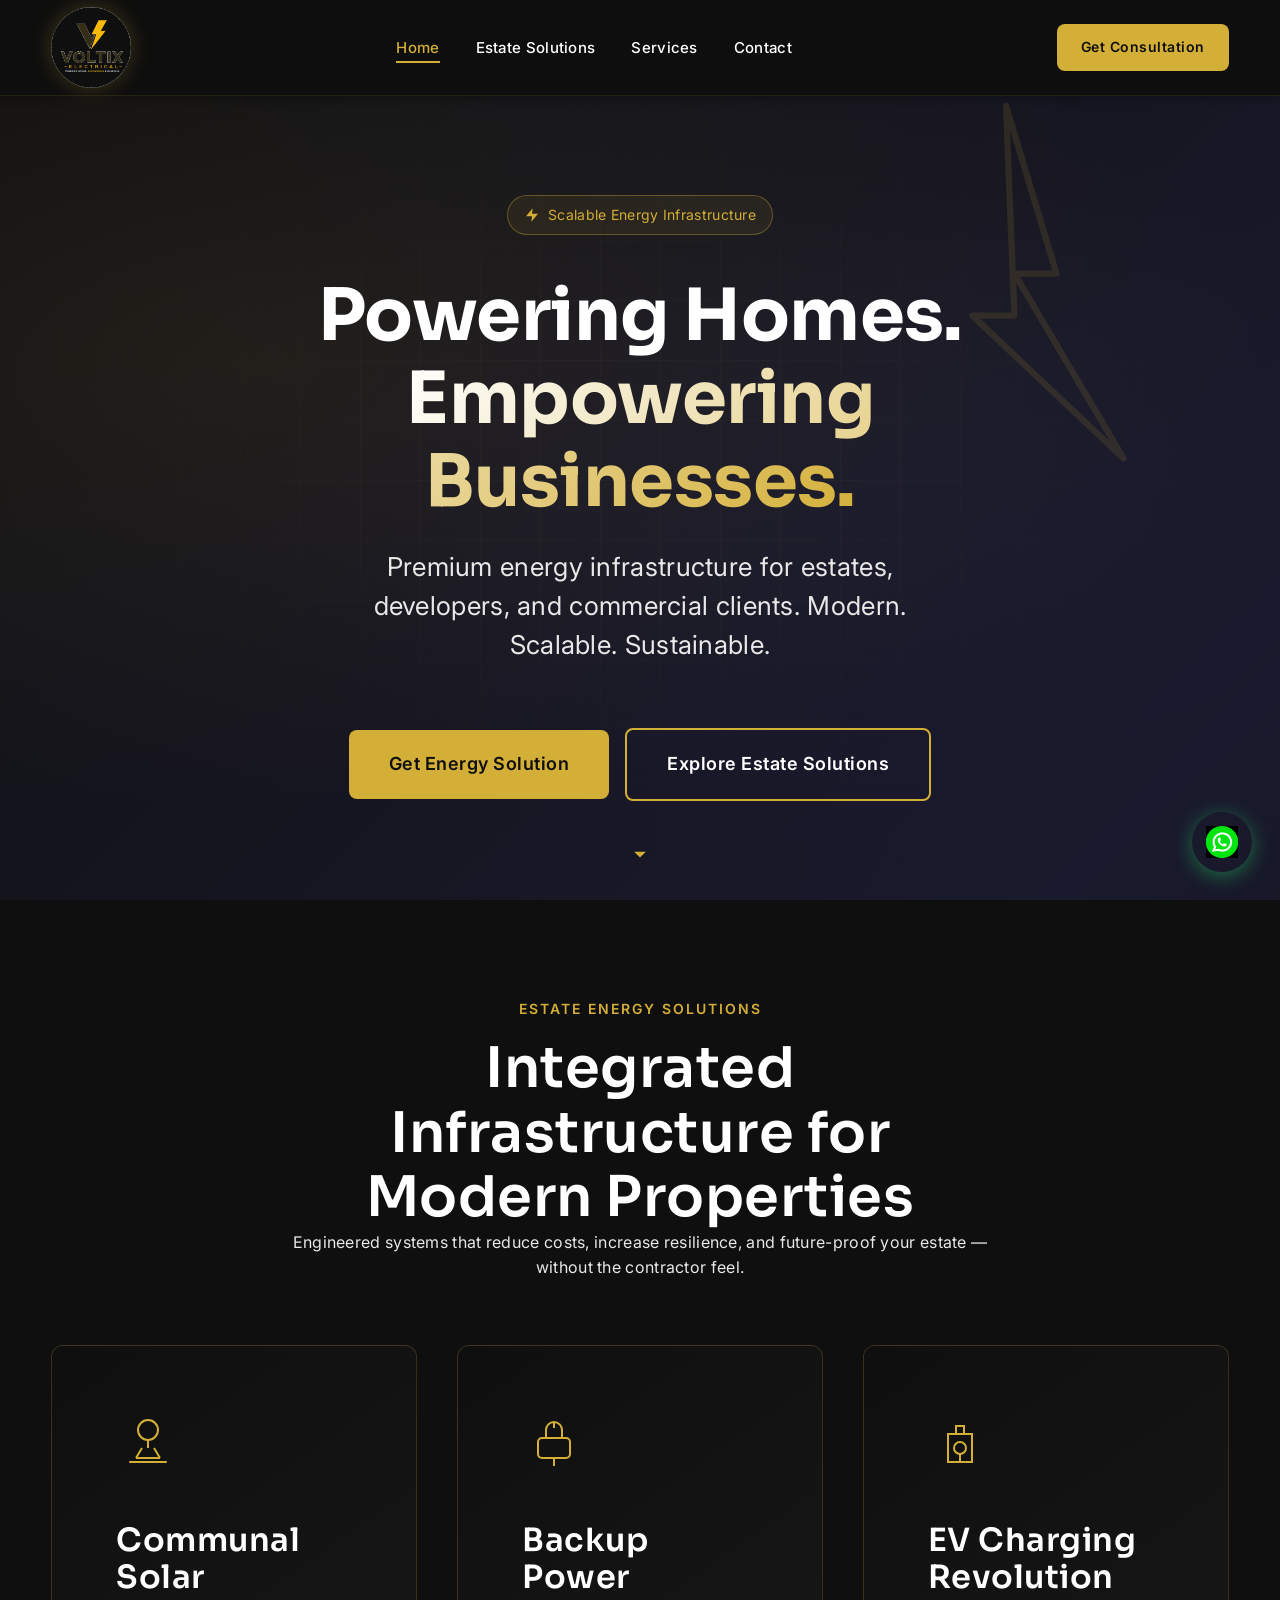
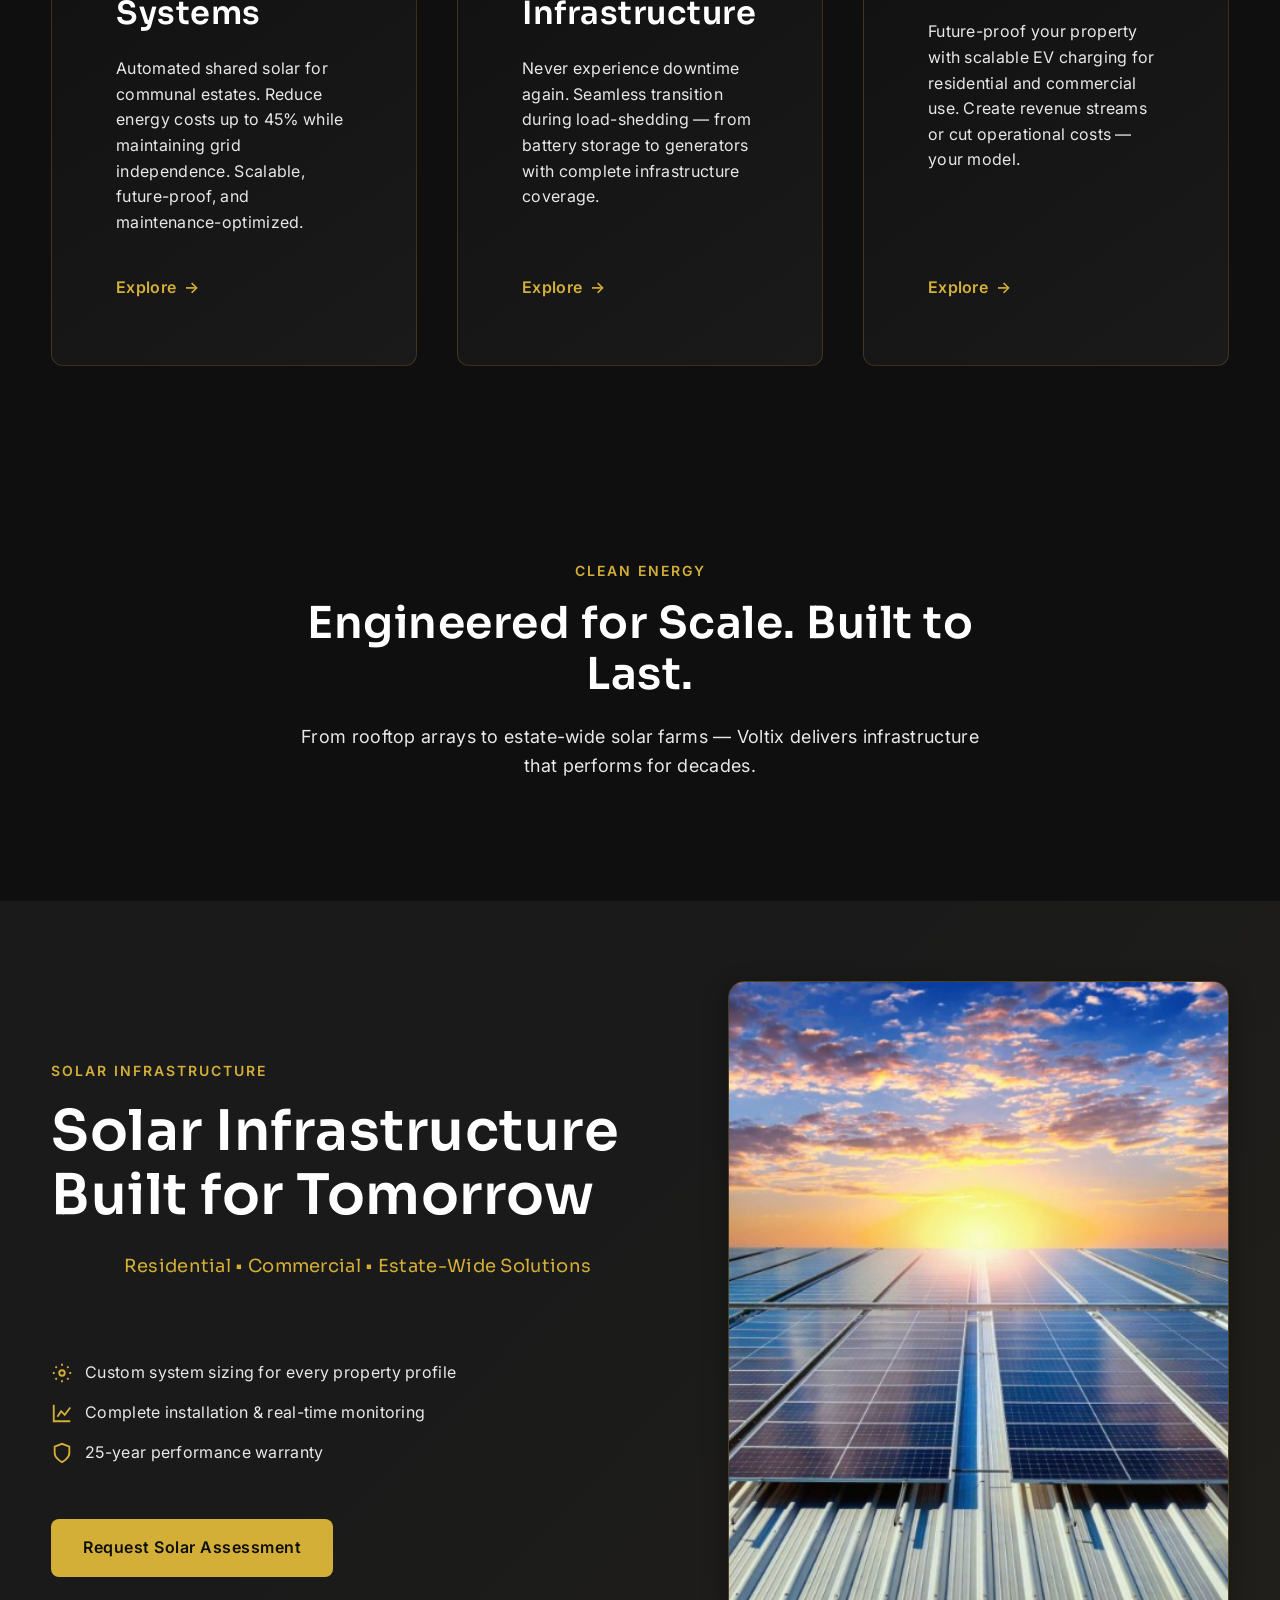
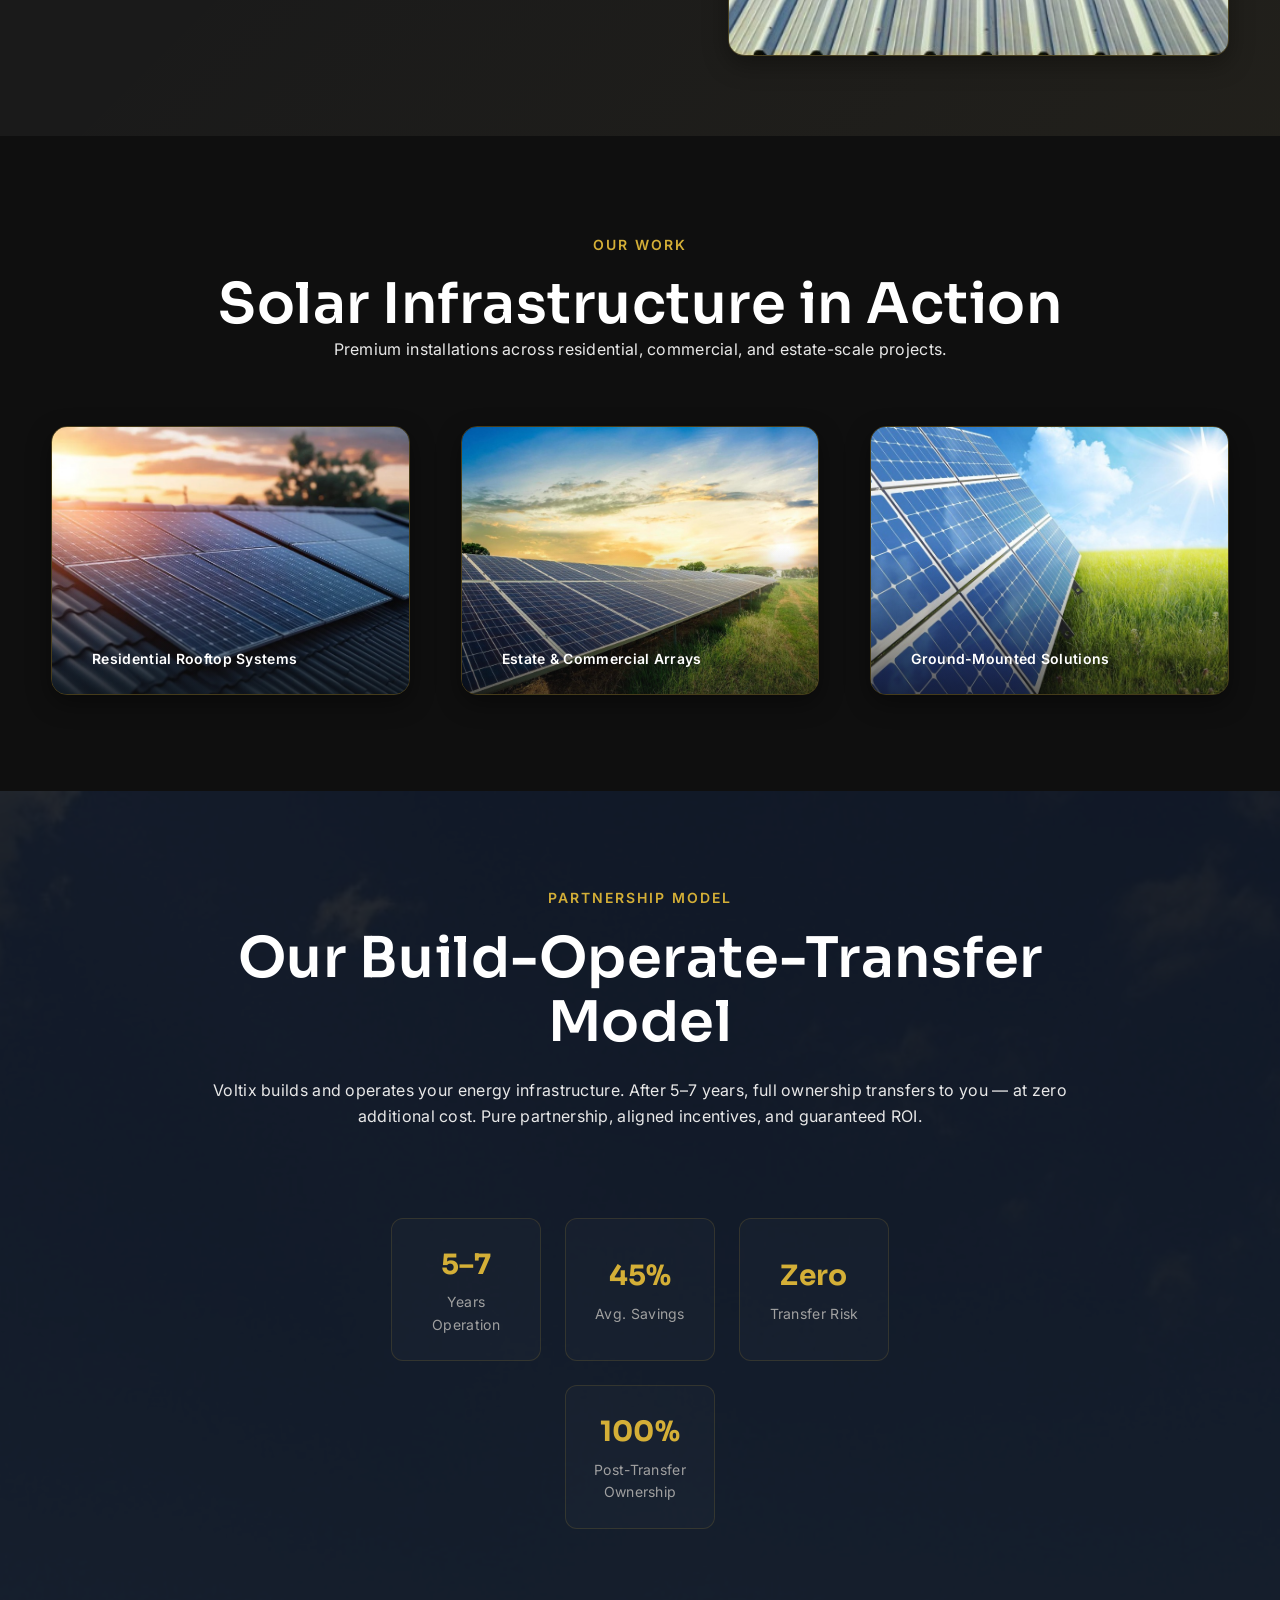
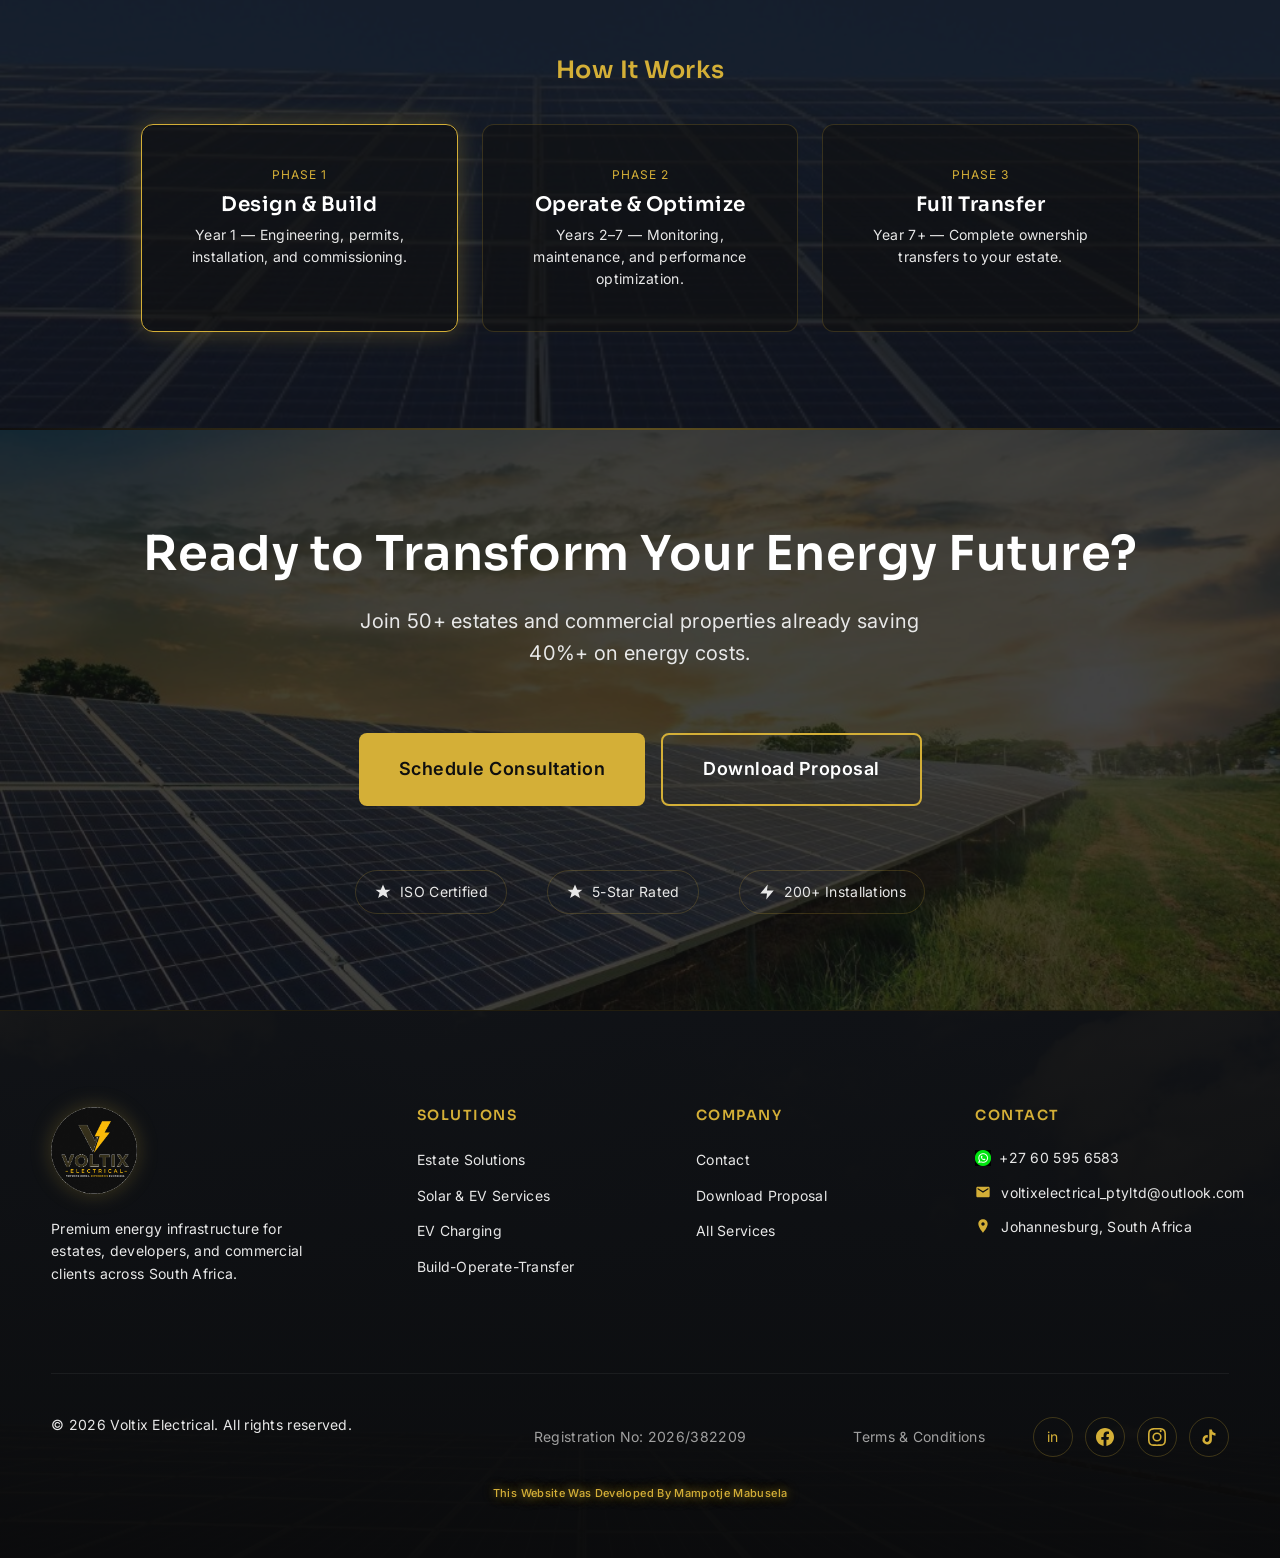
<file: index.html>
<!DOCTYPE html>
<html lang="en">
<head>
  <meta charset="UTF-8">
  <meta name="viewport" content="width=device-width, initial-scale=1.0">
  <meta name="description" content="Voltix Electrical — Premium energy infrastructure for estates, developers, and commercial clients. Solar, backup power, EV charging, and estate-wide solutions.">
  <meta name="theme-color" content="#0F0F0F">
  <link rel="canonical" href="https://voltixelectrical.business/">
  <title>Voltix Electrical | Premium Energy Infrastructure</title>
  <link rel="icon" href="data:image/svg+xml,%3Csvg xmlns='http://www.w3.org/2000/svg' viewBox='0 0 100 100'%3E%3Ccircle cx='50' cy='50' r='45' fill='%230F0F0F' stroke='%23D4AF37' stroke-width='3'/%3E%3Ctext x='50' y='62' font-size='36' font-weight='bold' text-anchor='middle' fill='%23D4AF37'%3EV%3C/text%3E%3C/svg%3E">
  <link rel="stylesheet" href="css/variables.css">
  <link rel="stylesheet" href="css/reset.css">
  <link rel="stylesheet" href="css/global.css">
  <link rel="stylesheet" href="css/navigation.css">
  <link rel="stylesheet" href="css/footer.css">
  <link rel="stylesheet" href="css/hero.css">
  <link rel="stylesheet" href="css/sections.css">
  <link rel="stylesheet" href="css/animations.css">
  <link rel="stylesheet" href="css/layout-images.css">
</head>
<body>
  <nav class="navbar" aria-label="Main navigation">
    
    <div class="navbar-container">
      <a href="index.html" class="navbar-logo" aria-label="Voltix Home">
        <img src="assets/images/voltix-logo.png" alt="Voltix Electrical" class="logo-img" width="81" height="81">
      </a>
      <ul class="navbar-menu">
        <li><a href="index.html" class="nav-link active">Home</a></li>
        <li><a href="estate-solutions.html" class="nav-link">Estate Solutions</a></li>
        <li><a href="services.html" class="nav-link">Services</a></li>
        <li><a href="contact.html" class="nav-link">Contact</a></li>
      </ul>
      <a href="contact.html" class="btn btn-primary btn-sm navbar-cta">Get Consultation</a>
      <button class="mobile-menu-toggle" id="mobileMenuToggle" aria-label="Open menu">
        <span></span><span></span><span></span>
      </button>
    </div>
    
    <div class="mobile-menu" id="mobileMenu" role="dialog" aria-label="Mobile navigation">
      <button class="mobile-menu-close" id="mobileMenuClose" aria-label="Close menu">&times;</button>
      <ul class="mobile-menu-items">
        <li><a href="index.html" class="nav-link">Home</a></li>
        <li><a href="estate-solutions.html" class="nav-link">Estate Solutions</a></li>
        <li><a href="services.html" class="nav-link">Services</a></li>
        <li><a href="contact.html" class="nav-link">Contact</a></li>
        <li><a href="contact.html" class="btn btn-primary btn-lg" style="margin-top:16px;text-align:center;">Get Consultation</a></li>
      </ul>
    </div>
  </nav>

  <header class="hero" id="top">
    <div class="hero-background">
      <div class="hero-gradient"></div>
      <div class="hero-mesh"></div>
      <div class="hero-grid-lines"></div>
      <svg class="hero-lightning" viewBox="0 0 100 100" aria-hidden="true">
        <path d="M50 8 L62 48 L52 48 L78 92 L42 58 L52 58 Z" fill="none" stroke="#D4AF37" stroke-width="1.5" stroke-linejoin="round"/>
      </svg>
    </div>
    <div class="hero-content">
      <div class="hero-badge animate-fade-in">
        <svg width="16" height="16" viewBox="0 0 24 24" fill="currentColor" aria-hidden="true"><path d="M13 2L3 14h9l-1 8 10-12h-9l1-8z"/></svg>
        Scalable Energy Infrastructure
      </div>
      <h1 class="hero-title animate-fade-in delay-1">
        Powering Homes.<br><span class="highlight">Empowering Businesses.</span>
      </h1>
      <p class="hero-subtitle animate-fade-in delay-2">
        Premium energy infrastructure for estates, developers, and commercial clients. Modern. Scalable. Sustainable.
      </p>
      <div class="hero-buttons animate-fade-in delay-3">
        <a href="contact.html" class="btn btn-primary btn-lg">Get Energy Solution</a>
        <a href="estate-solutions.html" class="btn btn-secondary btn-lg">Explore Estate Solutions</a>
      </div>
    </div>
    <button class="scroll-indicator" type="button" aria-label="Scroll to content">
      <svg viewBox="0 0 24 24" width="28" height="28" aria-hidden="true"><path fill="currentColor" d="M7 10l5 5 5-5z"/></svg>
    </button>
  </header>

  <main>
    <section class="section section-dark" id="solutions">
      <div class="container">
        <div class="section-header centered">
          <span class="section-label">Estate Energy Solutions</span>
          <h2>Integrated Infrastructure for Modern Properties</h2>
          <p>Engineered systems that reduce costs, increase resilience, and future-proof your estate — without the contractor feel.</p>
        </div>
        <div class="grid-3">
          <article class="service-card">
            
            <div class="card-icon" aria-hidden="true">
              <svg viewBox="0 0 64 64" width="64" height="64" fill="none" stroke="currentColor" stroke-width="2">
                <circle cx="32" cy="20" r="10"/><path d="M32 30v8M20 48h24M26 38l-6 10M38 38l6 10"/><path d="M14 52h36" stroke-linecap="round"/>
              </svg>
            </div>
            <h3 class="card-title">Communal Solar Systems</h3>
            <p class="card-description">Automated shared solar for communal estates. Reduce energy costs up to 45% while maintaining grid independence. Scalable, future-proof, and maintenance-optimized.</p>
            <a href="estate-solutions.html#communal-solar" class="card-cta">Explore <span class="arrow">→</span></a>
          </article>
          <article class="service-card">
            <div class="card-icon" aria-hidden="true">
              <svg viewBox="0 0 64 64" width="64" height="64" fill="none" stroke="currentColor" stroke-width="2">
                <rect x="16" y="28" width="32" height="20" rx="4"/><path d="M24 28V20a8 8 0 0116 0v8"/><path d="M32 12v6M32 48v8"/>
              </svg>
            </div>
            <h3 class="card-title">Backup Power Infrastructure</h3>
            <p class="card-description">Never experience downtime again. Seamless transition during load-shedding — from battery storage to generators with complete infrastructure coverage.</p>
            <a href="estate-solutions.html#backup-power" class="card-cta">Explore <span class="arrow">→</span></a>
          </article>
          <article class="service-card">
            <div class="card-icon" aria-hidden="true">
              <svg viewBox="0 0 64 64" width="64" height="64" fill="none" stroke="currentColor" stroke-width="2">
                <path d="M20 24h24v28H20z"/><path d="M28 24V16h8v8"/><circle cx="32" cy="38" r="6"/><path d="M32 44v8"/>
              </svg>
            </div>
            <h3 class="card-title">EV Charging Revolution</h3>
            <p class="card-description">Future-proof your property with scalable EV charging for residential and commercial use. Create revenue streams or cut operational costs — your model.</p>
            <a href="estate-solutions.html#ev-charging" class="card-cta">Explore <span class="arrow">→</span></a>
          </article>
        </div>
      </div>
    </section>

    <section class="bg-banner bg-banner--farm" aria-label="Solar energy at scale">
      <div class="bg-banner-content">
        <span class="section-label">Clean Energy</span>
        <h2>Engineered for Scale. Built to Last.</h2>
        <p>From rooftop arrays to estate-wide solar farms — Voltix delivers infrastructure that performs for decades.</p>
      </div>
    </section>

    <section class="solar-section section" id="solar">
      <div class="container split-section">
        <div class="split-content">
          <span class="section-label">Solar Infrastructure</span>
          <h2>Solar Infrastructure Built for Tomorrow</h2>
          <p class="gold-sub">Residential • Commercial • Estate-Wide Solutions</p>
          <ul class="feature-list">
            <li><svg class="icon" viewBox="0 0 24 24" fill="none" stroke="currentColor" stroke-width="2"><circle cx="12" cy="12" r="3"/><path d="M12 2v2M12 20v2M4.9 4.9l1.4 1.4M17.7 17.7l1.4 1.4M2 12h2M20 12h2M4.9 19.1l1.4-1.4M17.7 6.3l1.4-1.4"/></svg> Custom system sizing for every property profile</li>
            <li><svg class="icon" viewBox="0 0 24 24" fill="none" stroke="currentColor" stroke-width="2"><path d="M3 3v18h18"/><path d="M7 16l4-6 4 4 6-8"/></svg> Complete installation &amp; real-time monitoring</li>
            <li><svg class="icon" viewBox="0 0 24 24" fill="none" stroke="currentColor" stroke-width="2"><path d="M12 22s8-4 8-10V5l-8-3-8 3v7c0 6 8 10 8 10z"/></svg> 25-year performance warranty</li>
          </ul>
          <a href="services.html" class="btn btn-primary">Request Solar Assessment</a>
        </div>
        <div class="split-image">
          <img src="assets/images/solar-rooftop-commercial.png" alt="Commercial solar panels on rooftop at sunset" width="900" height="675" loading="lazy">
        </div>
      </div>
    </section>

    <section class="showcase-section section-dark" aria-label="Solar installations gallery">
      <div class="container section-header centered">
        <span class="section-label">Our Work</span>
        <h2>Solar Infrastructure in Action</h2>
        <p>Premium installations across residential, commercial, and estate-scale projects.</p>
      </div>
      <div class="showcase-row">
        <figure class="image-frame">
          <img src="assets/images/solar-residential-roof.png" alt="Residential rooftop solar installation" loading="lazy">
          <figcaption>Residential Rooftop Systems</figcaption>
        </figure>
        <figure class="image-frame">
          <img src="assets/images/solar-sunset-field.png" alt="Solar farm at sunset" loading="lazy">
          <figcaption>Estate &amp; Commercial Arrays</figcaption>
        </figure>
        <figure class="image-frame">
          <img src="assets/images/solar-grass-sun.png" alt="Ground-mounted solar panels in green field" loading="lazy">
          <figcaption>Ground-Mounted Solutions</figcaption>
        </figure>
      </div>
    </section>

    <section class="section bot-section section-has-bg section-has-bg--panorama" id="bot">
      <div class="container bot-grid">
        
        <div class="split-content">
          <span class="section-label">Partnership Model</span>
          <h2>Our Build-Operate-Transfer Model</h2>
          <p>Voltix builds and operates your energy infrastructure. After 5–7 years, full ownership transfers to you — at zero additional cost. Pure partnership, aligned incentives, and guaranteed ROI.</p>
          <div class="metrics-row">
            <div class="metric-card"><div class="metric-value">5–7</div><div class="metric-label">Years Operation</div></div>
            <div class="metric-card"><div class="metric-value">45%</div><div class="metric-label">Avg. Savings</div></div>
            <div class="metric-card"><div class="metric-value">Zero</div><div class="metric-label">Transfer Risk</div></div>
            <div class="metric-card"><div class="metric-value">100%</div><div class="metric-label">Post-Transfer Ownership</div></div>
          </div>
        </div>
        <div>
          <h3 class="text-gold" style="margin-bottom:24px;font-size:24px;">How It Works</h3>
          <div class="timeline">
            <div class="timeline-phase active">
              <div class="phase-num">Phase 1</div>
              <h4>Design &amp; Build</h4>
              <p>Year 1 — Engineering, permits, installation, and commissioning.</p>
            </div>
            <div class="timeline-phase">
              <div class="phase-num">Phase 2</div>
              <h4>Operate &amp; Optimize</h4>
              <p>Years 2–7 — Monitoring, maintenance, and performance optimization.</p>
            </div>
            <div class="timeline-phase">
              
              
              <div class="phase-num">Phase 3</div>
              <h4>Full Transfer</h4>
              <p>Year 7+ — Complete ownership transfers to your estate.</p>
            </div>
          </div>
        </div>
      </div>
    </section>

    <section class="cta-band section has-bg">
      <div class="container">
        <h2>Ready to Transform Your Energy Future?</h2>
        <p class="subtitle">Join 50+ estates and commercial properties already saving 40%+ on energy costs.</p>
        <div class="cta-buttons">
          <a href="contact.html" class="btn btn-primary btn-lg">Schedule Consultation</a>
          <a href="assets/Voltix-Proposal.pdf" class="btn btn-secondary btn-lg proposal-download" download="Voltix-Estate-Proposal.pdf">Download Proposal</a>
        </div>
        <div class="trust-badges">
          <div class="trust-badge"><svg width="18" height="18" viewBox="0 0 24 24" fill="currentColor"><path d="M12 2l3 7h7l-5.5 4 2 7L12 16l-6.5 4 2-7L2 9h7z"/></svg> ISO Certified</div>
          <div class="trust-badge"><svg width="18" height="18" viewBox="0 0 24 24" fill="currentColor"><path d="M12 2l3 7h7l-5.5 4 2 7L12 16l-6.5 4 2-7L2 9h7z"/></svg> 5-Star Rated</div>
          
          <div class="trust-badge"><svg width="18" height="18" viewBox="0 0 24 24" fill="currentColor"><path d="M13 2L3 14h9l-1 8 10-12h-9l1-8z"/></svg> 200+ Installations</div>
        </div>
      </div>
    </section>
  </main>

  <footer class="footer footer-visual">
    <div class="container">
      
      <div class="footer-grid">
        <div class="footer-brand">
          <a href="index.html" class="navbar-logo">
            <img src="assets/images/voltix-logo.png" alt="Voltix Electrical" class="logo-img" width="74" height="74">
          </a>
          <p>Premium energy infrastructure for estates, developers, and commercial clients across South Africa.</p>
        </div>
        <div>
          <h4 class="footer-heading">Solutions</h4>
          <ul class="footer-links">
            <li><a href="estate-solutions.html">Estate Solutions</a></li>
            <li><a href="services.html">Solar &amp; EV Services</a></li>
            <li><a href="estate-solutions.html#ev-charging">EV Charging</a></li>
            <li><a href="index.html#bot">Build-Operate-Transfer</a></li>
          </ul>
        </div>
        <div>
          <h4 class="footer-heading">Company</h4>
          <ul class="footer-links">
            <li><a href="contact.html">Contact</a></li>
            <li><a href="assets/Voltix-Proposal.pdf" class="proposal-download" download="Voltix-Estate-Proposal.pdf">Download Proposal</a></li>
            <li><a href="services.html">All Services</a></li>
          </ul>
        </div>
        <div>
          <h4 class="footer-heading">Contact</h4>
          <ul class="footer-contact">
            <li><a href="https://wa.me/27605956583" class="footer-whatsapp-link" target="_blank" rel="noopener noreferrer"><img src="assets/images/whatsapp-icon.png" alt="" class="whatsapp-icon" width="16" height="16" aria-hidden="true">+27 60 595 6583</a></li>
            <li><svg width="16" height="16" viewBox="0 0 24 24" fill="currentColor"><path d="M20 4H4c-1.1 0-2 .9-2 2v12c0 1.1.9 2 2 2h16c1.1 0 2-.9 2-2V6c0-1.1-.9-2-2-2zm0 4l-8 5-8-5V6l8 5 8-5v2z"/></svg> <a href="mailto:voltixelectrical_ptyltd@outlook.com">voltixelectrical_ptyltd@outlook.com</a></li>
            <li><svg width="16" height="16" viewBox="0 0 24 24" fill="currentColor"><path d="M12 2C8.1 2 5 5.1 5 9c0 5.2 7 13 7 13s7-7.8 7-13c0-3.9-3.1-7-7-7zm0 9.5c-1.4 0-2.5-1.1-2.5-2.5S10.6 6.5 12 6.5s2.5 1.1 2.5 2.5S13.4 11.5 12 11.5z"/></svg> Johannesburg, South Africa</li>
          </ul>
        </div>
      </div>
      <div class="footer-bottom">
        <p>&copy; <span id="currentYear"></span> Voltix Electrical. All rights reserved.</p>
        <p class="footer-reg">Registration No: 2026/382209</p>
        <div class="footer-legal">
          <a href="terms-and-conditions.html">Terms &amp; Conditions</a>
        </div>
        <div class="footer-social">
          <a href="https://linkedin.com" target="_blank" rel="noopener noreferrer" aria-label="LinkedIn">in</a>
          <a href="https://www.facebook.com/share/18ZhwiWTwy/?mibextid=wwXIfr" target="_blank" rel="noopener noreferrer" aria-label="Facebook">
            <svg viewBox="0 0 24 24" fill="currentColor" width="18" height="18" aria-hidden="true"><path d="M24 12.073c0-6.627-5.373-12-12-12s-12 5.373-12 12c0 5.99 4.388 10.954 10.125 11.854v-8.385H7.078v-3.47h3.047V9.43c0-3.007 1.792-4.669 4.533-4.669 1.312 0 2.686.235 2.686.235v2.953H15.83c-1.491 0-1.956.925-1.956 1.874v2.25h3.328l-.532 3.47h-2.796v8.385C19.612 23.027 24 18.062 24 12.073z"/></svg>
          </a>
          <a href="https://www.instagram.com/voltix_electrical_pty?igsh=azE3eWN5cmJxajRw&amp;utm_source=qr" target="_blank" rel="noopener noreferrer" aria-label="Instagram">
            <svg viewBox="0 0 24 24" fill="currentColor" width="18" height="18" aria-hidden="true"><path d="M12 2.163c3.204 0 3.584.012 4.85.07 3.252.148 4.771 1.691 4.919 4.919.058 1.265.069 1.645.069 4.849 0 3.205-.012 3.584-.069 4.849-.149 3.225-1.664 4.771-4.919 4.919-1.266.058-1.644.07-4.85.07-3.204 0-3.584-.012-4.849-.07-3.26-.149-4.771-1.699-4.919-4.92-.058-1.265-.07-1.644-.07-4.849 0-3.204.013-3.583.07-4.849.149-3.227 1.664-4.771 4.919-4.919 1.266-.057 1.645-.069 4.849-.069zM12 0C8.741 0 8.333.014 7.053.072 2.695.272.273 2.69.073 7.052.014 8.333 0 8.741 0 12c0 3.259.014 3.668.072 4.948.2 4.358 2.618 6.78 6.98 6.98 1.281.058 1.689.072 4.948.072 3.259 0 3.668-.014 4.948-.072 4.354-.2 6.782-2.618 6.979-6.98.059-1.28.073-1.689.073-4.948 0-3.259-.014-3.667-.072-4.947-.196-4.354-2.617-6.78-6.979-6.98C15.668.014 15.259 0 12 0zm0 5.838a6.162 6.162 0 100 12.324 6.162 6.162 0 000-12.324zM12 16a4 4 0 110-8 4 4 0 010 8zm6.406-11.845a1.44 1.44 0 11-2.881.001 1.44 1.44 0 012.881-.001z"/></svg>
          </a>
          <a href="https://www.tiktok.com/@voltixelectrical_" target="_blank" rel="noopener noreferrer" aria-label="TikTok">
            <svg viewBox="0 0 24 24" fill="currentColor" width="18" height="18" aria-hidden="true"><path d="M19.59 6.69a4.83 4.83 0 01-3.77-4.25V2h-3.45v13.67a2.89 2.89 0 01-5.2 1.74 2.89 2.89 0 012.31-4.64 2.93 2.93 0 01.88.13V9.4a6.84 6.84 0 00-1-.05A6.33 6.33 0 005 20.1a6.34 6.34 0 0010.86-4.43v-7a8.16 8.16 0 004.77 1.52v-3.4a4.85 4.85 0 01-1-.1z"/></svg>
          </a>
        </div>
      </div>
      <p class="footer-credit">This Website Was Developed By Mampotje Mabusela</p>
    </div>
  </footer>

  <a href="https://wa.me/27605956583?text=Hi%20Voltix%2C%20I%27d%20like%20to%20know%20more%20about%20your%20energy%20solutions" class="whatsapp-float" target="_blank" rel="noopener noreferrer" aria-label="Chat on WhatsApp">
    <img src="assets/images/whatsapp-icon.png" alt="" class="whatsapp-icon" width="32" height="32" aria-hidden="true">
  </a>

  <script src="js/navigation.js"></script>
  <script src="js/scroll-animations.js"></script>
  <script src="js/main.js"></script>
</body>
</html>
</file>
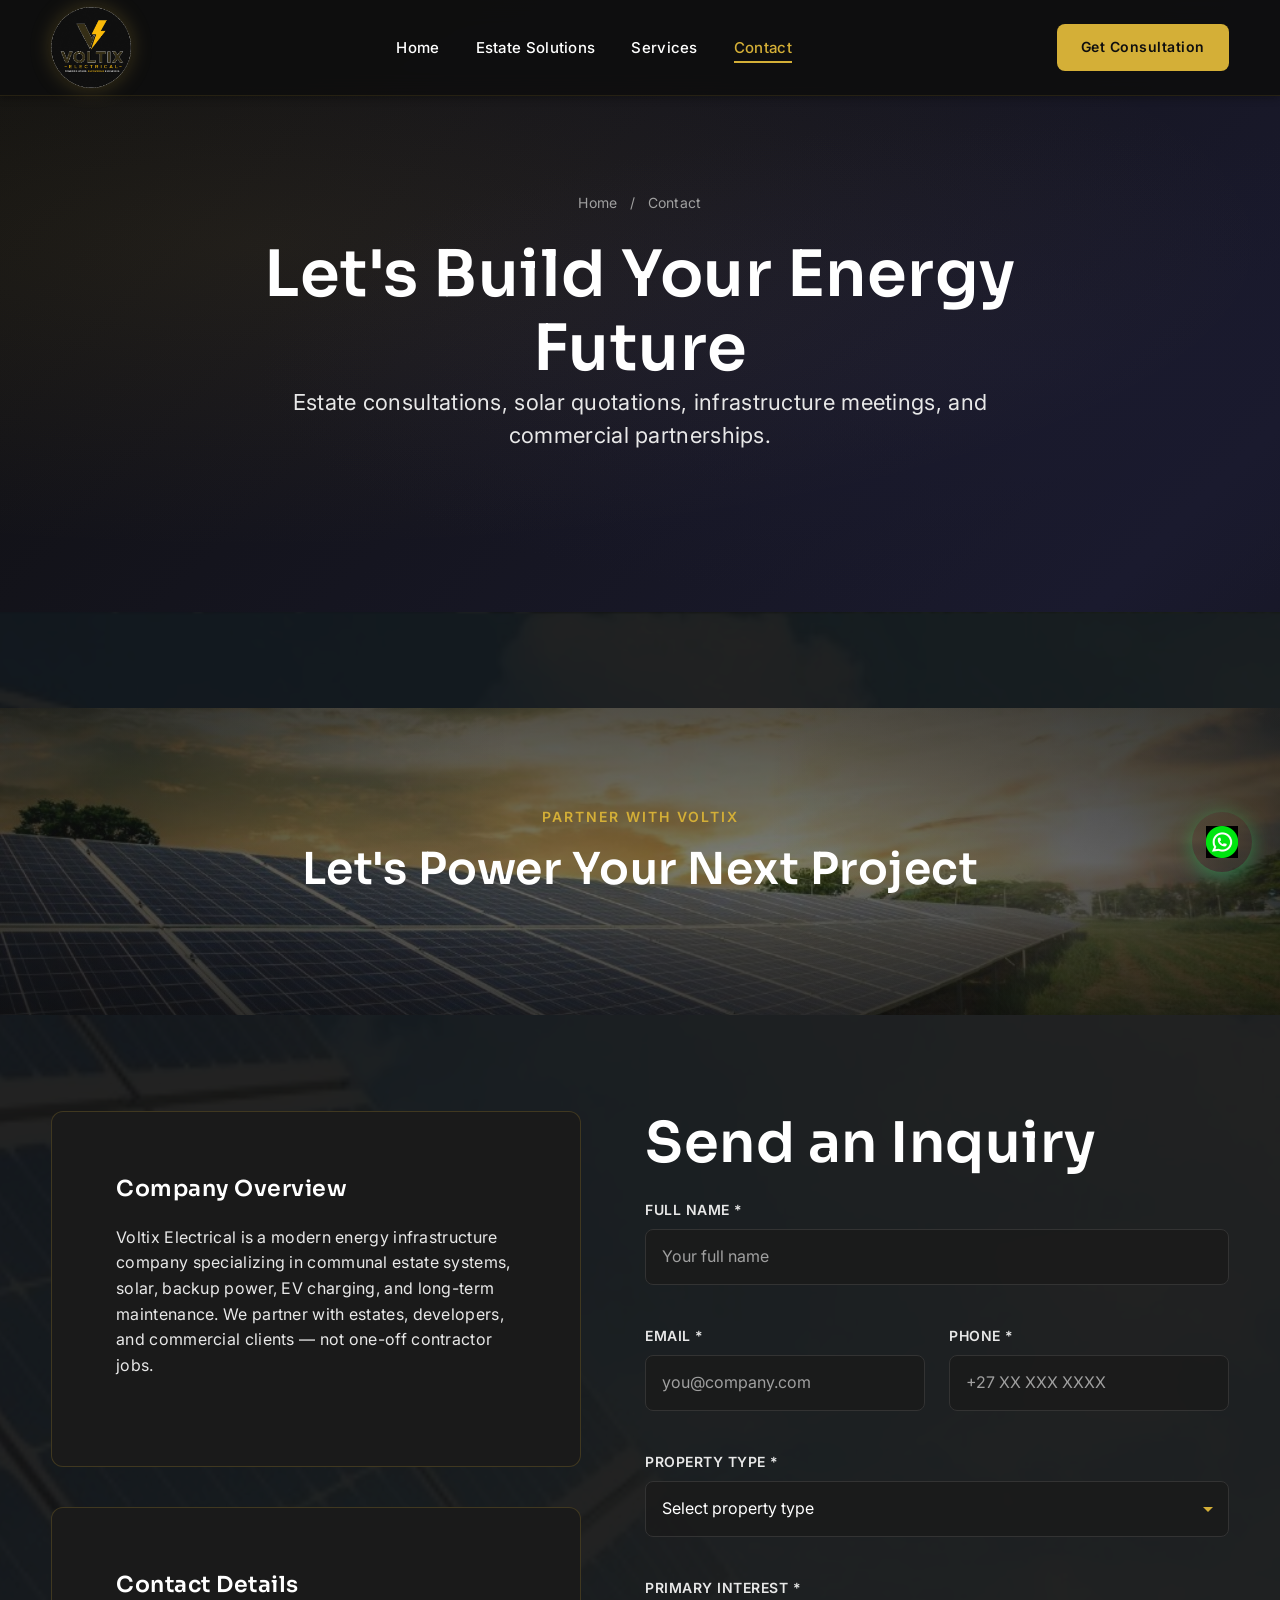
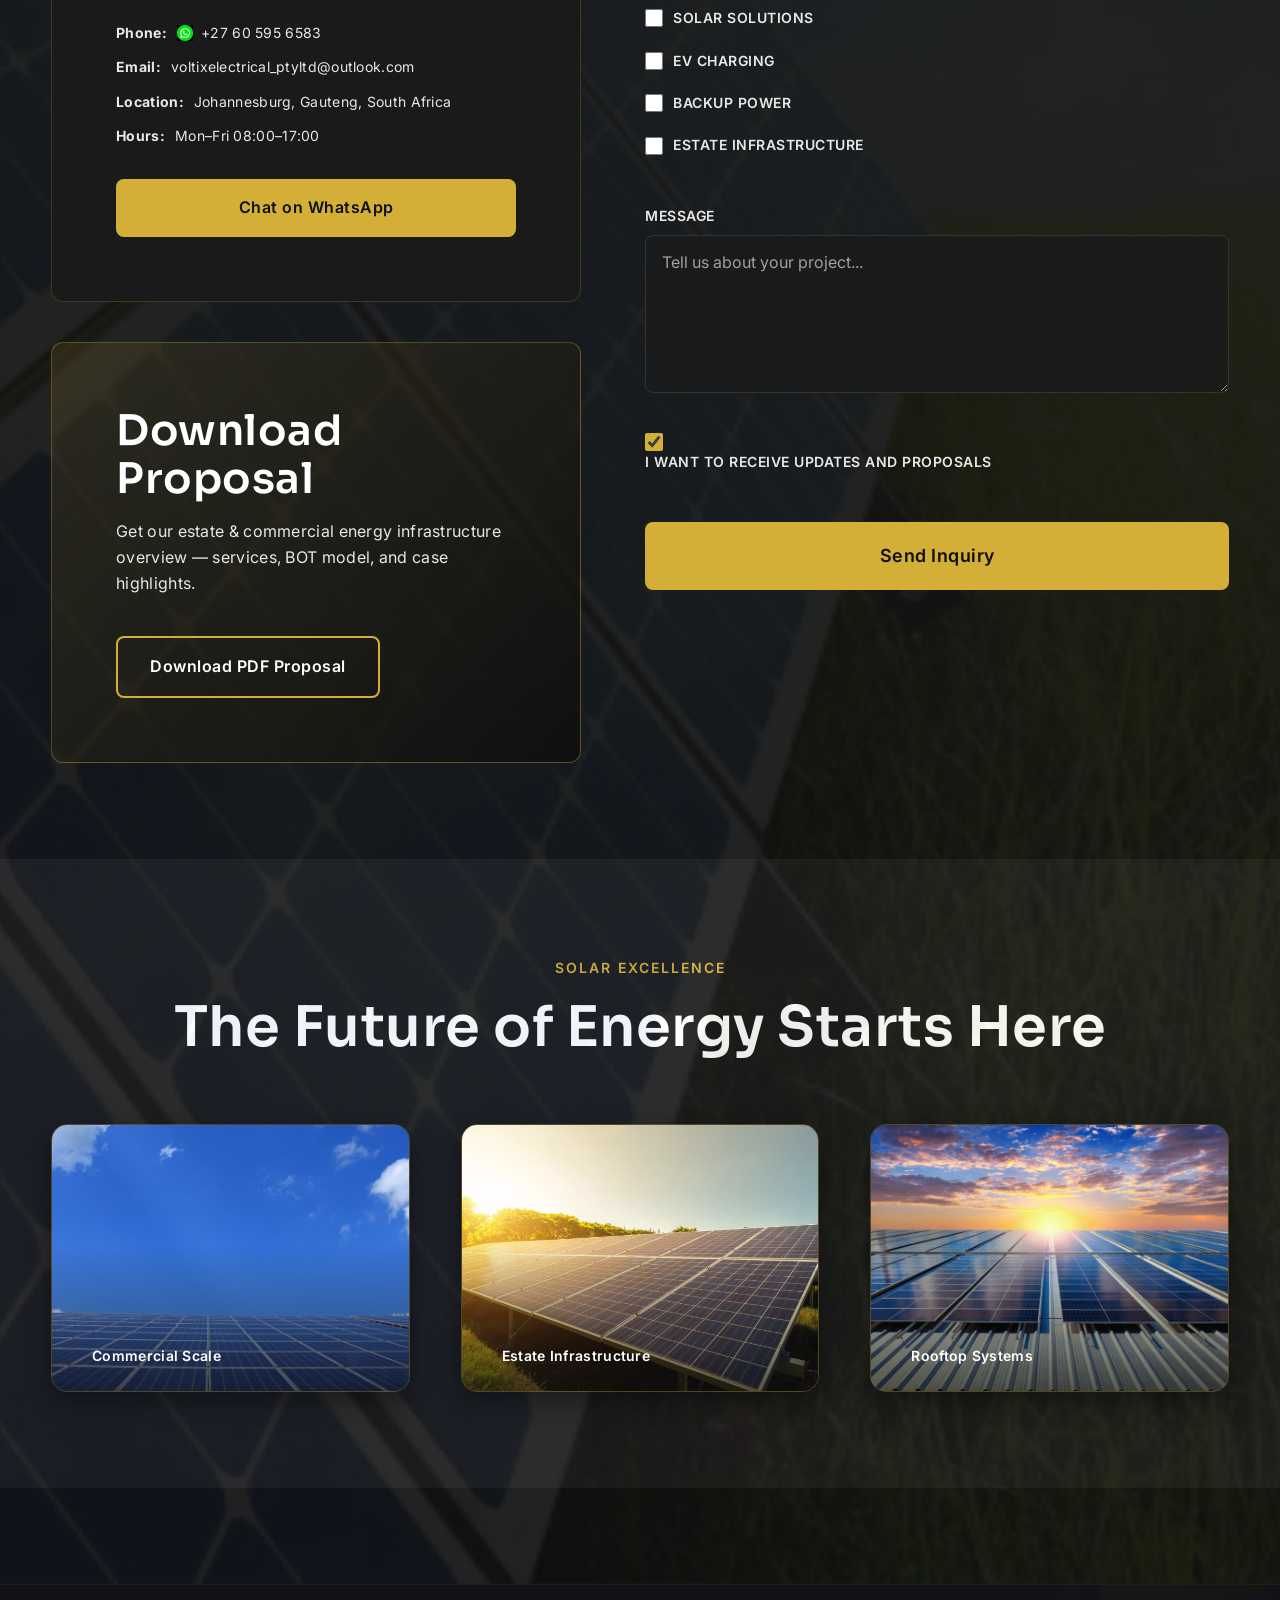
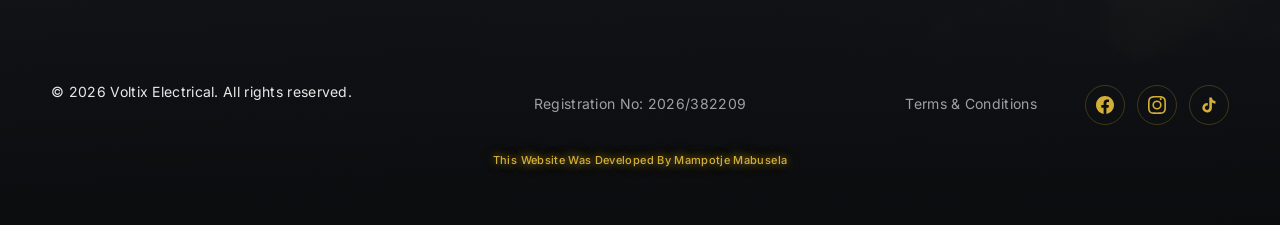
<file: contact.html>
<!DOCTYPE html>
<html lang="en">
<head>
  <meta charset="UTF-8">
  <meta name="viewport" content="width=device-width, initial-scale=1.0">
  <meta name="description" content="Contact Voltix Electrical — estate consultations, solar quotes, infrastructure meetings, and commercial partnerships.">
  <link rel="canonical" href="https://voltixelectrical.business/contact.html">
  <title>Contact | Voltix Electrical</title>
  <link rel="icon" href="data:image/svg+xml,%3Csvg xmlns='http://www.w3.org/2000/svg' viewBox='0 0 100 100'%3E%3Ccircle cx='50' cy='50' r='45' fill='%230F0F0F' stroke='%23D4AF37' stroke-width='3'/%3E%3Ctext x='50' y='62' font-size='36' font-weight='bold' text-anchor='middle' fill='%23D4AF37'%3EV%3C/text%3E%3C/svg%3E">
  <link rel="stylesheet" href="css/variables.css">
  <link rel="stylesheet" href="css/reset.css">
  <link rel="stylesheet" href="css/global.css">
  <link rel="stylesheet" href="css/navigation.css">
  <link rel="stylesheet" href="css/footer.css">
  <link rel="stylesheet" href="css/hero.css">
  <link rel="stylesheet" href="css/sections.css">
  <link rel="stylesheet" href="css/animations.css">
  <link rel="stylesheet" href="css/form.css">
  <link rel="stylesheet" href="css/layout-images.css">
</head>
<body>
  <nav class="navbar" aria-label="Main navigation">
    <div class="navbar-container">
      <a href="index.html" class="navbar-logo" aria-label="Voltix Home">
        <img src="assets/images/voltix-logo.png" alt="Voltix Electrical" class="logo-img" width="81" height="81">
      </a>
      <ul class="navbar-menu">
        <li><a href="index.html" class="nav-link">Home</a></li>
        <li><a href="estate-solutions.html" class="nav-link">Estate Solutions</a></li>
        <li><a href="services.html" class="nav-link">Services</a></li>
        <li><a href="contact.html" class="nav-link active">Contact</a></li>
      </ul>
      <a href="contact.html" class="btn btn-primary btn-sm navbar-cta">Get Consultation</a>
      <button class="mobile-menu-toggle" id="mobileMenuToggle" aria-label="Open menu"><span></span><span></span><span></span></button>
    </div>
    
    <div class="mobile-menu" id="mobileMenu">
      <button class="mobile-menu-close" id="mobileMenuClose" aria-label="Close menu">&times;</button>
      <ul class="mobile-menu-items">
        <li><a href="index.html" class="nav-link">Home</a></li>
        <li><a href="estate-solutions.html" class="nav-link">Estate Solutions</a></li>
        <li><a href="services.html" class="nav-link">Services</a></li>
        <li><a href="contact.html" class="nav-link">Contact</a></li>
      </ul>
    </div>
  </nav>

  <header class="page-hero page-hero--estate-centered">
    <div class="hero-background"><div class="hero-gradient"></div><div class="hero-mesh"></div></div>
    <div class="hero-content container">
      <p class="breadcrumb"><a href="index.html">Home</a> <span>/</span> Contact</p>
      <h1>Let's Build Your Energy Future</h1>
      <p class="hero-subtitle">Estate consultations, solar quotations, infrastructure meetings, and commercial partnerships.</p>
    </div>
  </header>

  <main class="section contact-main-bg">
    <section class="bg-banner bg-banner--sunset" aria-label="Contact Voltix" style="min-height:28vh;">
      <div class="bg-banner-content">
        <span class="section-label">Partner With Voltix</span>
        <h2>Let's Power Your Next Project</h2>
      </div>
    </section>
    <div class="container contact-grid" style="padding-top:var(--spacing-2xl);padding-bottom:var(--spacing-2xl);">
      <div>
        <div class="contact-info-card">
          <h3>Company Overview</h3>
          <p>Voltix Electrical is a modern energy infrastructure company specializing in communal estate systems, solar, backup power, EV charging, and long-term maintenance. We partner with estates, developers, and commercial clients — not one-off contractor jobs.</p>
        </div>
        <div class="contact-info-card">
          <h3>Contact Details</h3>
          <ul class="footer-contact" style="list-style:none;">
            <li><strong>Phone:</strong> <a href="https://wa.me/27605956583" class="footer-whatsapp-link" target="_blank" rel="noopener noreferrer"><img src="assets/images/whatsapp-icon.png" alt="" class="whatsapp-icon" width="16" height="16" aria-hidden="true">+27 60 595 6583</a></li>
            <li><strong>Email:</strong> <a href="mailto:voltixelectrical_ptyltd@outlook.com">voltixelectrical_ptyltd@outlook.com</a></li>
            <li><strong>Location:</strong> Johannesburg, Gauteng, South Africa</li>
            <li><strong>Hours:</strong> Mon–Fri 08:00–17:00</li>
          </ul>
          <a href="https://wa.me/27605956583?text=Hi%20Voltix%2C%20I%27d%20like%20to%20schedule%20a%20consultation" class="btn btn-primary" style="margin-top:20px;width:100%;" target="_blank" rel="noopener">Chat on WhatsApp</a>
        </div>
        <div class="download-card" id="proposal">
          <h3>Download Proposal</h3>
          <p>Get our estate &amp; commercial energy infrastructure overview — services, BOT model, and case highlights.</p>
          <a href="assets/Voltix-Proposal.pdf" class="btn btn-secondary proposal-download" style="margin-top:16px;" download="Voltix-Estate-Proposal.pdf">Download PDF Proposal</a>
        </div>
      </div>

      <div>
        <h2 style="margin-bottom:24px;">Send an Inquiry</h2>
        <form class="contact-form" id="contactForm" novalidate>
          <div class="form-group">
            <label for="name">Full Name *</label>
            <input type="text" id="name" name="name" required placeholder="Your full name">
            <span class="error-message" id="nameError"></span>
          </div>
          <div class="form-row">
            <div class="form-group">
              <label for="email">Email *</label>
              <input type="email" id="email" name="email" required placeholder="you@company.com">
              <span class="error-message" id="emailError"></span>
            </div>
            <div class="form-group">
              <label for="phone">Phone *</label>
              <input type="tel" id="phone" name="phone" required placeholder="+27 XX XXX XXXX">
              <span class="error-message" id="phoneError"></span>
            </div>
          </div>
          <div class="form-group">
            <label for="propertyType">Property Type *</label>
            <select id="propertyType" name="propertyType" required>
              <option value="">Select property type</option>
              <option value="residential">Residential Estate</option>
              <option value="commercial">Commercial</option>
              <option value="industrial">Industrial</option>
              <option value="other">Other</option>
            </select>
          </div>
          <div class="form-group checkbox-group">
            <label>Primary Interest *</label>
            <div class="checkboxes">
              <label class="checkbox-label"><input type="checkbox" name="interest" value="solar"> Solar Solutions</label>
              <label class="checkbox-label"><input type="checkbox" name="interest" value="ev-charging"> EV Charging</label>
              <label class="checkbox-label"><input type="checkbox" name="interest" value="backup-power"> Backup Power</label>
              <label class="checkbox-label"><input type="checkbox" name="interest" value="estate"> Estate Infrastructure</label>
            </div>
          </div>
          <div class="form-group">
            <label for="message">Message</label>
            <textarea id="message" name="message" rows="5" placeholder="Tell us about your project..."></textarea>
          </div>
          <div class="form-group checkbox">
            <input type="checkbox" id="subscribe" name="subscribe" checked>
            <label for="subscribe">I want to receive updates and proposals</label>
          </div>
          <button type="submit" class="btn btn-primary btn-lg" style="width:100%;">Send Inquiry</button>
          <div class="error-message form-submit-error" id="formSubmitError" role="alert"></div>
          <div class="form-message success-message" id="successMessage">Thank you! Your inquiry was sent to voltixelectrical_ptyltd@outlook.com. We will be in touch within 24 hours.</div>
        </form>
      </div>
    </div>

    <section class="showcase-section section-darker" style="padding-bottom:var(--spacing-2xl);">
      <div class="container section-header centered">
        <span class="section-label">Solar Excellence</span>
        <h2>The Future of Energy Starts Here</h2>
      </div>
      <div class="showcase-row">
        <figure class="image-frame">
          <img src="assets/images/solar-panorama-sky.png" alt="Solar panels under blue sky" loading="lazy">
          <figcaption>Commercial Scale</figcaption>
        </figure>
        <figure class="image-frame">
          <img src="assets/images/solar-farm-golden.png" alt="Solar farm golden hour" loading="lazy">
          <figcaption>Estate Infrastructure</figcaption>
        </figure>
        <figure class="image-frame">
          <img src="assets/images/solar-rooftop-commercial.png" alt="Rooftop solar sunset" loading="lazy">
          <figcaption>Rooftop Systems</figcaption>
        </figure>
      </div>
    </section>
  </main>

  <footer class="footer footer-visual">
    <div class="container">
      <div class="footer-bottom" style="border:none;padding-top:0;">
        <p>&copy; <span id="currentYear"></span> Voltix Electrical. All rights reserved.</p>
        <p class="footer-reg">Registration No: 2026/382209</p>
        <div class="footer-legal"><a href="terms-and-conditions.html">Terms &amp; Conditions</a></div>
        <div class="footer-social">
          <a href="https://www.facebook.com/share/18ZhwiWTwy/?mibextid=wwXIfr" target="_blank" rel="noopener noreferrer" aria-label="Facebook">
            <svg viewBox="0 0 24 24" fill="currentColor" width="18" height="18" aria-hidden="true"><path d="M24 12.073c0-6.627-5.373-12-12-12s-12 5.373-12 12c0 5.99 4.388 10.954 10.125 11.854v-8.385H7.078v-3.47h3.047V9.43c0-3.007 1.792-4.669 4.533-4.669 1.312 0 2.686.235 2.686.235v2.953H15.83c-1.491 0-1.956.925-1.956 1.874v2.25h3.328l-.532 3.47h-2.796v8.385C19.612 23.027 24 18.062 24 12.073z"/></svg>
          </a>
          <a href="https://www.instagram.com/voltix_electrical_pty?igsh=azE3eWN5cmJxajRw&amp;utm_source=qr" target="_blank" rel="noopener noreferrer" aria-label="Instagram">
            <svg viewBox="0 0 24 24" fill="currentColor" width="18" height="18" aria-hidden="true"><path d="M12 2.163c3.204 0 3.584.012 4.85.07 3.252.148 4.771 1.691 4.919 4.919.058 1.265.069 1.645.069 4.849 0 3.205-.012 3.584-.069 4.849-.149 3.225-1.664 4.771-4.919 4.919-1.266.058-1.644.07-4.85.07-3.204 0-3.584-.012-4.849-.07-3.26-.149-4.771-1.699-4.919-4.92-.058-1.265-.07-1.644-.07-4.849 0-3.204.013-3.583.07-4.849.149-3.227 1.664-4.771 4.919-4.919 1.266-.057 1.645-.069 4.849-.069zM12 0C8.741 0 8.333.014 7.053.072 2.695.272.273 2.69.073 7.052.014 8.333 0 8.741 0 12c0 3.259.014 3.668.072 4.948.2 4.358 2.618 6.78 6.98 6.98 1.281.058 1.689.072 4.948.072 3.259 0 3.668-.014 4.948-.072 4.354-.2 6.782-2.618 6.979-6.98.059-1.28.073-1.689.073-4.948 0-3.259-.014-3.667-.072-4.947-.196-4.354-2.617-6.78-6.979-6.98C15.668.014 15.259 0 12 0zm0 5.838a6.162 6.162 0 100 12.324 6.162 6.162 0 000-12.324zM12 16a4 4 0 110-8 4 4 0 010 8zm6.406-11.845a1.44 1.44 0 11-2.881.001 1.44 1.44 0 012.881-.001z"/></svg>
          </a>
          <a href="https://www.tiktok.com/@voltixelectrical_" target="_blank" rel="noopener noreferrer" aria-label="TikTok">
            <svg viewBox="0 0 24 24" fill="currentColor" width="18" height="18" aria-hidden="true"><path d="M19.59 6.69a4.83 4.83 0 01-3.77-4.25V2h-3.45v13.67a2.89 2.89 0 01-5.2 1.74 2.89 2.89 0 012.31-4.64 2.93 2.93 0 01.88.13V9.4a6.84 6.84 0 00-1-.05A6.33 6.33 0 005 20.1a6.34 6.34 0 0010.86-4.43v-7a8.16 8.16 0 004.77 1.52v-3.4a4.85 4.85 0 01-1-.1z"/></svg>
          </a>
        </div>
      </div>
      <p class="footer-credit">This Website Was Developed By Mampotje Mabusela</p>
    </div>
  </footer>

  <a href="https://wa.me/27605956583" class="whatsapp-float" target="_blank" rel="noopener noreferrer" aria-label="Chat on WhatsApp">
    <img src="assets/images/whatsapp-icon.png" alt="" class="whatsapp-icon" width="32" height="32" aria-hidden="true">
  </a>
  <script src="js/navigation.js"></script>
  <script src="js/scroll-animations.js"></script>
  <script src="js/site-config.js"></script>
  <script src="js/form-handler.js"></script>
  <script src="js/main.js"></script>
</body>
</html>
</file>
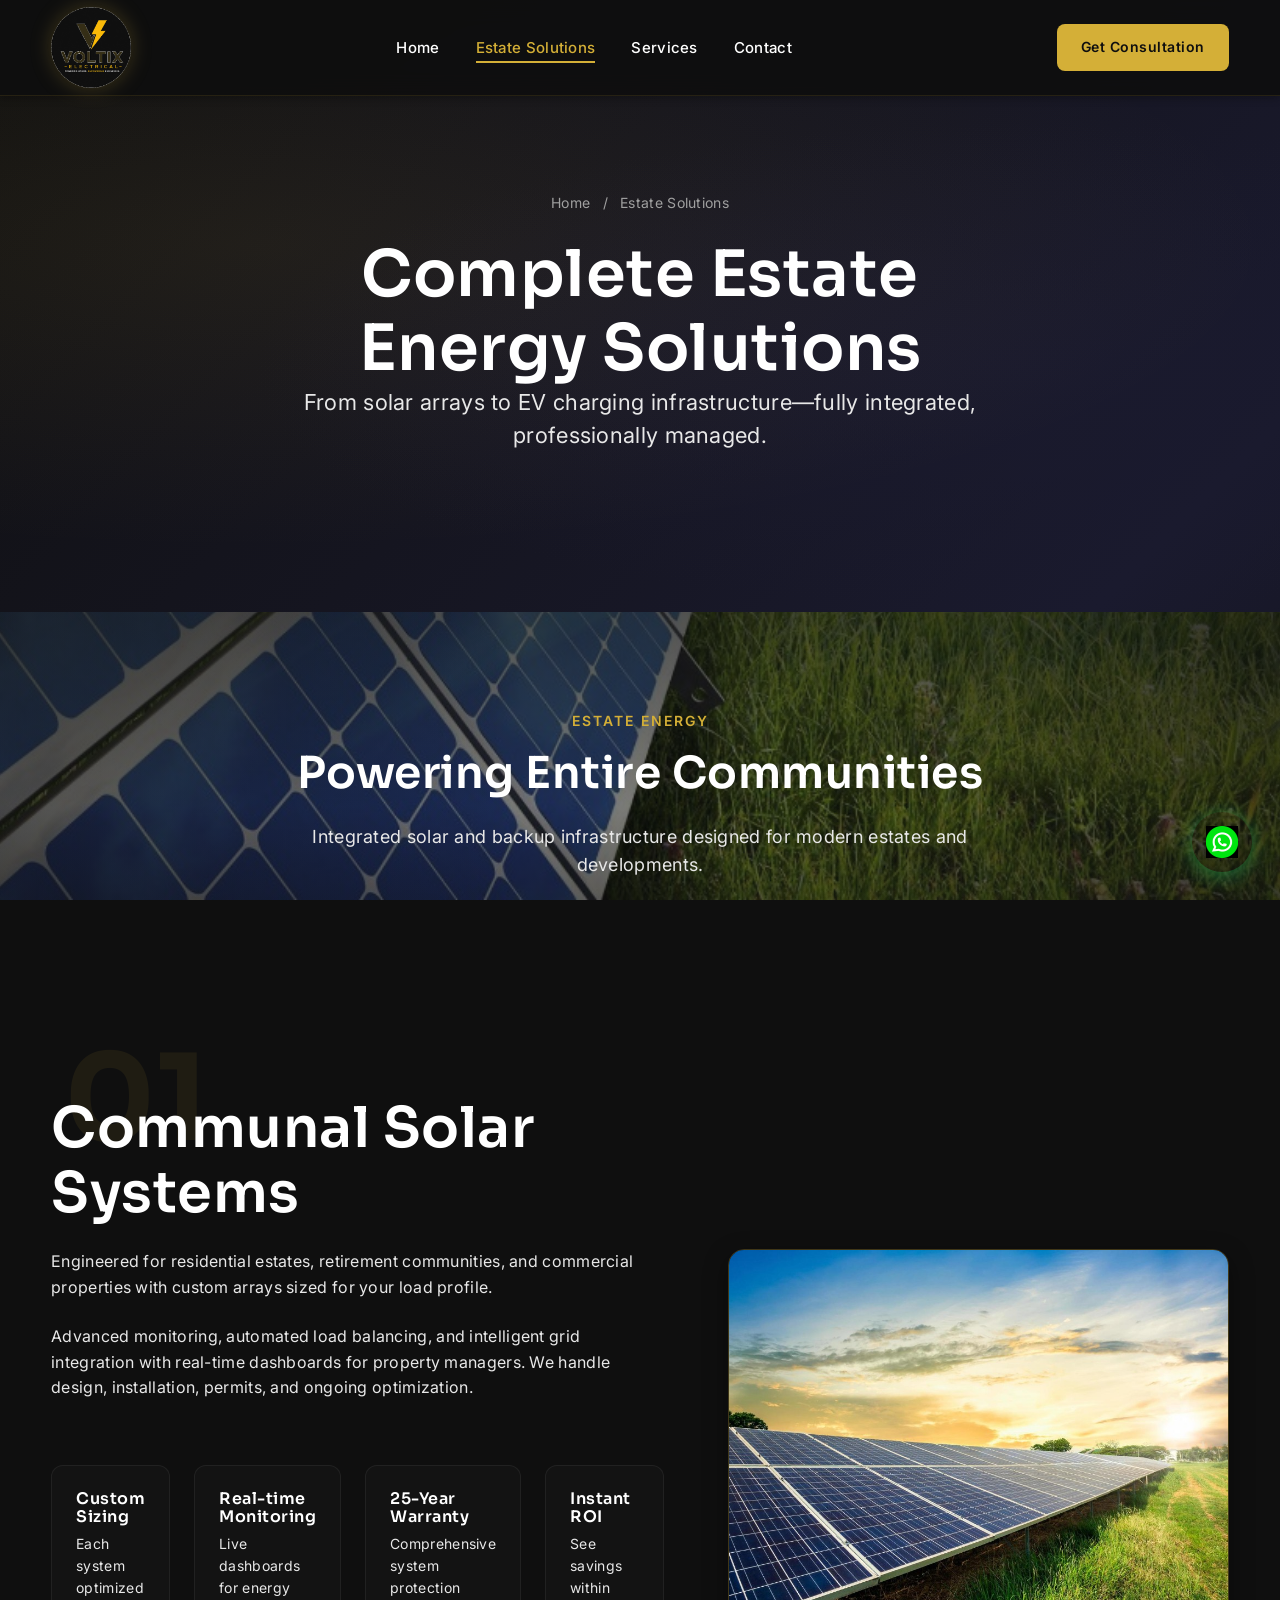
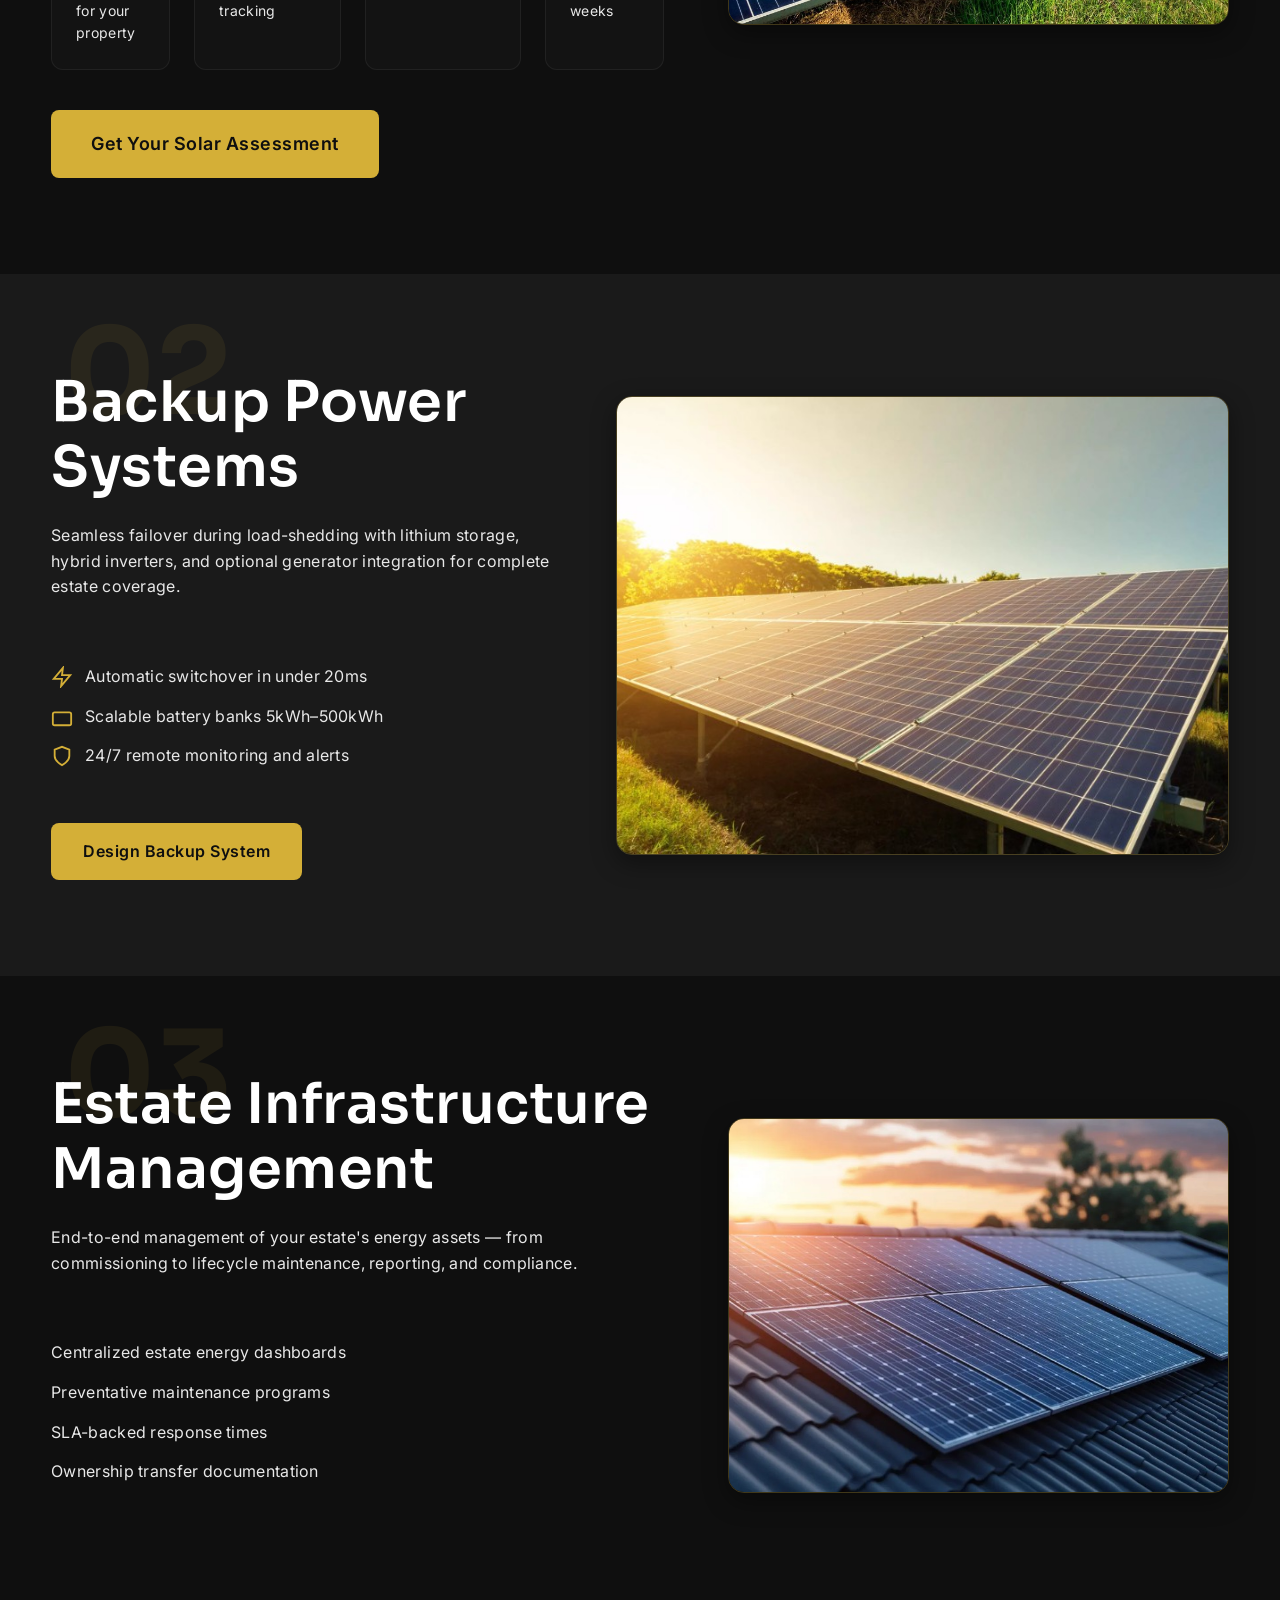
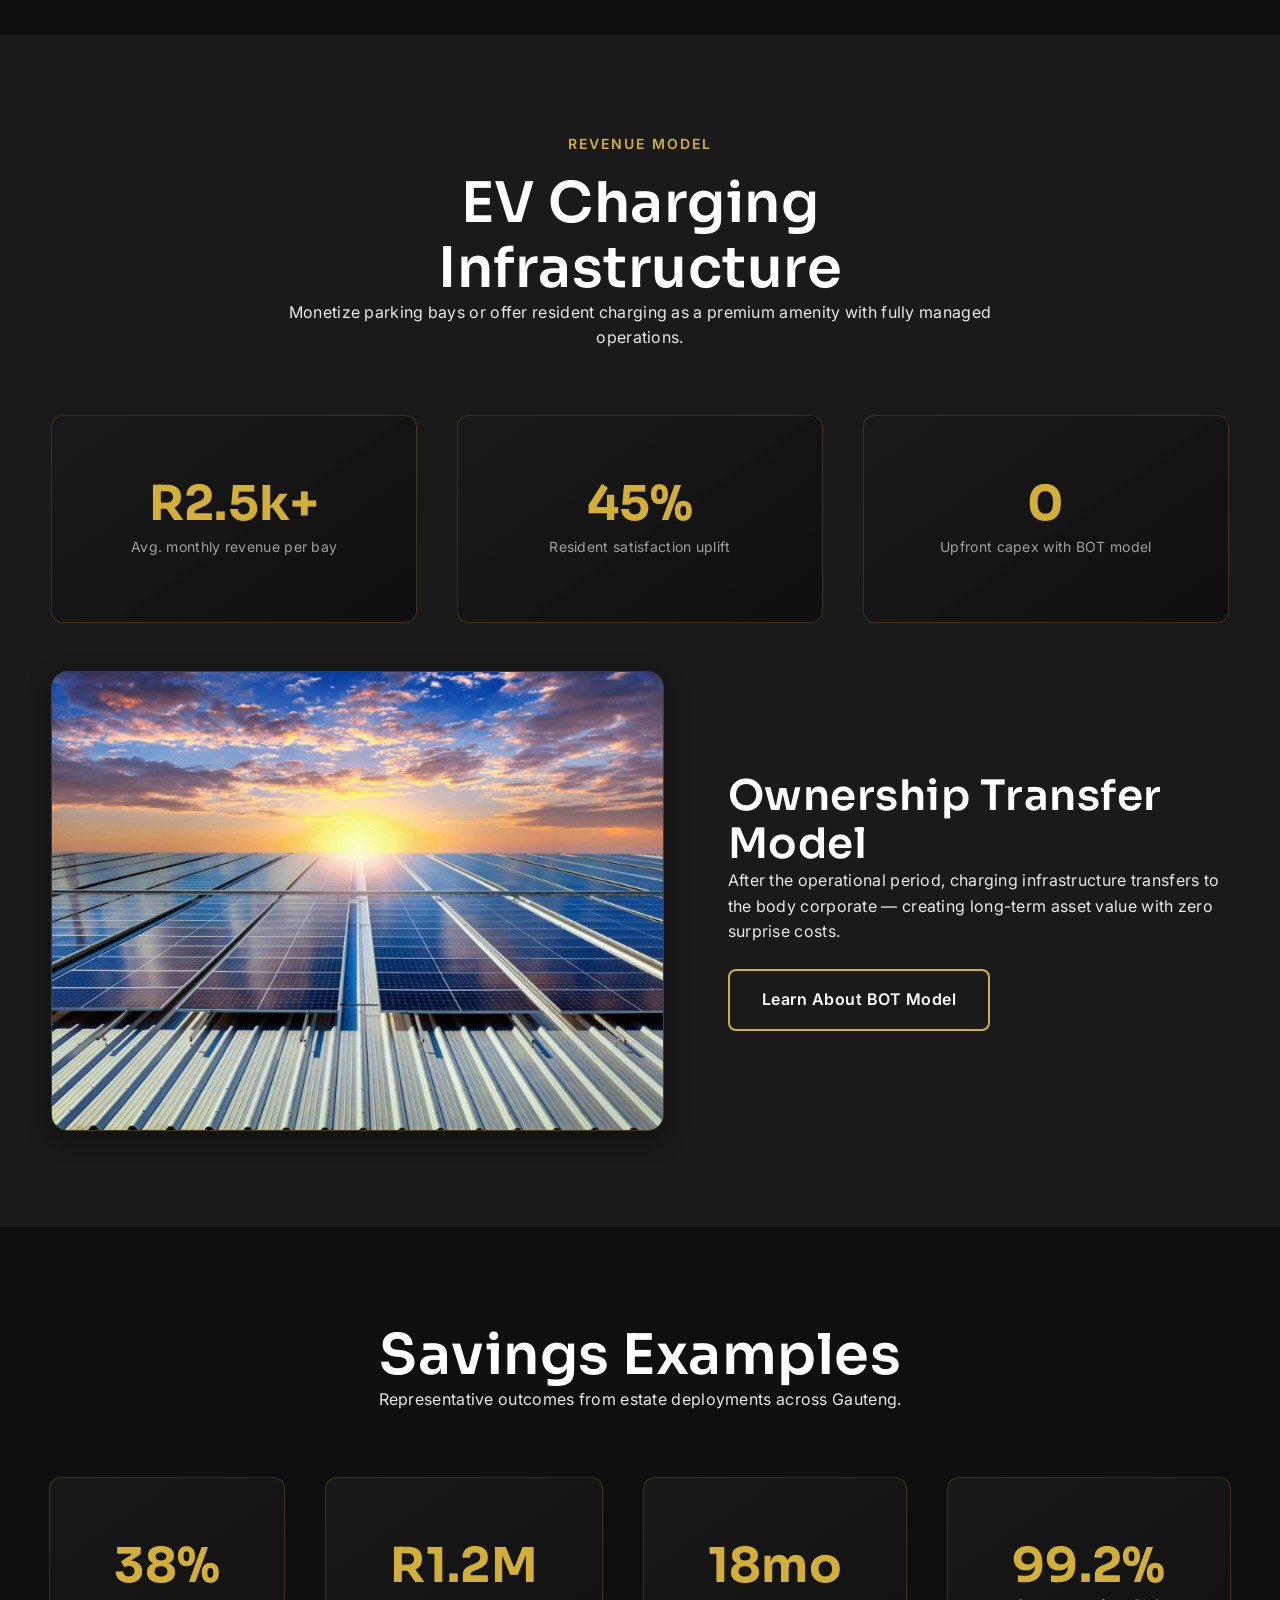
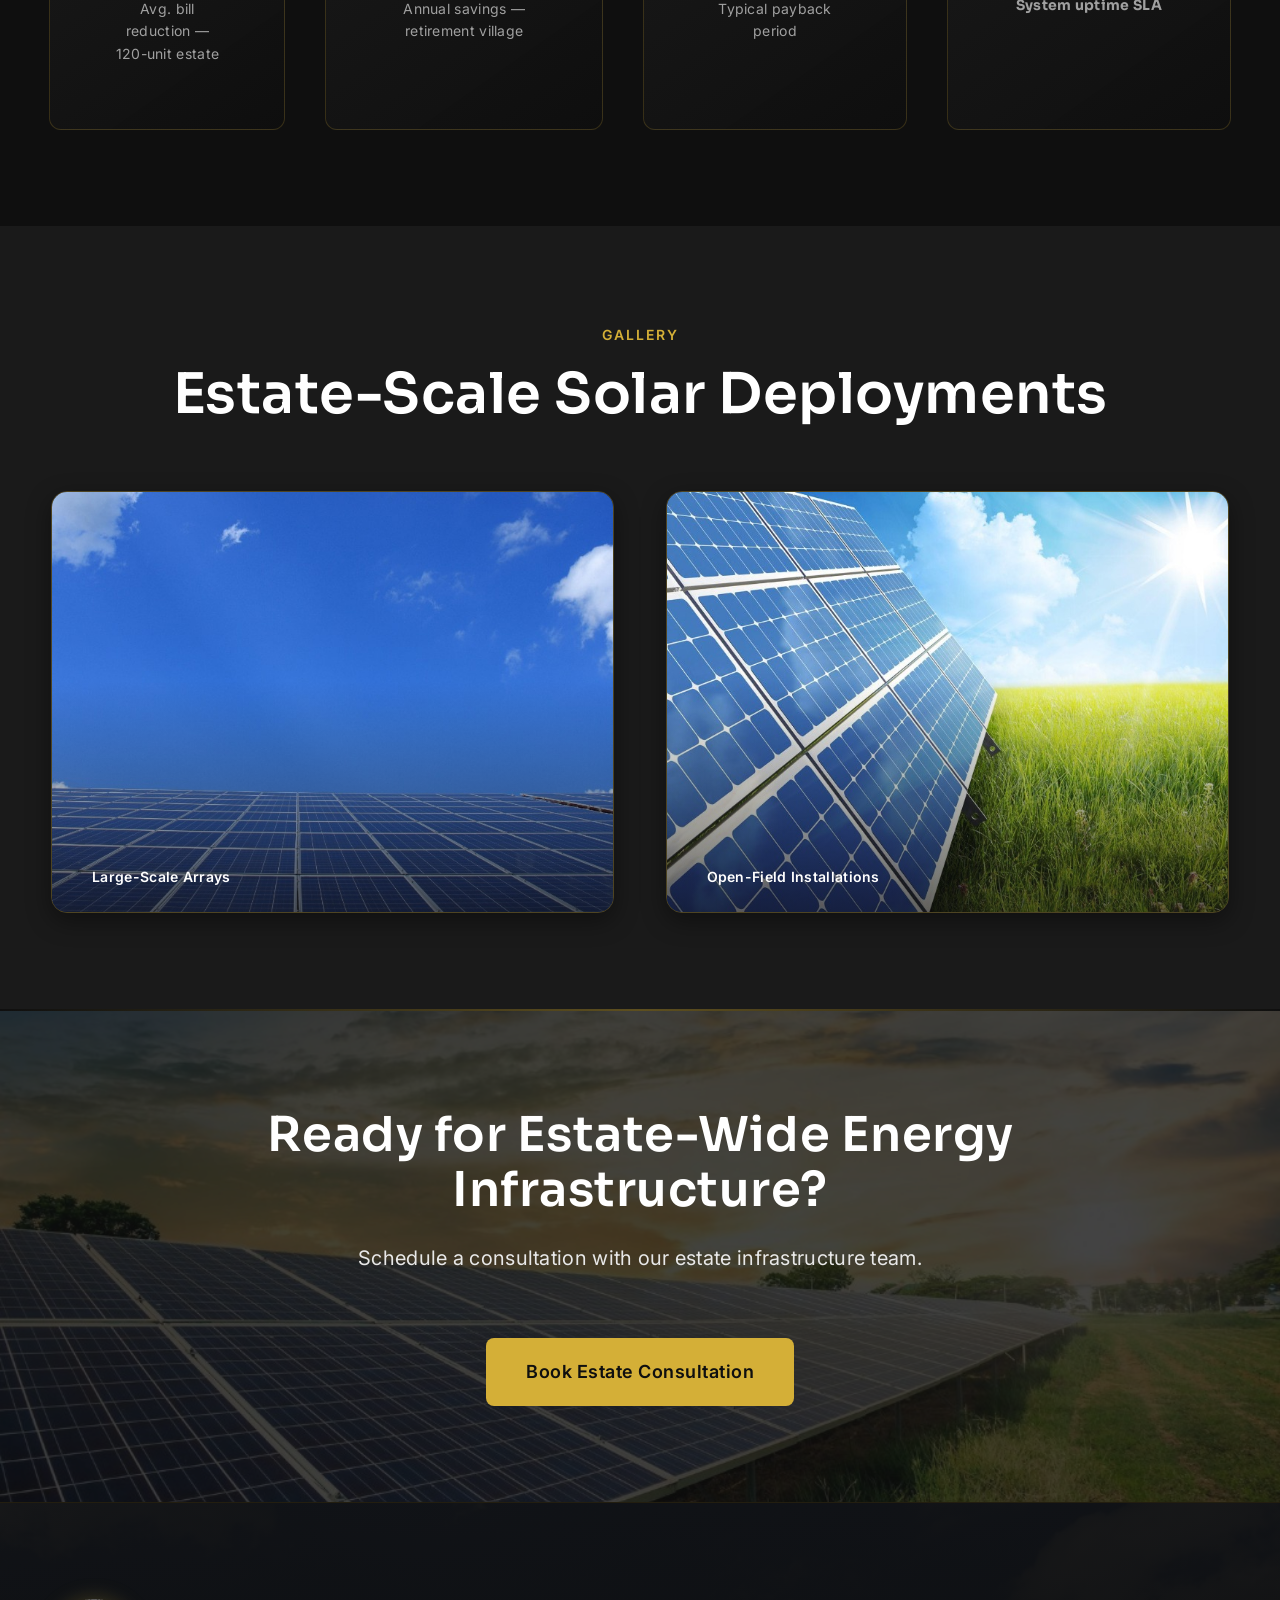
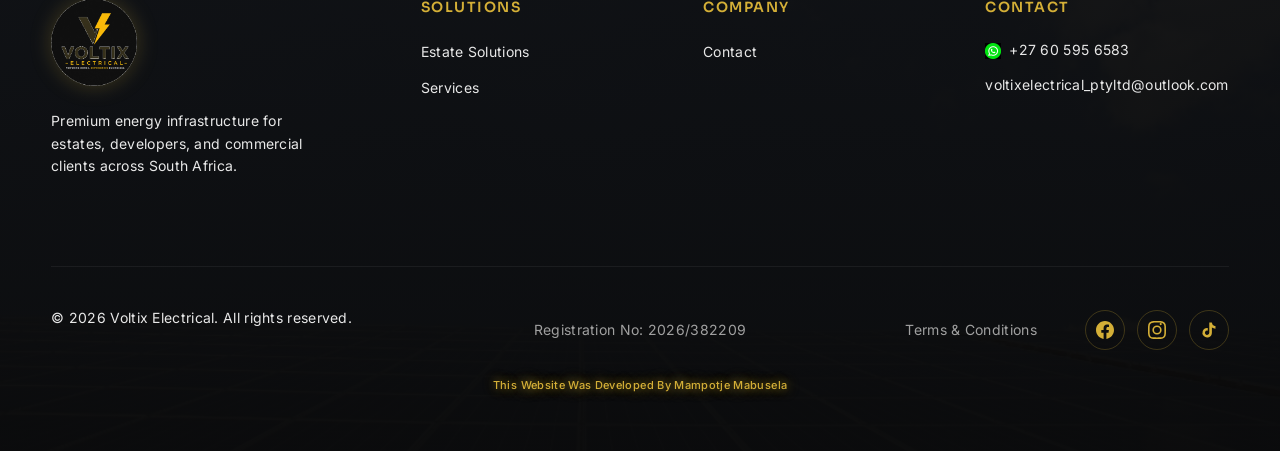
<file: estate-solutions.html>
<!DOCTYPE html>
<html lang="en">
<head>
  <meta charset="UTF-8">
  <meta name="viewport" content="width=device-width, initial-scale=1.0">
  <meta name="description" content="Voltix estate energy solutions — communal solar, backup power, EV charging revenue, and infrastructure management for modern properties.">
  <link rel="canonical" href="https://voltixelectrical.business/estate-solutions.html">
  <title>Estate Solutions | Voltix Electrical</title>
  <link rel="icon" href="data:image/svg+xml,%3Csvg xmlns='http://www.w3.org/2000/svg' viewBox='0 0 100 100'%3E%3Ccircle cx='50' cy='50' r='45' fill='%230F0F0F' stroke='%23D4AF37' stroke-width='3'/%3E%3Ctext x='50' y='62' font-size='36' font-weight='bold' text-anchor='middle' fill='%23D4AF37'%3EV%3C/text%3E%3C/svg%3E">
  <link rel="stylesheet" href="css/variables.css">
  <link rel="stylesheet" href="css/reset.css">
  <link rel="stylesheet" href="css/global.css">
  <link rel="stylesheet" href="css/navigation.css">
  <link rel="stylesheet" href="css/footer.css">
  <link rel="stylesheet" href="css/hero.css">
  <link rel="stylesheet" href="css/sections.css">
  <link rel="stylesheet" href="css/animations.css">
  <link rel="stylesheet" href="css/layout-images.css">
</head>
<body>
  <nav class="navbar" aria-label="Main navigation">
    <div class="navbar-container">
      <a href="index.html" class="navbar-logo" aria-label="Voltix Home">
        <img src="assets/images/voltix-logo.png" alt="Voltix Electrical" class="logo-img" width="81" height="81">
      </a>
      <ul class="navbar-menu">
        <li><a href="index.html" class="nav-link">Home</a></li>
        <li><a href="estate-solutions.html" class="nav-link active">Estate Solutions</a></li>
        <li><a href="services.html" class="nav-link">Services</a></li>
        <li><a href="contact.html" class="nav-link">Contact</a></li>
      </ul>
      <a href="contact.html" class="btn btn-primary btn-sm navbar-cta">Get Consultation</a>
      <button class="mobile-menu-toggle" id="mobileMenuToggle" aria-label="Open menu"><span></span><span></span><span></span></button>
    </div>
    
    <div class="mobile-menu" id="mobileMenu">
      <button class="mobile-menu-close" id="mobileMenuClose" aria-label="Close menu">&times;</button>
      <ul class="mobile-menu-items">
        <li><a href="index.html" class="nav-link">Home</a></li>
        <li><a href="estate-solutions.html" class="nav-link">Estate Solutions</a></li>
        <li><a href="services.html" class="nav-link">Services</a></li>
        <li><a href="contact.html" class="nav-link">Contact</a></li>
        <li><a href="contact.html" class="btn btn-primary btn-lg" style="margin-top:16px;text-align:center;">Get Consultation</a></li>
      </ul>
    </div>
  </nav>

  <header class="page-hero page-hero-circuit page-hero--estate-centered">
    <div class="hero-background">
      <div class="hero-gradient"></div>
      <div class="hero-mesh"></div>
    </div>
    <div class="hero-content container">
      <p class="breadcrumb"><a href="index.html">Home</a> <span>/</span> Estate Solutions</p>
      <h1>Complete Estate Energy Solutions</h1>
      <p class="hero-subtitle">From solar arrays to EV charging infrastructure—fully integrated, professionally managed.</p>
    </div>
  </header>

  <main>
    <section class="bg-banner bg-banner--grass" aria-label="Estate solar landscape">
      <div class="bg-banner-content">
        <span class="section-label">Estate Energy</span>
        <h2>Powering Entire Communities</h2>
        <p>Integrated solar and backup infrastructure designed for modern estates and developments.</p>
      </div>
    </section>

    <section class="numbered-section section" id="communal-solar">
      <span class="section-number" aria-hidden="true">01</span>
      <div class="container split-section">
        <div class="split-content">
          <h2>Communal Solar Systems</h2>
          <p>Engineered for residential estates, retirement communities, and commercial properties with custom arrays sized for your load profile.</p>
          <p>Advanced monitoring, automated load balancing, and intelligent grid integration with real-time dashboards for property managers. We handle design, installation, permits, and ongoing optimization.</p>
          <div class="mini-features">
            <div class="mini-feature"><h5>Custom Sizing</h5><p>Each system optimized for your property</p></div>
            <div class="mini-feature"><h5>Real-time Monitoring</h5><p>Live dashboards for energy tracking</p></div>
            <div class="mini-feature"><h5>25-Year Warranty</h5><p>Comprehensive system protection</p></div>
            
            <div class="mini-feature"><h5>Instant ROI</h5><p>See savings within weeks</p></div>
          </div>
          <a href="contact.html" class="btn btn-primary btn-lg">Get Your Solar Assessment</a>
        </div>
        <div class="split-image">
          <img src="assets/images/solar-sunset-field.png" alt="Large-scale solar installation at sunset" loading="lazy">
        </div>
      </div>
    </section>

    <section class="numbered-section section section-darker" id="backup-power">
      <span class="section-number" aria-hidden="true">02</span>
      <div class="container split-section reverse">
        <div class="split-image">
          <img src="assets/images/solar-farm-golden.png" alt="Solar farm with golden hour lighting" loading="lazy">
        </div>
        <div class="split-content">
          <h2>Backup Power Systems</h2>
          <p>Seamless failover during load-shedding with lithium storage, hybrid inverters, and optional generator integration for complete estate coverage.</p>
          <ul class="feature-list">
            <li><svg class="icon" viewBox="0 0 24 24" fill="none" stroke="currentColor" stroke-width="2"><path d="M13 2L3 14h9l-1 8 10-12h-9l1-8z"/></svg> Automatic switchover in under 20ms</li>
            <li><svg class="icon" viewBox="0 0 24 24" fill="none" stroke="currentColor" stroke-width="2"><rect x="2" y="7" width="20" height="14" rx="2"/></svg> Scalable battery banks 5kWh–500kWh</li>
            <li><svg class="icon" viewBox="0 0 24 24" fill="none" stroke="currentColor" stroke-width="2"><path d="M12 22s8-4 8-10V5l-8-3-8 3v7c0 6 8 10 8 10z"/></svg> 24/7 remote monitoring and alerts</li>
          </ul>
          <a href="contact.html" class="btn btn-primary">Design Backup System</a>
        </div>
      </div>
    </section>

    <section class="numbered-section section" id="infrastructure">
      <span class="section-number" aria-hidden="true">03</span>
      <div class="container split-section">
        <div class="split-content">
          <h2>Estate Infrastructure Management</h2>
          <p>End-to-end management of your estate's energy assets — from commissioning to lifecycle maintenance, reporting, and compliance.</p>
          <ul class="feature-list">
            <li>Centralized estate energy dashboards</li>
            <li>Preventative maintenance programs</li>
            <li>SLA-backed response times</li>
            <li>Ownership transfer documentation</li>
          </ul>
        </div>
        <div class="split-image">
          <img src="assets/images/solar-residential-roof.png" alt="Residential estate with rooftop solar" loading="lazy">
        </div>
      </div>
    </section>

    <section class="section section-darker" id="ev-charging">
      <div class="container">
        <div class="section-header centered">
          <span class="section-label">Revenue Model</span>
          <h2>EV Charging Infrastructure</h2>
          <p>Monetize parking bays or offer resident charging as a premium amenity with fully managed operations.</p>
        </div>
        <div class="grid-3">
          <div class="stat-card"><div class="value">R2.5k+</div><div class="label">Avg. monthly revenue per bay</div></div>
          <div class="stat-card"><div class="value">45%</div><div class="label">Resident satisfaction uplift</div></div>
          <div class="stat-card"><div class="value">0</div><div class="label">Upfront capex with BOT model</div></div>
        </div>
        <div class="split-section" style="margin-top:48px;">
          <div class="split-image">
            <img src="assets/images/solar-rooftop-commercial.png" alt="Commercial rooftop solar infrastructure" loading="lazy">
          </div>
          <div class="split-content">
            <h3>Ownership Transfer Model</h3>
            <p>After the operational period, charging infrastructure transfers to the body corporate — creating long-term asset value with zero surprise costs.</p>
            <a href="index.html#bot" class="btn btn-secondary">Learn About BOT Model</a>
          </div>
        </div>
      </div>
    </section>

    <section class="section">
      <div class="container">
        
        <div class="section-header centered"><h2>Savings Examples</h2><p>Representative outcomes from estate deployments across Gauteng.</p></div>
        <div class="grid-4">
          <div class="stat-card"><div class="value">38%</div><div class="label">Avg. bill reduction — 120-unit estate</div></div>
          <div class="stat-card"><div class="value">R1.2M</div><div class="label">Annual savings — retirement village</div></div>
          <div class="stat-card"><div class="value">18mo</div><div class="label">Typical payback period</div></div>
          <div class="stat-card"><div class="value">99.2%<div class="label">System uptime SLA</div></div>
        </div>
      </div>
    </section>

    <section class="showcase-section section-darker">
      <div class="container section-header centered">
        <span class="section-label">Gallery</span>
        <h2>Estate-Scale Solar Deployments</h2>
      </div>
      <div class="showcase-row showcase-row--2">
        <figure class="image-frame">
          <img src="assets/images/solar-panorama-sky.png" alt="Panoramic solar panel array" loading="lazy">
          <figcaption>Large-Scale Arrays</figcaption>
        </figure>
        <figure class="image-frame">
          <img src="assets/images/solar-grass-sun.png" alt="Solar panels in open field" loading="lazy">
          <figcaption>Open-Field Installations</figcaption>
        </figure>
      </div>
    </section>

    <section class="cta-band section has-bg">
      <div class="container">
        <h2>Ready for Estate-Wide Energy Infrastructure?</h2>
        <p class="subtitle">Schedule a consultation with our estate infrastructure team.</p>
        <a href="contact.html" class="btn btn-primary btn-lg">Book Estate Consultation</a>
      </div>
    </section>
  </main>

  <footer class="footer footer-visual">
    <div class="container">
      <div class="footer-grid">
        <div class="footer-brand">
          <a href="index.html" class="navbar-logo"><img src="assets/images/voltix-logo.png" alt="Voltix Electrical" class="logo-img" width="74" height="74"></a>
          <p>Premium energy infrastructure for estates, developers, and commercial clients across South Africa.</p>
        </div>
        <div><h4 class="footer-heading">Solutions</h4><ul class="footer-links"><li><a href="estate-solutions.html">Estate Solutions</a></li><li><a href="services.html">Services</a></li></ul></div>
        <div><h4 class="footer-heading">Company</h4><ul class="footer-links"><li><a href="contact.html">Contact</a></li></ul></div>
        <div><h4 class="footer-heading">Contact</h4><ul class="footer-contact"><li><a href="https://wa.me/27605956583" class="footer-whatsapp-link" target="_blank" rel="noopener noreferrer"><img src="assets/images/whatsapp-icon.png" alt="" class="whatsapp-icon" width="16" height="16" aria-hidden="true">+27 60 595 6583</a></li><li><a href="mailto:voltixelectrical_ptyltd@outlook.com">voltixelectrical_ptyltd@outlook.com</a></li></ul></div>
      </div>
      <div class="footer-bottom">
        <p>&copy; <span id="currentYear"></span> Voltix Electrical. All rights reserved.</p>
        <p class="footer-reg">Registration No: 2026/382209</p>
        <div class="footer-legal"><a href="terms-and-conditions.html">Terms &amp; Conditions</a></div>
        <div class="footer-social">
          <a href="https://www.facebook.com/share/18ZhwiWTwy/?mibextid=wwXIfr" target="_blank" rel="noopener noreferrer" aria-label="Facebook">
            <svg viewBox="0 0 24 24" fill="currentColor" width="18" height="18" aria-hidden="true"><path d="M24 12.073c0-6.627-5.373-12-12-12s-12 5.373-12 12c0 5.99 4.388 10.954 10.125 11.854v-8.385H7.078v-3.47h3.047V9.43c0-3.007 1.792-4.669 4.533-4.669 1.312 0 2.686.235 2.686.235v2.953H15.83c-1.491 0-1.956.925-1.956 1.874v2.25h3.328l-.532 3.47h-2.796v8.385C19.612 23.027 24 18.062 24 12.073z"/></svg>
          </a>
          <a href="https://www.instagram.com/voltix_electrical_pty?igsh=azE3eWN5cmJxajRw&amp;utm_source=qr" target="_blank" rel="noopener noreferrer" aria-label="Instagram">
            <svg viewBox="0 0 24 24" fill="currentColor" width="18" height="18" aria-hidden="true"><path d="M12 2.163c3.204 0 3.584.012 4.85.07 3.252.148 4.771 1.691 4.919 4.919.058 1.265.069 1.645.069 4.849 0 3.205-.012 3.584-.069 4.849-.149 3.225-1.664 4.771-4.919 4.919-1.266.058-1.644.07-4.85.07-3.204 0-3.584-.012-4.849-.07-3.26-.149-4.771-1.699-4.919-4.92-.058-1.265-.07-1.644-.07-4.849 0-3.204.013-3.583.07-4.849.149-3.227 1.664-4.771 4.919-4.919 1.266-.057 1.645-.069 4.849-.069zM12 0C8.741 0 8.333.014 7.053.072 2.695.272.273 2.69.073 7.052.014 8.333 0 8.741 0 12c0 3.259.014 3.668.072 4.948.2 4.358 2.618 6.78 6.98 6.98 1.281.058 1.689.072 4.948.072 3.259 0 3.668-.014 4.948-.072 4.354-.2 6.782-2.618 6.979-6.98.059-1.28.073-1.689.073-4.948 0-3.259-.014-3.667-.072-4.947-.196-4.354-2.617-6.78-6.979-6.98C15.668.014 15.259 0 12 0zm0 5.838a6.162 6.162 0 100 12.324 6.162 6.162 0 000-12.324zM12 16a4 4 0 110-8 4 4 0 010 8zm6.406-11.845a1.44 1.44 0 11-2.881.001 1.44 1.44 0 012.881-.001z"/></svg>
          </a>
          <a href="https://www.tiktok.com/@voltixelectrical_" target="_blank" rel="noopener noreferrer" aria-label="TikTok">
            <svg viewBox="0 0 24 24" fill="currentColor" width="18" height="18" aria-hidden="true"><path d="M19.59 6.69a4.83 4.83 0 01-3.77-4.25V2h-3.45v13.67a2.89 2.89 0 01-5.2 1.74 2.89 2.89 0 012.31-4.64 2.93 2.93 0 01.88.13V9.4a6.84 6.84 0 00-1-.05A6.33 6.33 0 005 20.1a6.34 6.34 0 0010.86-4.43v-7a8.16 8.16 0 004.77 1.52v-3.4a4.85 4.85 0 01-1-.1z"/></svg>
          </a>
        </div>
      </div>
      <p class="footer-credit">This Website Was Developed By Mampotje Mabusela</p>
    </div>
  </footer>

  <a href="https://wa.me/27605956583?text=Hi%20Voltix%2C%20I%27d%20like%20to%20discuss%20estate%20energy%20solutions" class="whatsapp-float" target="_blank" rel="noopener noreferrer" aria-label="Chat on WhatsApp">
    <img src="assets/images/whatsapp-icon.png" alt="" class="whatsapp-icon" width="32" height="32" aria-hidden="true">
  </a>
  <script src="js/navigation.js"></script>
  <script src="js/scroll-animations.js"></script>
  <script src="js/main.js"></script>
</body>
</html>
</file>
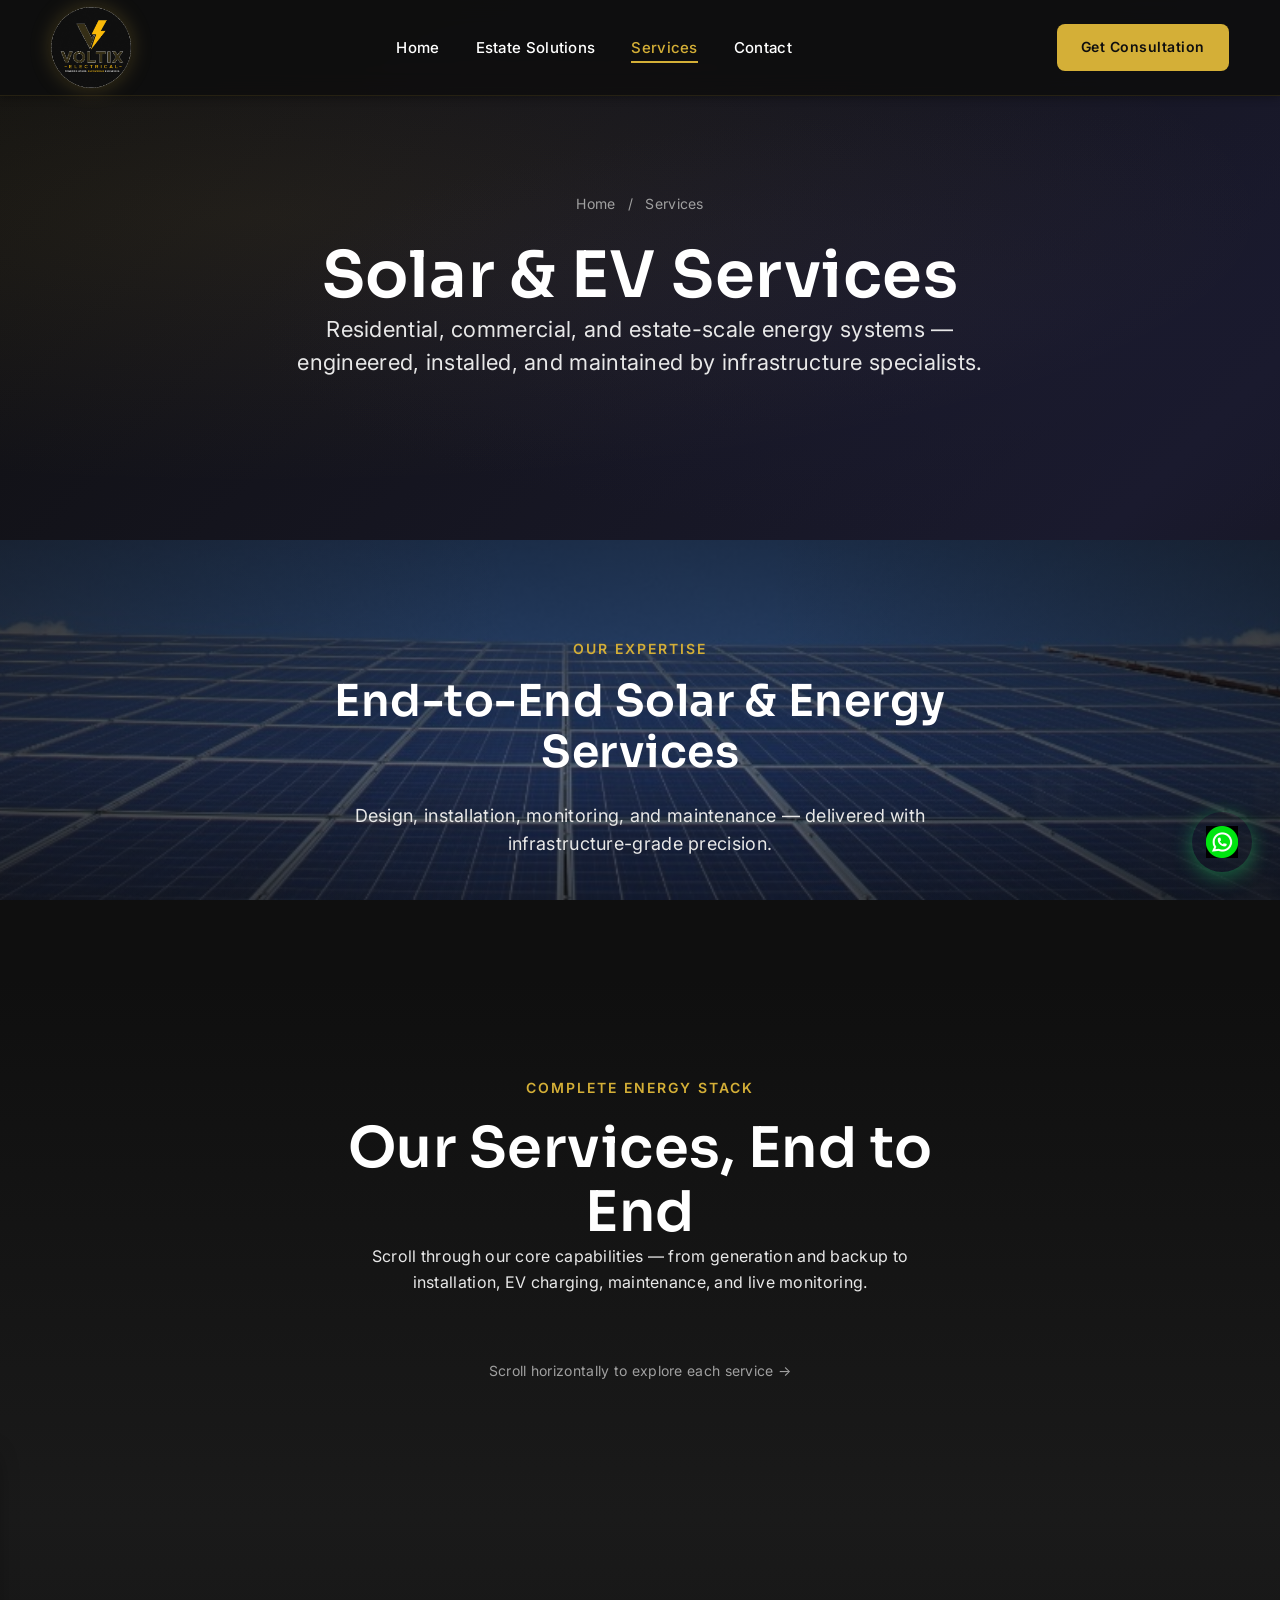
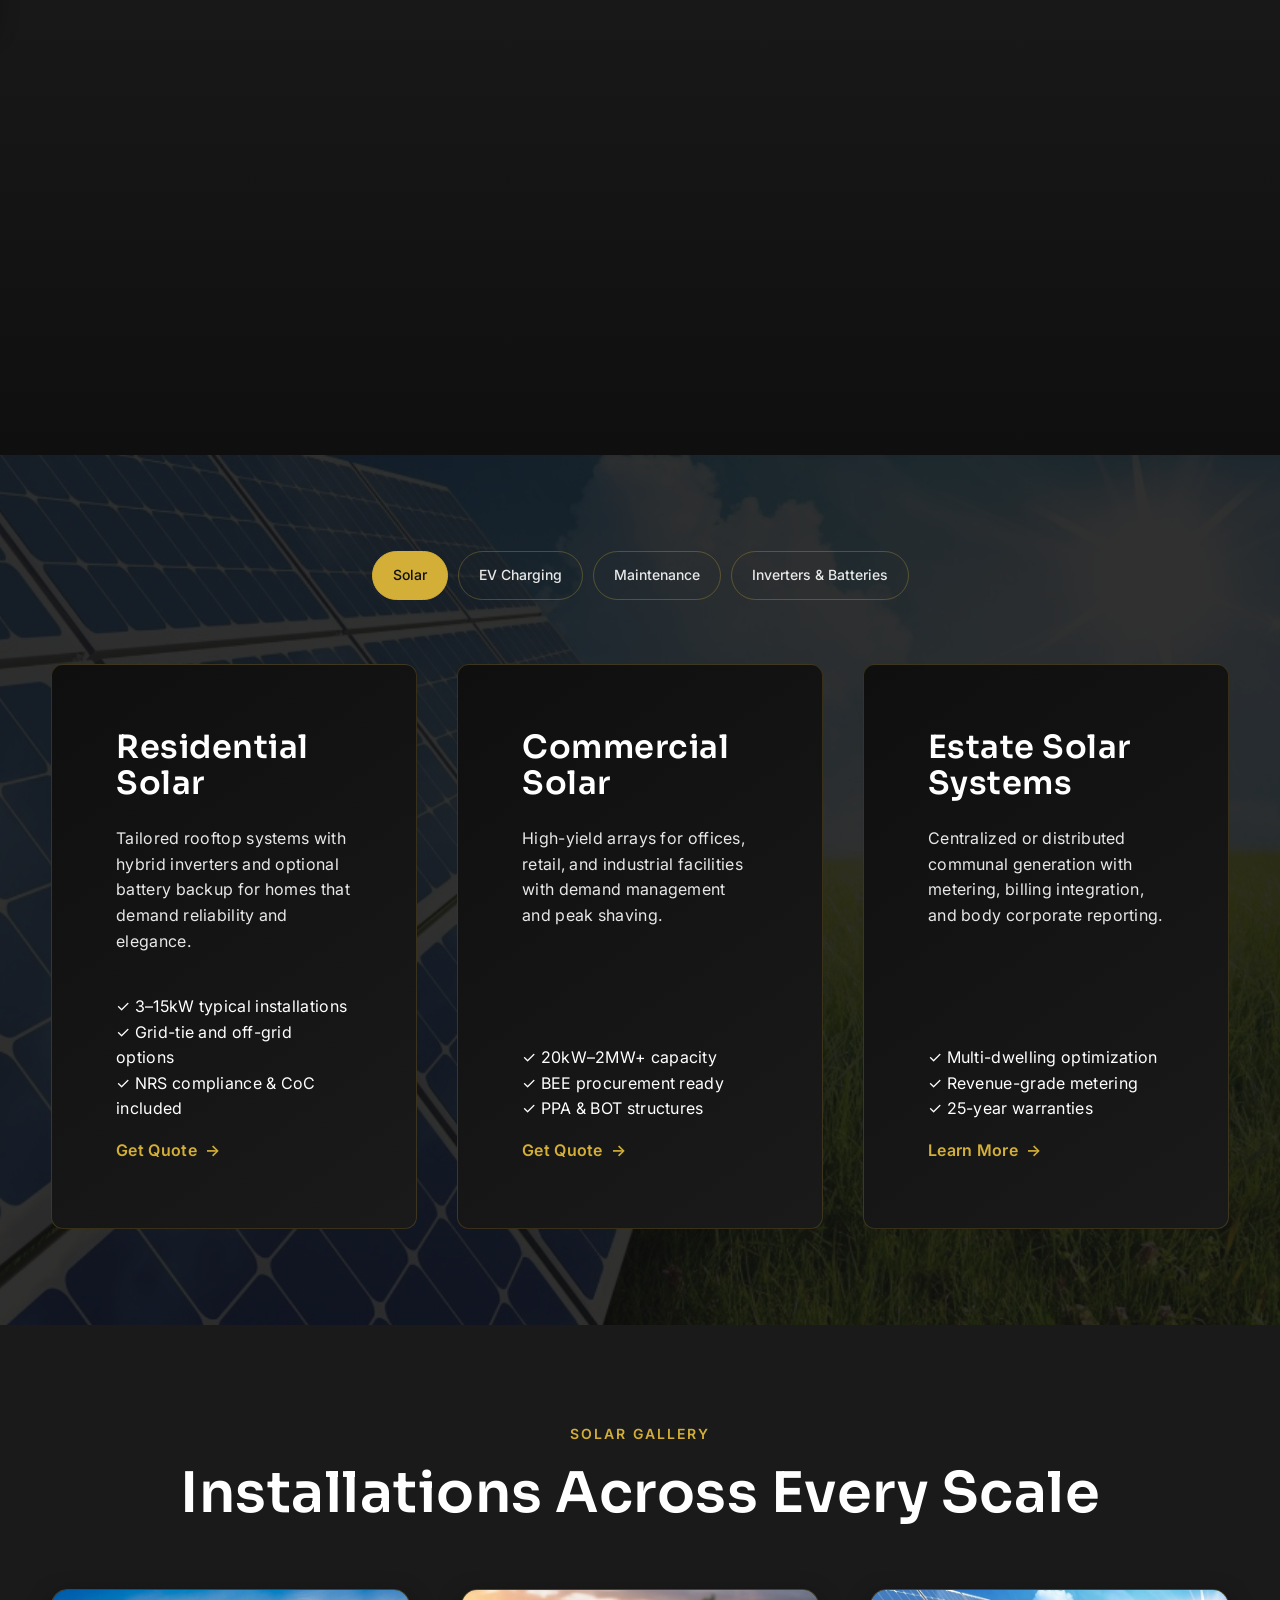
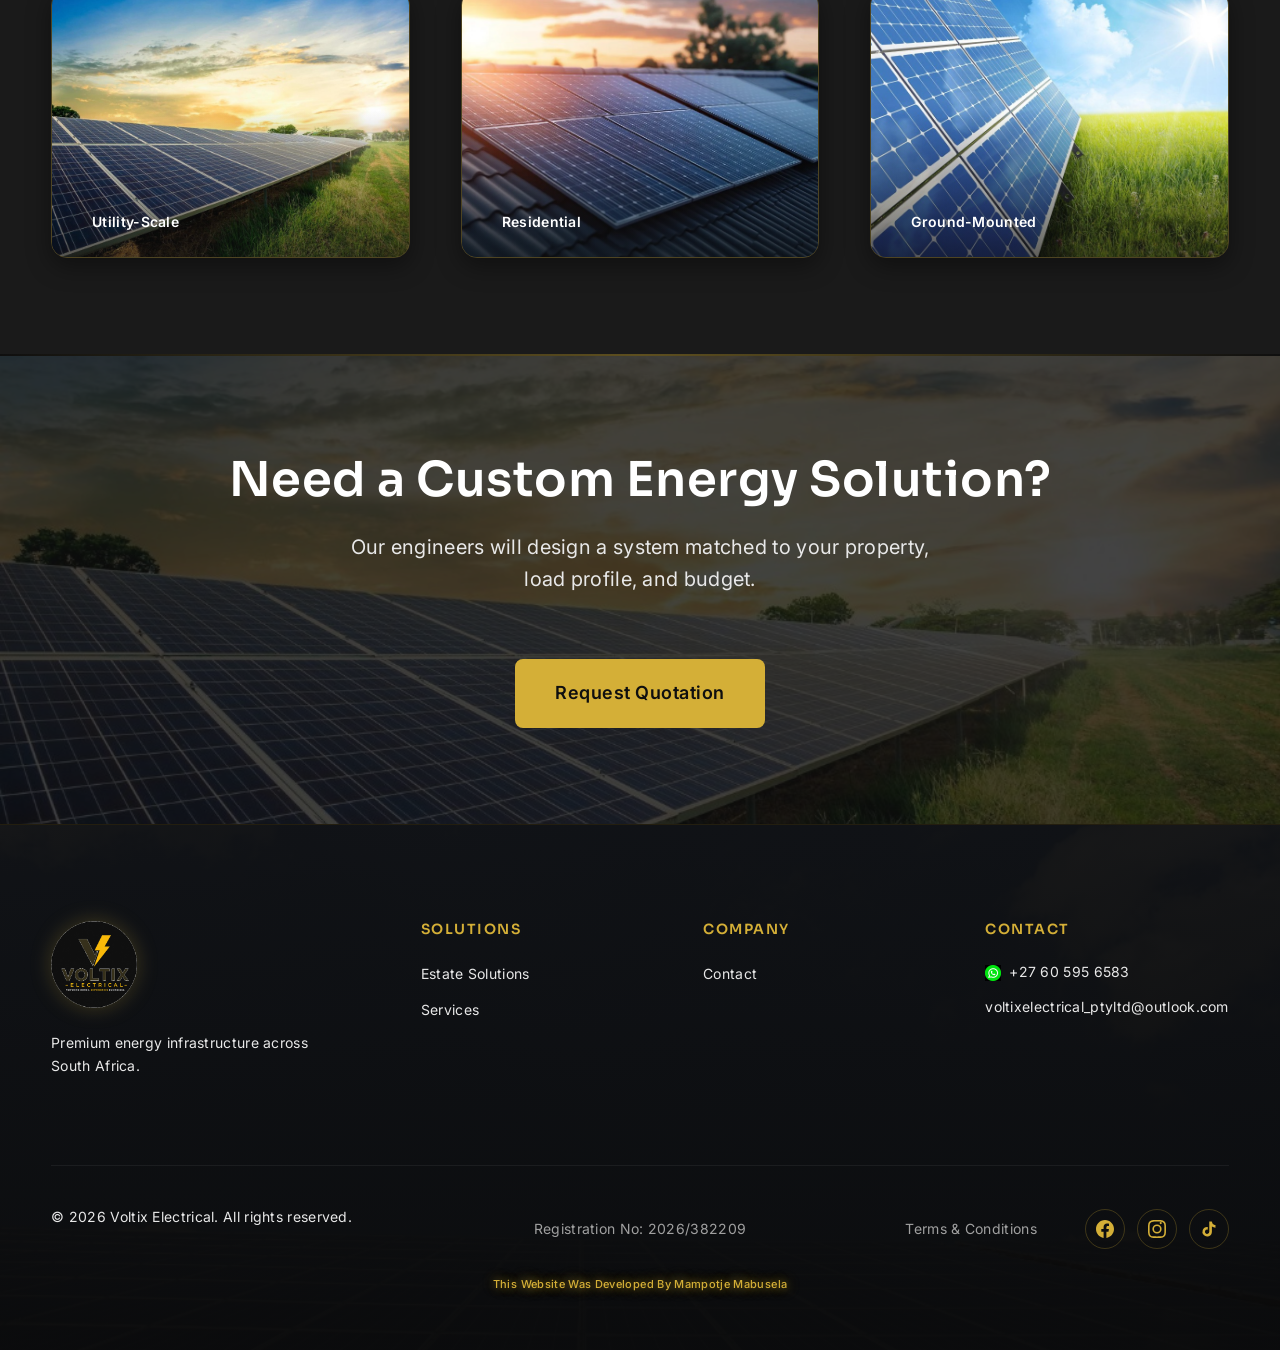
<file: services.html>
<!DOCTYPE html>
<html lang="en">
<head>
  <meta charset="UTF-8">
  <meta name="viewport" content="width=device-width, initial-scale=1.0">
  <meta name="description" content="Voltix solar and EV services — residential, commercial, estate solar, EV charging, maintenance, inverters, batteries, and electrical repairs.">
  <link rel="canonical" href="https://voltixelectrical.business/services.html">
  <title>Solar &amp; EV Services | Voltix Electrical</title>
  <link rel="icon" href="data:image/svg+xml,%3Csvg xmlns='http://www.w3.org/2000/svg' viewBox='0 0 100 100'%3E%3Ccircle cx='50' cy='50' r='45' fill='%230F0F0F' stroke='%23D4AF37' stroke-width='3'/%3E%3Ctext x='50' y='62' font-size='36' font-weight='bold' text-anchor='middle' fill='%23D4AF37'%3EV%3C/text%3E%3C/svg%3E">
  <link rel="stylesheet" href="css/variables.css">
  <link rel="stylesheet" href="css/reset.css">
  <link rel="stylesheet" href="css/global.css">
  <link rel="stylesheet" href="css/navigation.css">
  <link rel="stylesheet" href="css/footer.css">
  <link rel="stylesheet" href="css/hero.css">
  <link rel="stylesheet" href="css/sections.css">
  <link rel="stylesheet" href="css/animations.css">
  <link rel="stylesheet" href="css/layout-images.css">
</head>
<body>
  <nav class="navbar" aria-label="Main navigation">
    
    <div class="navbar-container">
      <a href="index.html" class="navbar-logo" aria-label="Voltix Home">
        <img src="assets/images/voltix-logo.png" alt="Voltix Electrical" class="logo-img" width="81" height="81">
      </a>
      <ul class="navbar-menu">
        <li><a href="index.html" class="nav-link">Home</a></li>
        <li><a href="estate-solutions.html" class="nav-link">Estate Solutions</a></li>
        <li><a href="services.html" class="nav-link active">Services</a></li>
        <li><a href="contact.html" class="nav-link">Contact</a></li>
      </ul>
      <a href="contact.html" class="btn btn-primary btn-sm navbar-cta">Get Consultation</a>
      <button class="mobile-menu-toggle" id="mobileMenuToggle" aria-label="Open menu"><span></span><span></span><span></span></button>
    </div>
    <div class="mobile-menu" id="mobileMenu">
      <button class="mobile-menu-close" id="mobileMenuClose" aria-label="Close menu">&times;</button>
      <ul class="mobile-menu-items">
        <li><a href="index.html" class="nav-link">Home</a></li>
        <li><a href="estate-solutions.html" class="nav-link">Estate Solutions</a></li>
        <li><a href="services.html" class="nav-link">Services</a></li>
        <li><a href="contact.html" class="nav-link">Contact</a></li>
        <li><a href="contact.html" class="btn btn-primary btn-lg" style="margin-top:16px;text-align:center;">Get Consultation</a></li>
      </ul>
    </div>
  </nav>

  <header class="page-hero page-hero--estate-centered">
    <div class="hero-background"><div class="hero-gradient"></div><div class="hero-mesh"></div></div>
    <div class="hero-content container">
      <p class="breadcrumb"><a href="index.html">Home</a> <span>/</span> Services</p>
      <h1>Solar &amp; EV Services</h1>
      <p class="hero-subtitle">Residential, commercial, and estate-scale energy systems — engineered, installed, and maintained by infrastructure specialists.</p>
    </div>
  </header>

  <main>
    <section class="bg-banner bg-banner--panorama" aria-label="Solar services">
      <div class="bg-banner-content">
        <span class="section-label">Our Expertise</span>
        <h2>End-to-End Solar &amp; Energy Services</h2>
        <p>Design, installation, monitoring, and maintenance — delivered with infrastructure-grade precision.</p>
      </div>
    </section>

    <section class="service-timeline-section" id="service-timeline" aria-label="Voltix service offerings">
      
      <div class="container section-header centered">
        <span class="section-label">Complete Energy Stack</span>
        <h2>Our Services, End to End</h2>
        <p>Scroll through our core capabilities — from generation and backup to installation, EV charging, maintenance, and live monitoring.</p>
      </div>
      <p class="service-timeline-hint">Scroll horizontally to explore each service →</p>
      <div class="service-timeline-scroll">
      <div class="service-timeline-rail" role="list">
        <article class="service-timeline-card" role="listitem">
          <div class="service-timeline-frame">
            <img src="assets/images/service-solar-solutions.png" alt="Solar Solutions — clean rooftop solar installation" width="400" height="500" loading="lazy">
          </div>
          <span class="service-timeline-step">01 — Solar</span>
          <h3>Solar Solutions</h3>
          <p class="service-timeline-detail"><strong>Purpose:</strong> Turn sunlight into dependable electricity for homes, estates, and businesses.</p>
          <p class="service-timeline-detail"><strong>What we do:</strong> Custom system design, professional installation, grid-tie or hybrid setups, and compliance certification.</p>
          <p class="service-timeline-detail"><strong>Client benefit:</strong> Lower energy bills, reduced carbon footprint, and long-term savings with premium hardware warranties.</p>
        </article>
        <article class="service-timeline-card" role="listitem">
          <div class="service-timeline-frame">
            <img src="assets/images/service-backup-power.png" alt="Backup Power Systems — inverter and battery installation" width="400" height="500" loading="lazy">
          </div>
          <span class="service-timeline-step">02 — Backup</span>
          <h3>Backup Power Systems</h3>
          <p class="service-timeline-detail"><strong>Purpose:</strong> Keep essential loads running when the grid fails or load-shedding strikes.</p>
          <p class="service-timeline-detail"><strong>What we do:</strong> Supply and install inverters, battery banks, and automatic changeover systems sized to your property.</p>
          <p class="service-timeline-detail"><strong>Client benefit:</strong> Uninterrupted power, protected appliances, and total peace of mind during outages.</p>
        </article>
        <article class="service-timeline-card" role="listitem">
          <div class="service-timeline-frame">
            <img src="assets/images/service-electrical-installations.png" alt="Electrical Installations — distribution board work" width="400" height="500" loading="lazy">
          </div>
          <span class="service-timeline-step">03 — Electrical</span>
          <h3>Electrical Installations</h3>
          <p class="service-timeline-detail"><strong>Purpose:</strong> Build safe, code-compliant electrical infrastructure that supports modern energy systems.</p>
          <p class="service-timeline-detail"><strong>What we do:</strong> DB boards, circuit breakers, wiring, earthing, and full electrical fit-outs for new builds and upgrades.</p>
          <p class="service-timeline-detail"><strong>Client benefit:</strong> Certified workmanship, improved safety, and a foundation ready for solar, backup, and EV integration.</p>
        </article>
        <article class="service-timeline-card" role="listitem">
          <div class="service-timeline-frame">
            <img src="assets/images/service-ev-charging.png" alt="EV Charging Stations — Voltix charger with electric vehicle" width="400" height="500" loading="lazy">
          </div>
          <span class="service-timeline-step">04 — EV</span>
          <h3>EV Charging Stations</h3>
          <p class="service-timeline-detail"><strong>Purpose:</strong> Future-proof properties with convenient, scalable electric vehicle charging.</p>
          <p class="service-timeline-detail"><strong>What we do:</strong> Site surveys, AC/DC charger installation, load management, and optional billing integration for estates and commercial sites.</p>
          <p class="service-timeline-detail"><strong>Client benefit:</strong> Added property value, resident convenience, and optional revenue from shared charging infrastructure.</p>
        </article>
        <article class="service-timeline-card" role="listitem">
          <div class="service-timeline-frame">
            <img src="assets/images/service-maintenance-support.png" alt="Maintenance and Support — technician servicing electrical panel" width="400" height="500" loading="lazy">
          </div>
          <span class="service-timeline-step">05 — Maintenance</span>
          <h3>Maintenance &amp; Support</h3>
          <p class="service-timeline-detail"><strong>Purpose:</strong> Protect your investment with ongoing care that keeps systems performing at their peak.</p>
          <p class="service-timeline-detail"><strong>What we do:</strong> Scheduled inspections, preventative maintenance, fault finding, repairs, and rapid technical support.</p>
          <p class="service-timeline-detail"><strong>Client benefit:</strong> Fewer failures, extended equipment life, and expert help whenever you need it.</p>
        </article>
        <article class="service-timeline-card" role="listitem">
          <div class="service-timeline-frame">
            <img src="assets/images/service-smart-monitoring.png" alt="Smart Monitoring — energy dashboard on screen" width="400" height="500" loading="lazy">
          </div>
          <span class="service-timeline-step">06 — Monitoring</span>
          <h3>Smart Monitoring</h3>
          <p class="service-timeline-detail"><strong>Purpose:</strong> Give you full visibility over production, storage, grid use, and system health in real time.</p>
          <p class="service-timeline-detail"><strong>What we do:</strong> Configure monitoring platforms, dashboards, alerts, and performance reporting for solar and backup systems.</p>
          <p class="service-timeline-detail"><strong>Client benefit:</strong> Data-driven savings, early fault detection, and confidence that everything is running as it should.</p>
        </article>
      </div>
      </div>
    </section>

    <section class="section section-dark section-has-bg section-has-bg--grass">
      <div class="container">
        <div class="services-tabs" role="tablist">
          <button class="tab-btn active" data-tab="panel-solar" role="tab">Solar</button>
          <button class="tab-btn" data-tab="panel-ev" role="tab">EV Charging</button>
          <button class="tab-btn" data-tab="panel-maint" role="tab">Maintenance</button>
          <button class="tab-btn" data-tab="panel-battery" role="tab">Inverters &amp; Batteries</button>
        </div>

        <div id="panel-solar" class="tab-panel active" role="tabpanel">
          <div class="grid-3">
            <article class="service-card">
              <h3 class="card-title">Residential Solar</h3>
              <p class="card-description">Tailored rooftop systems with hybrid inverters and optional battery backup for homes that demand reliability and elegance.</p>
              <ul class="card-features" style="list-style:none;margin-bottom:16px;">
                <li>✓ 3–15kW typical installations</li>
                <li>✓ Grid-tie and off-grid options</li>
                <li>✓ NRS compliance &amp; CoC included</li>
              </ul>
              <a href="contact.html" class="card-cta">Get Quote <span class="arrow">→</span></a>
            </article>
            <article class="service-card">
              <h3 class="card-title">Commercial Solar</h3>
              <p class="card-description">High-yield arrays for offices, retail, and industrial facilities with demand management and peak shaving.</p>
              <ul class="card-features" style="list-style:none;margin-bottom:16px;">
                <li>✓ 20kW–2MW+ capacity</li>
                <li>✓ BEE procurement ready</li>
                <li>✓ PPA &amp; BOT structures</li>
              </ul>
              <a href="contact.html" class="card-cta">Get Quote <span class="arrow">→</span></a>
            </article>
            <article class="service-card">
              <h3 class="card-title">Estate Solar Systems</h3>
              <p class="card-description">Centralized or distributed communal generation with metering, billing integration, and body corporate reporting.</p>
              <ul class="card-features" style="list-style:none;margin-bottom:16px;">
                <li>✓ Multi-dwelling optimization</li>
                <li>✓ Revenue-grade metering</li>
                <li>✓ 25-year warranties</li>
              </ul>
              <a href="estate-solutions.html" class="card-cta">Learn More <span class="arrow">→</span></a>
            </article>
          </div>
        </div>

        <div id="panel-ev" class="tab-panel" role="tabpanel">
          
          <div class="split-section">
            <div class="split-content">
              <h2>EV Charging Infrastructure</h2>
              <p>AC and DC fast-charging solutions for estates, hotels, retail parks, and fleet operators — with optional payment integration and load management.</p>
              <ul class="feature-list">
                <li>7kW–350kW charger options</li>
                <li>OCPP-compliant hardware</li>
                <li>Revenue share or capex models</li>
              </ul>
              <a href="contact.html" class="btn btn-primary">Request EV Site Survey</a>
            </div>
            <div class="split-image">
              <img src="assets/images/solar-rooftop-commercial.png" alt="Commercial solar installation on rooftop" loading="lazy">
            </div>
          </div>
        </div>

        <div id="panel-maint" class="tab-panel" role="tabpanel">
          <div class="grid-3">
            <article class="service-card">
              <h3 class="card-title">Solar Maintenance</h3>
              <p class="card-description">Scheduled panel cleaning, thermographic inspections, inverter firmware updates, and performance reporting.</p>
            </article>
            <article class="service-card">
              <h3 class="card-title">Electrical Maintenance</h3>
              <p class="card-description">Licensed technicians for DB boards, compliance certificates, fault finding, and preventative programs.</p>
            </article>
            <article class="service-card">
              <h3 class="card-title">Energy Monitoring</h3>
              <p class="card-description">Live production and consumption analytics with mobile dashboards, alerts, and monthly savings reports.</p>
            </article>
          </div>
        </div>

        <div id="panel-battery" class="tab-panel" role="tabpanel">
          <div class="split-section">
            <div class="split-content">
              <h2>Inverter &amp; Battery Systems</h2>
              <p>High-performance inverters and battery storage from hybrid 3–10kW residential units to commercial LiFePO4 banks up to 100kWh+.</p>
              <ul class="feature-list">
                <li>Hybrid inverters (3–6kW, 8kW, 10kW)</li>
                <li>Lithium storage 5kWh–100kWh</li>
                <li>3–5 year inverter, 10–15 year battery warranty</li>
              </ul>
              <a href="contact.html" class="btn btn-primary">Get Battery Assessment</a>
            </div>
            <div class="split-image">
              <img src="assets/images/solar-farm-golden.png" alt="Solar farm installation at golden hour" loading="lazy">
            </div>
          </div>
          <div class="split-section" style="margin-top:64px;">
            <div class="split-image">
              <img src="assets/images/solar-residential-roof.png" alt="Residential solar with sunset sky" loading="lazy">
            </div>
            <div class="split-content">
              <h2>Smart Energy Management</h2>
              <p>Real-time monitoring with advanced analytics. Track production, consumption, savings, and system health from anywhere.</p>
              <ul class="feature-list">
                <li>Live production &amp; consumption graphs</li>
                <li>Monthly and annual savings reports</li>
                <li>Predictive maintenance alerts</li>
              </ul>
            </div>
          </div>
        </div>
      </div>
    </section>

    <section class="showcase-section section-darker">
      <div class="container section-header centered">
        <span class="section-label">Solar Gallery</span>
        <h2>Installations Across Every Scale</h2>
      </div>
      <div class="showcase-row">
        <figure class="image-frame">
          <img src="assets/images/solar-sunset-field.png" alt="Solar field at sunset" loading="lazy">
          <figcaption>Utility-Scale</figcaption>
        </figure>
        <figure class="image-frame">
          <img src="assets/images/solar-residential-roof.png" alt="Residential rooftop solar" loading="lazy">
          <figcaption>Residential</figcaption>
        </figure>
        <figure class="image-frame">
          <img src="assets/images/solar-grass-sun.png" alt="Ground-mounted solar in field" loading="lazy">
          <figcaption>Ground-Mounted</figcaption>
        </figure>
      </div>
    </section>

    <section class="cta-band section has-bg">
      <div class="container">
        <h2>Need a Custom Energy Solution?</h2>
        <p class="subtitle">Our engineers will design a system matched to your property, load profile, and budget.</p>
        <a href="contact.html" class="btn btn-primary btn-lg">Request Quotation</a>
      </div>
    </section>
  </main>

  <footer class="footer footer-visual">
    <div class="container">
      <div class="footer-grid">
        <div class="footer-brand"><a href="index.html" class="navbar-logo"><img src="assets/images/voltix-logo.png" alt="Voltix Electrical" class="logo-img" width="74" height="74"></a><p>Premium energy infrastructure across South Africa.</p></div>
        <div><h4 class="footer-heading">Solutions</h4><ul class="footer-links"><li><a href="estate-solutions.html">Estate Solutions</a></li><li><a href="services.html">Services</a></li></ul></div>
        <div><h4 class="footer-heading">Company</h4><ul class="footer-links"><li><a href="contact.html">Contact</a></li></ul></div>
        <div><h4 class="footer-heading">Contact</h4><ul class="footer-contact"><li><a href="https://wa.me/27605956583" class="footer-whatsapp-link" target="_blank" rel="noopener noreferrer"><img src="assets/images/whatsapp-icon.png" alt="" class="whatsapp-icon" width="16" height="16" aria-hidden="true">+27 60 595 6583</a></li><li><a href="mailto:voltixelectrical_ptyltd@outlook.com">voltixelectrical_ptyltd@outlook.com</a></li></ul></div>
      </div>
      <div class="footer-bottom">
        <p>&copy; <span id="currentYear"></span> Voltix Electrical. All rights reserved.</p>
        <p class="footer-reg">Registration No: 2026/382209</p>
        <div class="footer-legal"><a href="terms-and-conditions.html">Terms &amp; Conditions</a></div>
        <div class="footer-social">
          <a href="https://www.facebook.com/share/18ZhwiWTwy/?mibextid=wwXIfr" target="_blank" rel="noopener noreferrer" aria-label="Facebook">
            <svg viewBox="0 0 24 24" fill="currentColor" width="18" height="18" aria-hidden="true"><path d="M24 12.073c0-6.627-5.373-12-12-12s-12 5.373-12 12c0 5.99 4.388 10.954 10.125 11.854v-8.385H7.078v-3.47h3.047V9.43c0-3.007 1.792-4.669 4.533-4.669 1.312 0 2.686.235 2.686.235v2.953H15.83c-1.491 0-1.956.925-1.956 1.874v2.25h3.328l-.532 3.47h-2.796v8.385C19.612 23.027 24 18.062 24 12.073z"/></svg>
          </a>
          <a href="https://www.instagram.com/voltix_electrical_pty?igsh=azE3eWN5cmJxajRw&amp;utm_source=qr" target="_blank" rel="noopener noreferrer" aria-label="Instagram">
            <svg viewBox="0 0 24 24" fill="currentColor" width="18" height="18" aria-hidden="true"><path d="M12 2.163c3.204 0 3.584.012 4.85.07 3.252.148 4.771 1.691 4.919 4.919.058 1.265.069 1.645.069 4.849 0 3.205-.012 3.584-.069 4.849-.149 3.225-1.664 4.771-4.919 4.919-1.266.058-1.644.07-4.85.07-3.204 0-3.584-.012-4.849-.07-3.26-.149-4.771-1.699-4.919-4.92-.058-1.265-.07-1.644-.07-4.849 0-3.204.013-3.583.07-4.849.149-3.227 1.664-4.771 4.919-4.919 1.266-.057 1.645-.069 4.849-.069zM12 0C8.741 0 8.333.014 7.053.072 2.695.272.273 2.69.073 7.052.014 8.333 0 8.741 0 12c0 3.259.014 3.668.072 4.948.2 4.358 2.618 6.78 6.98 6.98 1.281.058 1.689.072 4.948.072 3.259 0 3.668-.014 4.948-.072 4.354-.2 6.782-2.618 6.979-6.98.059-1.28.073-1.689.073-4.948 0-3.259-.014-3.667-.072-4.947-.196-4.354-2.617-6.78-6.979-6.98C15.668.014 15.259 0 12 0zm0 5.838a6.162 6.162 0 100 12.324 6.162 6.162 0 000-12.324zM12 16a4 4 0 110-8 4 4 0 010 8zm6.406-11.845a1.44 1.44 0 11-2.881.001 1.44 1.44 0 012.881-.001z"/></svg>
          </a>
          <a href="https://www.tiktok.com/@voltixelectrical_" target="_blank" rel="noopener noreferrer" aria-label="TikTok">
            <svg viewBox="0 0 24 24" fill="currentColor" width="18" height="18" aria-hidden="true"><path d="M19.59 6.69a4.83 4.83 0 01-3.77-4.25V2h-3.45v13.67a2.89 2.89 0 01-5.2 1.74 2.89 2.89 0 012.31-4.64 2.93 2.93 0 01.88.13V9.4a6.84 6.84 0 00-1-.05A6.33 6.33 0 005 20.1a6.34 6.34 0 0010.86-4.43v-7a8.16 8.16 0 004.77 1.52v-3.4a4.85 4.85 0 01-1-.1z"/></svg>
          </a>
        </div>
      </div>
      <p class="footer-credit">This Website Was Developed By Mampotje Mabusela</p>
    </div>
  </footer>

  <a href="https://wa.me/27605956583" class="whatsapp-float" target="_blank" rel="noopener noreferrer" aria-label="Chat on WhatsApp">
    <img src="assets/images/whatsapp-icon.png" alt="" class="whatsapp-icon" width="32" height="32" aria-hidden="true">
  </a>
  <script src="js/navigation.js"></script>
  <script src="js/scroll-animations.js"></script>
  <script src="js/main.js"></script>
</body>
</html>
</file>
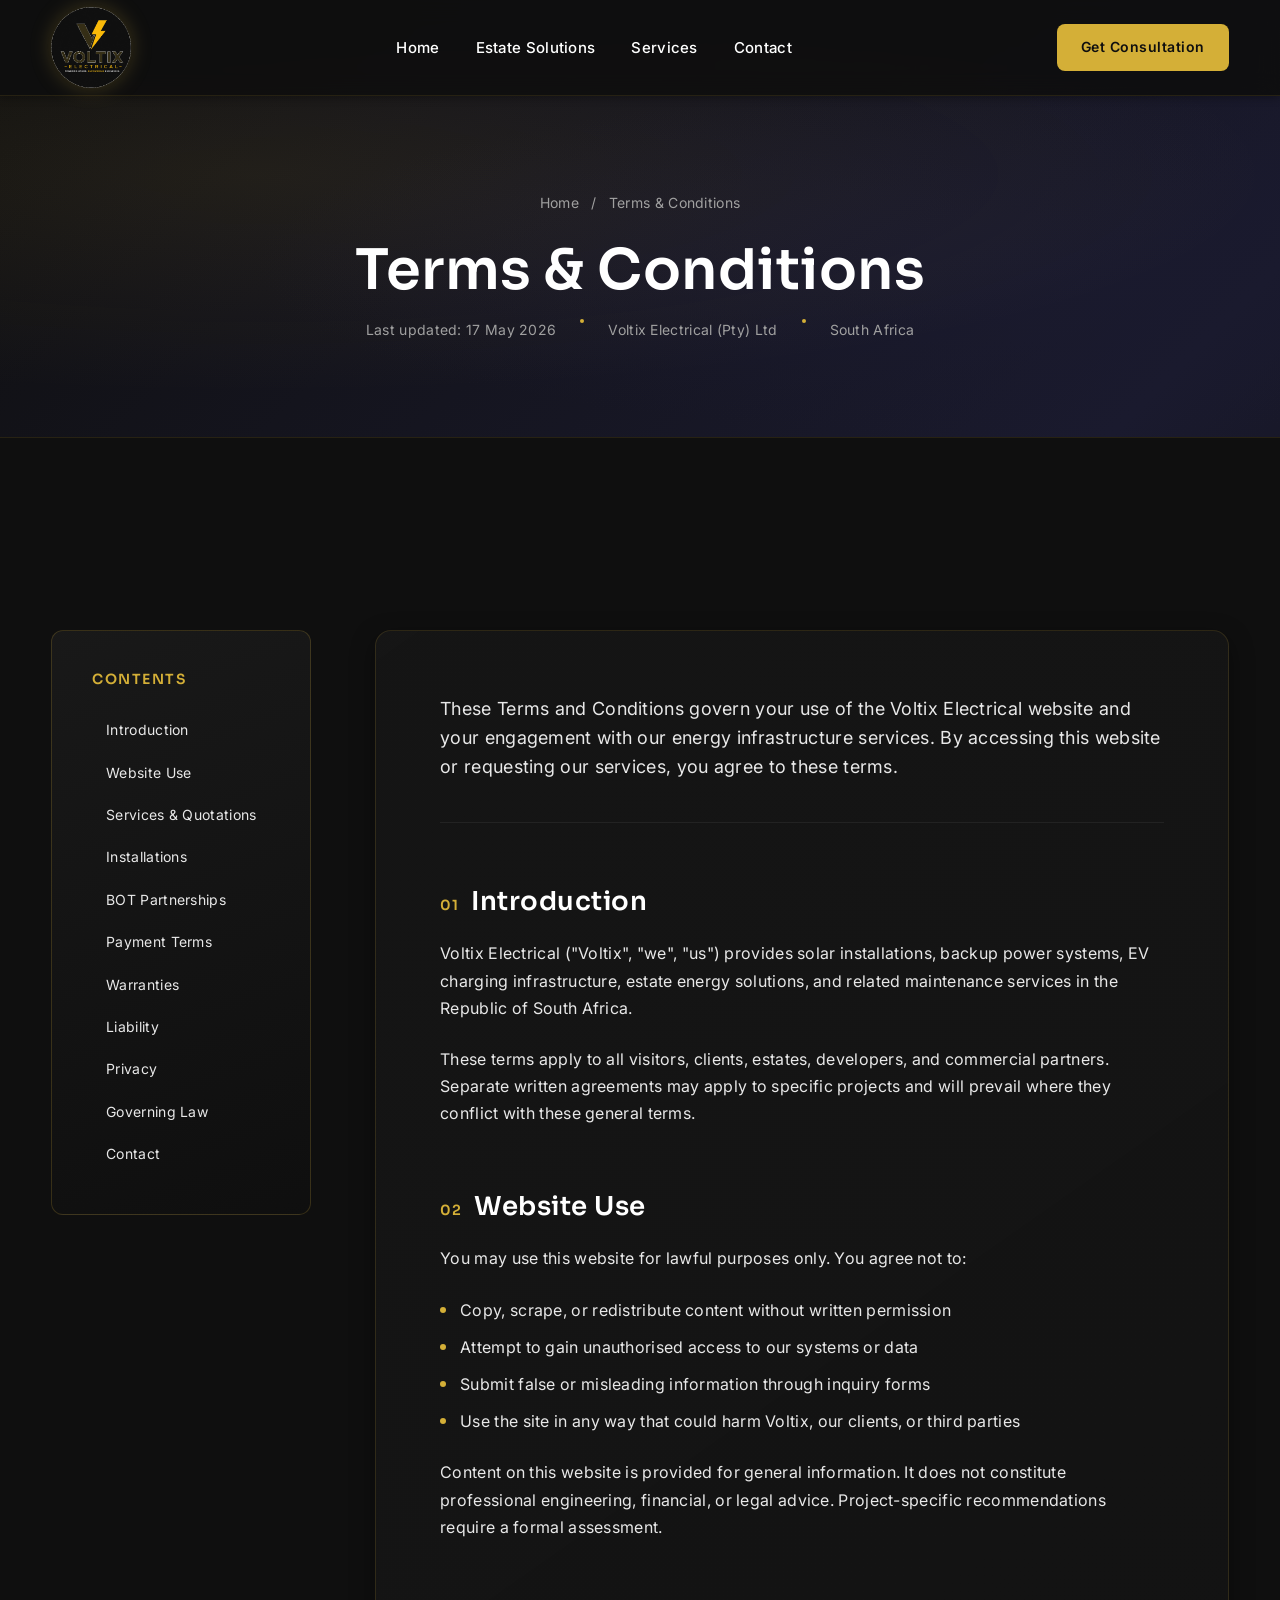
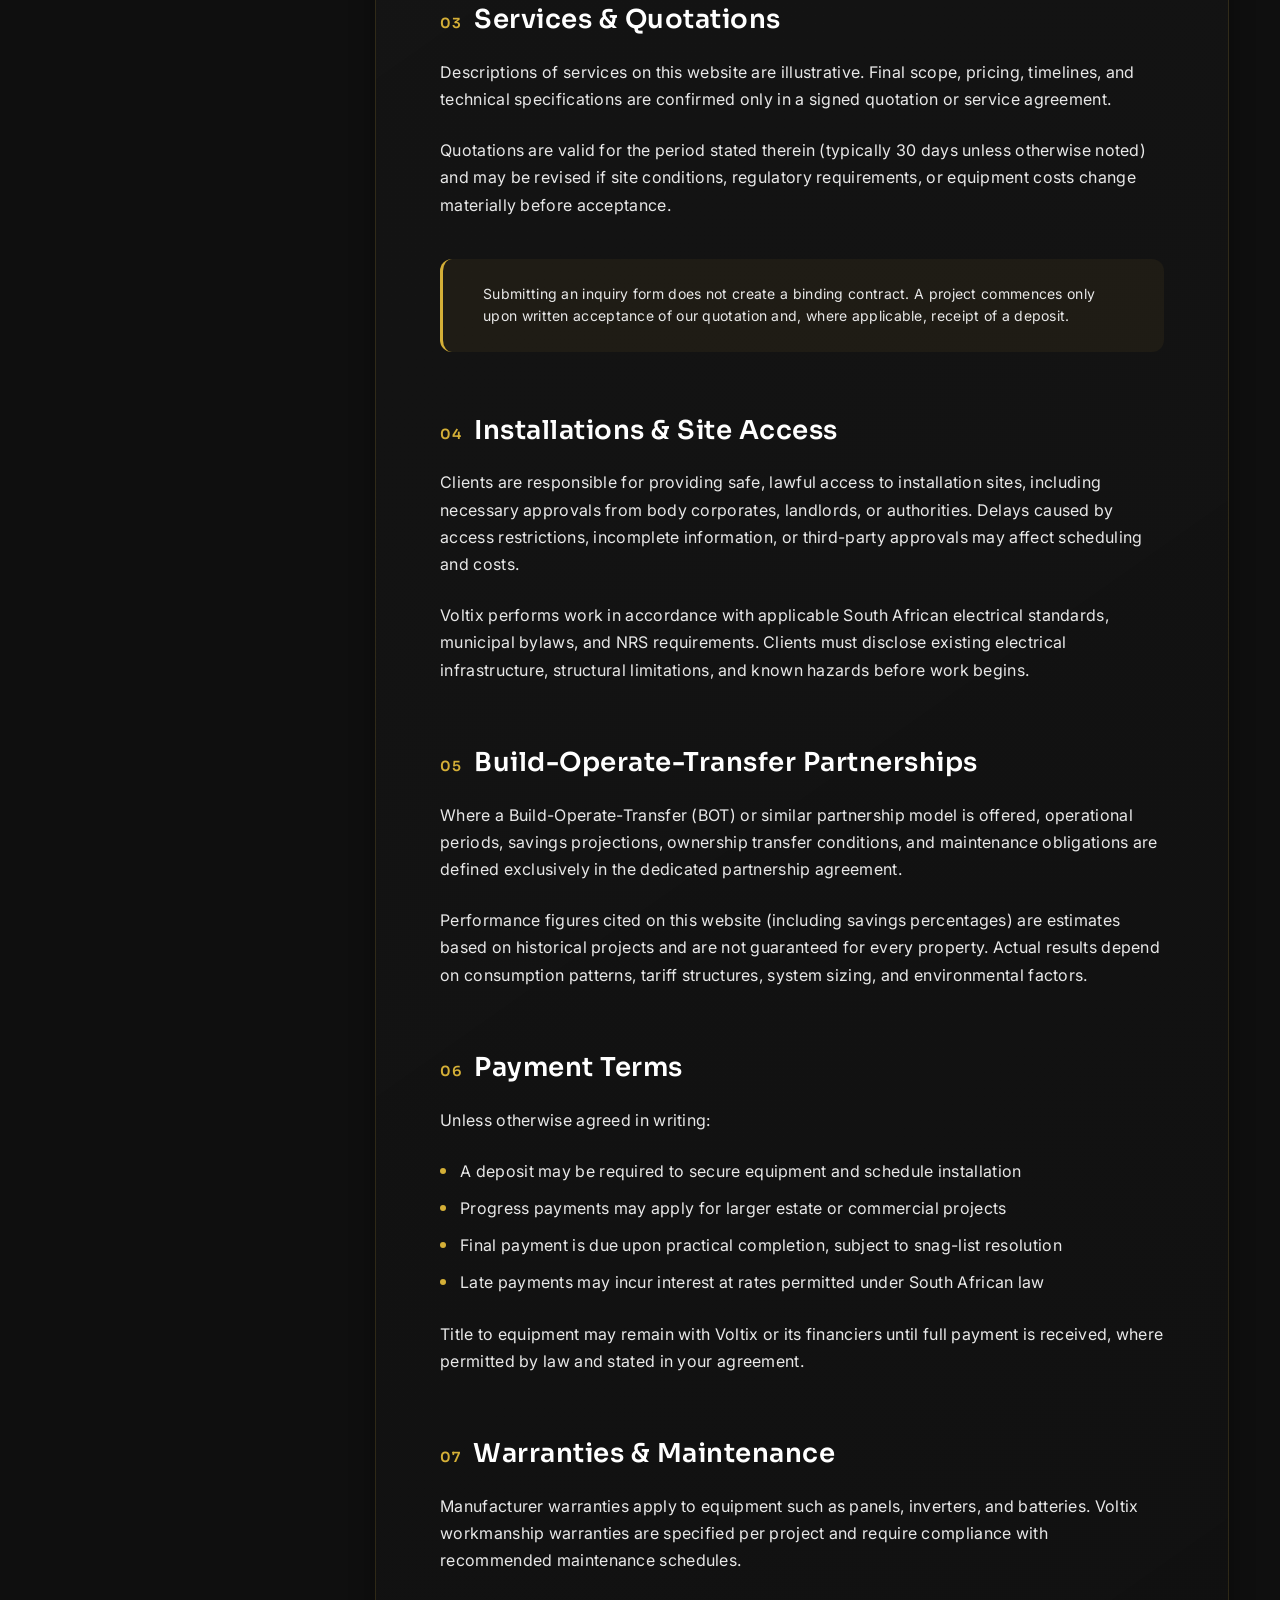
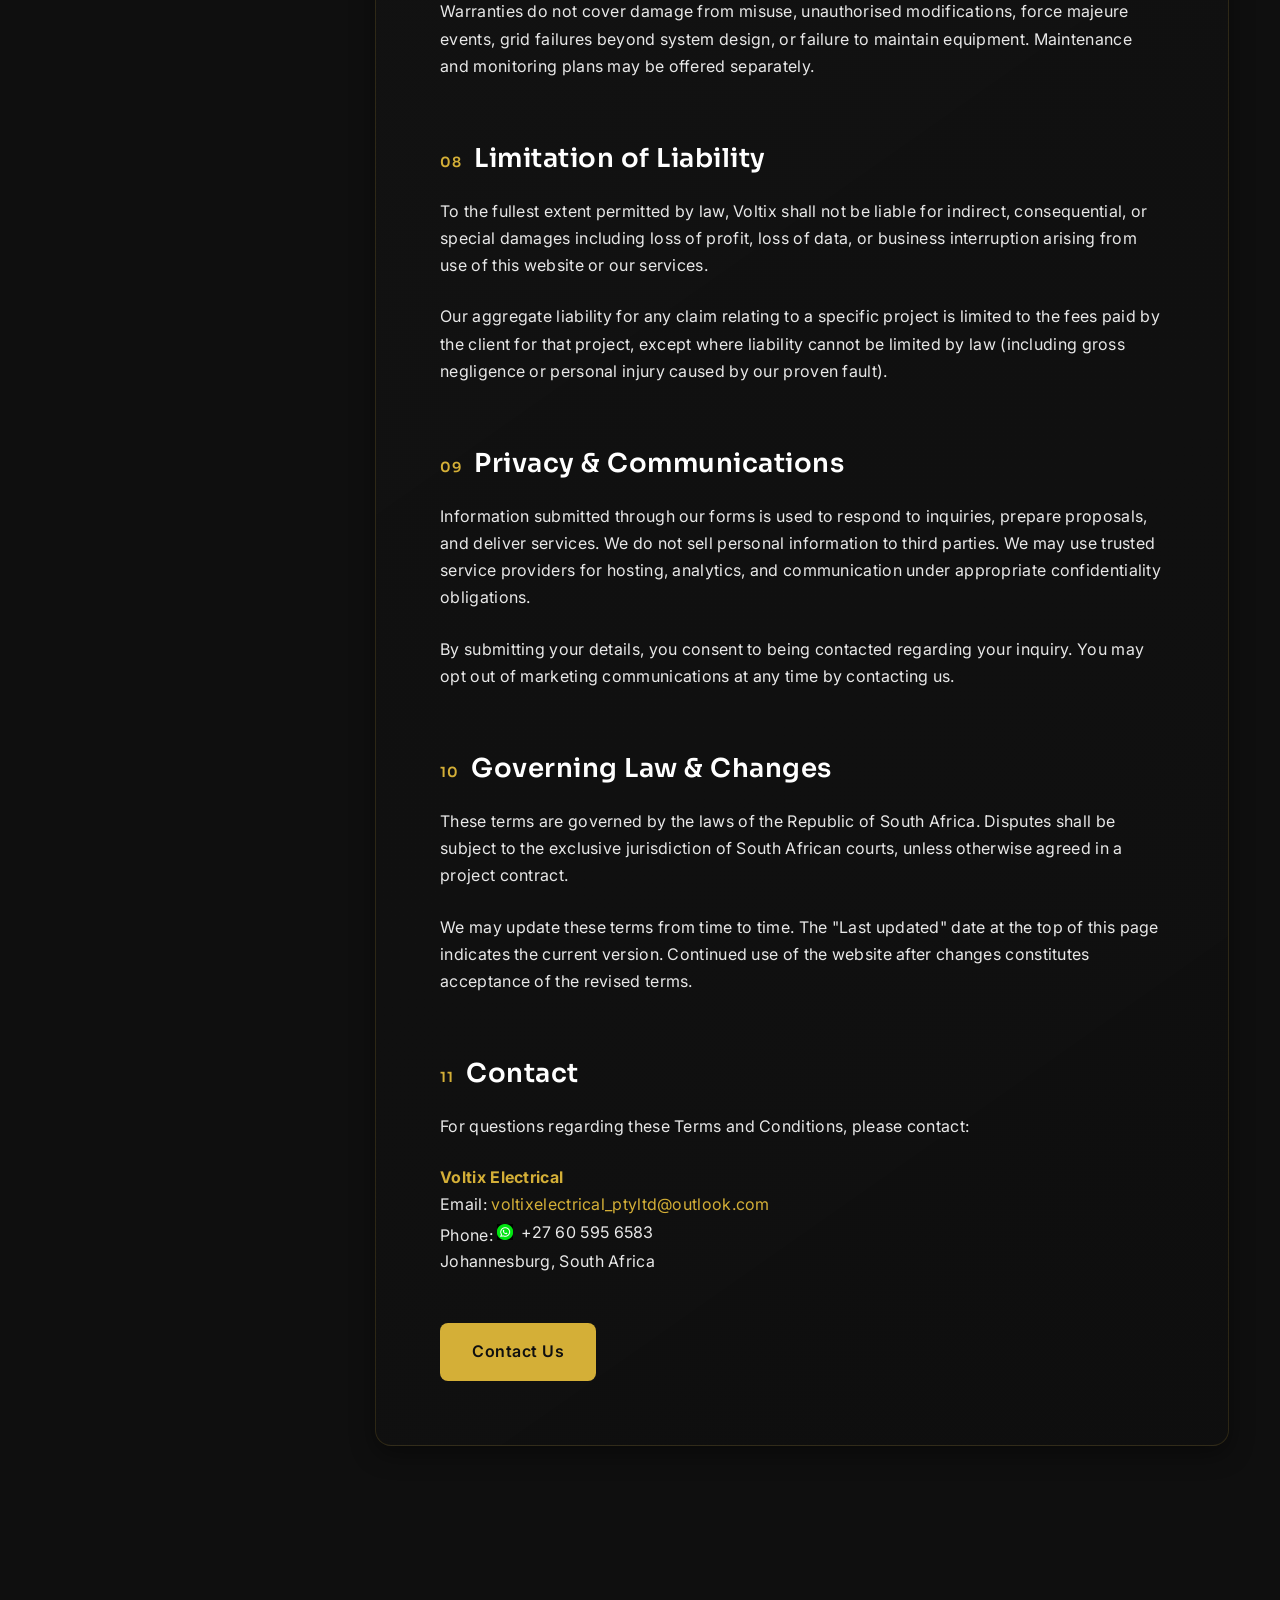
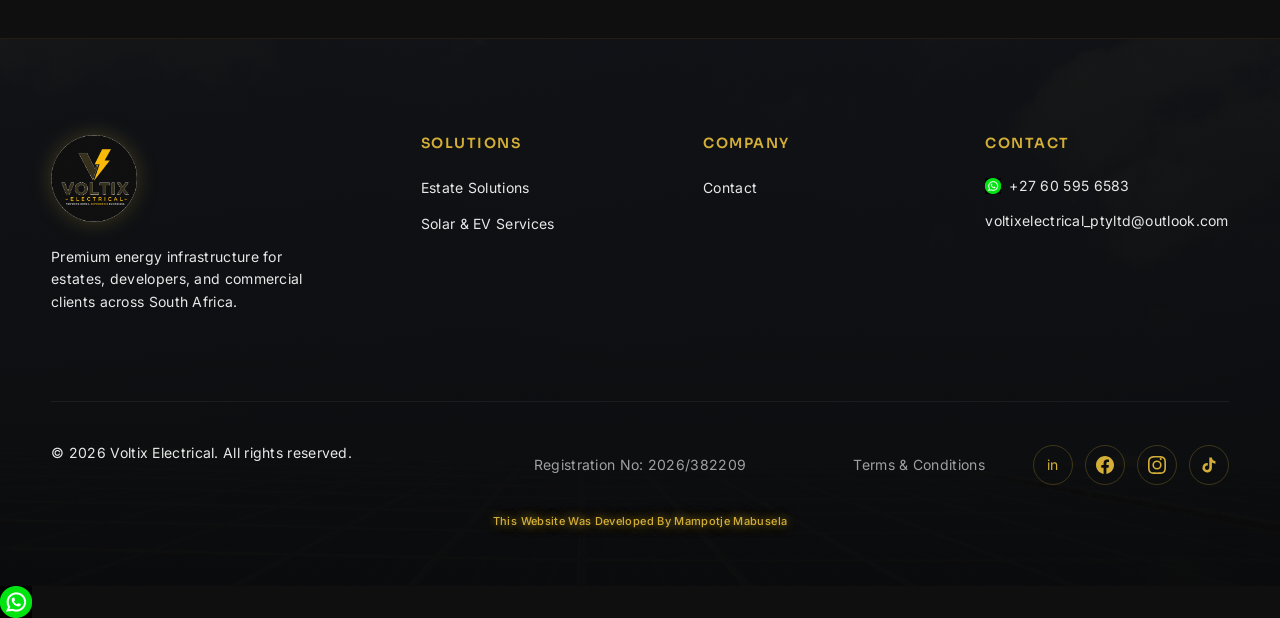
<file: terms-and-conditions.html>
<!DOCTYPE html>
<html lang="en">
<head>
  <meta charset="UTF-8">
  <meta name="viewport" content="width=device-width, initial-scale=1.0">
  <meta name="description" content="Terms and Conditions for Voltix Electrical — website use, quotations, installations, and energy infrastructure services in South Africa.">
  <meta name="robots" content="noindex, follow">
  <link rel="canonical" href="https://voltixelectrical.business/terms-and-conditions.html">
  <title>Terms &amp; Conditions | Voltix Electrical</title>
  <link rel="icon" href="data:image/svg+xml,%3Csvg xmlns='http://www.w3.org/2000/svg' viewBox='0 0 100 100'%3E%3Ccircle cx='50' cy='50' r='45' fill='%230F0F0F' stroke='%23D4AF37' stroke-width='3'/%3E%3Ctext x='50' y='62' font-size='36' font-weight='bold' text-anchor='middle' fill='%23D4AF37'%3EV%3C/text%3E%3C/svg%3E">
  <link rel="stylesheet" href="css/variables.css">
  <link rel="stylesheet" href="css/reset.css">
  <link rel="stylesheet" href="css/global.css">
  <link rel="stylesheet" href="css/navigation.css">
  <link rel="stylesheet" href="css/footer.css">
  <link rel="stylesheet" href="css/hero.css">
  <link rel="stylesheet" href="css/legal.css">
  <link rel="stylesheet" href="css/layout-images.css">
</head>
<body>
  <nav class="navbar" aria-label="Main navigation">
    <div class="navbar-container">
      <a href="index.html" class="navbar-logo" aria-label="Voltix Home">
        <img src="assets/images/voltix-logo.png" alt="Voltix Electrical" class="logo-img" width="81" height="81">
      </a>
      <ul class="navbar-menu">
        <li><a href="index.html" class="nav-link">Home</a></li>
        <li><a href="estate-solutions.html" class="nav-link">Estate Solutions</a></li>
        <li><a href="services.html" class="nav-link">Services</a></li>
        <li><a href="contact.html" class="nav-link">Contact</a></li>
      </ul>
      <a href="contact.html" class="btn btn-primary btn-sm navbar-cta">Get Consultation</a>
      <button class="mobile-menu-toggle" id="mobileMenuToggle" aria-label="Open menu"><span></span><span></span><span></span></button>
    
    <div class="mobile-menu" id="mobileMenu">
      <button class="mobile-menu-close" id="mobileMenuClose" aria-label="Close menu">&times;</button>
      <ul class="mobile-menu-items">
        <li><a href="index.html" class="nav-link">Home</a></li>
        <li><a href="estate-solutions.html" class="nav-link">Estate Solutions</a></li>
        <li><a href="services.html" class="nav-link">Services</a></li>
        <li><a href="contact.html" class="nav-link">Contact</a></li>
      </ul>
    </div>
  </nav>

  <header class="legal-hero">
    <div class="hero-background">
      <div class="hero-gradient"></div>
      <div class="hero-mesh"></div>
    </div>
    <div class="hero-content">
      <p class="breadcrumb"><a href="index.html">Home</a> <span>/</span> Terms &amp; Conditions</p>
      <h1>Terms &amp; Conditions</h1>
      <div class="meta">
        <span>Last updated: 17 May 2026</span>
        <span class="dot" aria-hidden="true"></span>
        <span>Voltix Electrical (Pty) Ltd</span>
        <span class="dot" aria-hidden="true"></span>
        <span>South Africa</span>
      </div>
    </div>
  </header>

  <main class="section section-dark legal-main">
    <div class="container legal-layout">
      <aside class="legal-sidebar" aria-label="Table of contents">
        <h2>Contents</h2>
        <nav class="legal-toc">
          <a href="#introduction">Introduction</a>
          <a href="#website">Website Use</a>
          <a href="#services">Services &amp; Quotations</a>
          <a href="#installations">Installations</a>
          <a href="#bot">BOT Partnerships</a>
          <a href="#payment">Payment Terms</a>
          <a href="#warranties">Warranties</a>
          <a href="#liability">Liability</a>
          <a href="#privacy">Privacy</a>
          <a href="#governing-law">Governing Law</a>
          <a href="#contact">Contact</a>
        </nav>
      </aside>

      <article class="legal-document">
        <p class="intro">These Terms and Conditions govern your use of the Voltix Electrical website and your engagement with our energy infrastructure services. By accessing this website or requesting our services, you agree to these terms.</p>

        <section class="legal-section" id="introduction">
          <h2><span class="num">01</span> Introduction</h2>
          <p>Voltix Electrical ("Voltix", "we", "us") provides solar installations, backup power systems, EV charging infrastructure, estate energy solutions, and related maintenance services in the Republic of South Africa.</p>
          <p>These terms apply to all visitors, clients, estates, developers, and commercial partners. Separate written agreements may apply to specific projects and will prevail where they conflict with these general terms.</p>
        </section>

        <section class="legal-section" id="website">
          <h2><span class="num">02</span> Website Use</h2>
          <p>You may use this website for lawful purposes only. You agree not to:</p>
          <ul>
            <li>Copy, scrape, or redistribute content without written permission</li>
            <li>Attempt to gain unauthorised access to our systems or data</li>
            <li>Submit false or misleading information through inquiry forms</li>
            <li>Use the site in any way that could harm Voltix, our clients, or third parties</li>
          </ul>
          <p>Content on this website is provided for general information. It does not constitute professional engineering, financial, or legal advice. Project-specific recommendations require a formal assessment.</p>
        </section>

        <section class="legal-section" id="services">
          <h2><span class="num">03</span> Services &amp; Quotations</h2>
          <p>Descriptions of services on this website are illustrative. Final scope, pricing, timelines, and technical specifications are confirmed only in a signed quotation or service agreement.</p>
          <p>Quotations are valid for the period stated therein (typically 30 days unless otherwise noted) and may be revised if site conditions, regulatory requirements, or equipment costs change materially before acceptance.</p>
          <div class="legal-callout">Submitting an inquiry form does not create a binding contract. A project commences only upon written acceptance of our quotation and, where applicable, receipt of a deposit.</div>
        </section>

        <section class="legal-section" id="installations">
          <h2><span class="num">04</span> Installations &amp; Site Access</h2>
          <p>Clients are responsible for providing safe, lawful access to installation sites, including necessary approvals from body corporates, landlords, or authorities. Delays caused by access restrictions, incomplete information, or third-party approvals may affect scheduling and costs.</p>
          <p>Voltix performs work in accordance with applicable South African electrical standards, municipal bylaws, and NRS requirements. Clients must disclose existing electrical infrastructure, structural limitations, and known hazards before work begins.</p>
        </section>

        <section class="legal-section" id="bot">
          <h2><span class="num">05</span> Build-Operate-Transfer Partnerships</h2>
          <p>Where a Build-Operate-Transfer (BOT) or similar partnership model is offered, operational periods, savings projections, ownership transfer conditions, and maintenance obligations are defined exclusively in the dedicated partnership agreement.</p>
          <p>Performance figures cited on this website (including savings percentages) are estimates based on historical projects and are not guaranteed for every property. Actual results depend on consumption patterns, tariff structures, system sizing, and environmental factors.</p>
        </section>

        <section class="legal-section" id="payment">
          <h2><span class="num">06</span> Payment Terms</h2>
          <p>Unless otherwise agreed in writing:</p>
          <ul>
            <li>A deposit may be required to secure equipment and schedule installation</li>
            <li>Progress payments may apply for larger estate or commercial projects</li>
            <li>Final payment is due upon practical completion, subject to snag-list resolution</li>
            <li>Late payments may incur interest at rates permitted under South African law</li>
          </ul>
          <p>Title to equipment may remain with Voltix or its financiers until full payment is received, where permitted by law and stated in your agreement.</p>
        </section>

        <section class="legal-section" id="warranties">
          <h2><span class="num">07</span> Warranties &amp; Maintenance</h2>
          <p>Manufacturer warranties apply to equipment such as panels, inverters, and batteries. Voltix workmanship warranties are specified per project and require compliance with recommended maintenance schedules.</p>
          <p>Warranties do not cover damage from misuse, unauthorised modifications, force majeure events, grid failures beyond system design, or failure to maintain equipment. Maintenance and monitoring plans may be offered separately.</p>
        </section>

        <section class="legal-section" id="liability">
          <h2><span class="num">08</span> Limitation of Liability</h2>
          <p>To the fullest extent permitted by law, Voltix shall not be liable for indirect, consequential, or special damages including loss of profit, loss of data, or business interruption arising from use of this website or our services.</p>
          <p>Our aggregate liability for any claim relating to a specific project is limited to the fees paid by the client for that project, except where liability cannot be limited by law (including gross negligence or personal injury caused by our proven fault).</p>
        </section>

        <section class="legal-section" id="privacy">
          <h2><span class="num">09</span> Privacy &amp; Communications</h2>
          <p>Information submitted through our forms is used to respond to inquiries, prepare proposals, and deliver services. We do not sell personal information to third parties. We may use trusted service providers for hosting, analytics, and communication under appropriate confidentiality obligations.</p>
          <p>By submitting your details, you consent to being contacted regarding your inquiry. You may opt out of marketing communications at any time by contacting us.</p>
        </section>

        <section class="legal-section" id="governing-law">
          <h2><span class="num">10</span> Governing Law &amp; Changes</h2>
          <p>These terms are governed by the laws of the Republic of South Africa. Disputes shall be subject to the exclusive jurisdiction of South African courts, unless otherwise agreed in a project contract.</p>
          <p>We may update these terms from time to time. The "Last updated" date at the top of this page indicates the current version. Continued use of the website after changes constitutes acceptance of the revised terms.</p>
        </section>

        <section class="legal-section" id="contact">
          <h2><span class="num">11</span> Contact</h2>
          <p>For questions regarding these Terms and Conditions, please contact:</p>
          <p><strong class="text-gold">Voltix Electrical</strong><br>
          Email: <a href="mailto:voltixelectrical_ptyltd@outlook.com" class="text-gold">voltixelectrical_ptyltd@outlook.com</a><br>
          Phone: <a href="https://wa.me/27605956583" class="footer-whatsapp-link" target="_blank" rel="noopener noreferrer"><img src="assets/images/whatsapp-icon.png" alt="" class="whatsapp-icon" width="16" height="16" aria-hidden="true">+27 60 595 6583</a><br>
          Johannesburg, South Africa</p>
          <a href="contact.html" class="btn btn-primary" style="margin-top:24px;">Contact Us</a>
        </section>
      </article>
    </div>
  </main>

  <footer class="footer footer-visual">
    <div class="container">
      <div class="footer-grid">
        <div class="footer-brand">
          <a href="index.html" class="navbar-logo">
            <img src="assets/images/voltix-logo.png" alt="Voltix Electrical" class="logo-img" width="74" height="74">
          </a>
          <p>Premium energy infrastructure for estates, developers, and commercial clients across South Africa.</p>
        </div>
        <div>
          <h4 class="footer-heading">Solutions</h4>
          <ul class="footer-links">
            <li><a href="estate-solutions.html">Estate Solutions</a></li>
            <li><a href="services.html">Solar &amp; EV Services</a></li>
          </ul>
        </div>
        
        <div>
          <h4 class="footer-heading">Company</h4>
          <ul class="footer-links">
            <li><a href="contact.html">Contact</a></li>
          </ul>
        </div>
        <div>
          <h4 class="footer-heading">Contact</h4>
          <ul class="footer-contact">
            <li><a href="https://wa.me/27605956583" class="footer-whatsapp-link" target="_blank" rel="noopener noreferrer"><img src="assets/images/whatsapp-icon.png" alt="" class="whatsapp-icon" width="16" height="16" aria-hidden="true">+27 60 595 6583</a></li>
            <li><a href="mailto:voltixelectrical_ptyltd@outlook.com">voltixelectrical_ptyltd@outlook.com</a></li>
          </ul>
        </div>
      </div>
      <div class="footer-bottom">
        <p>&copy; <span id="currentYear"></span> Voltix Electrical. All rights reserved.</p>
        <p class="footer-reg">Registration No: 2026/382209</p>
        <div class="footer-legal">
          <a href="terms-and-conditions.html" aria-current="page">Terms &amp; Conditions</a>
        </div>
        <div class="footer-social">
          <a href="https://linkedin.com" target="_blank" rel="noopener noreferrer" aria-label="LinkedIn">in</a>
          <a href="https://www.facebook.com/share/18ZhwiWTwy/?mibextid=wwXIfr" target="_blank" rel="noopener noreferrer" aria-label="Facebook">
            <svg viewBox="0 0 24 24" fill="currentColor" width="18" height="18" aria-hidden="true"><path d="M24 12.073c0-6.627-5.373-12-12-12s-12 5.373-12 12c0 5.99 4.388 10.954 10.125 11.854v-8.385H7.078v-3.47h3.047V9.43c0-3.007 1.792-4.669 4.533-4.669 1.312 0 2.686.235 2.686.235v2.953H15.83c-1.491 0-1.956.925-1.956 1.874v2.25h3.328l-.532 3.47h-2.796v8.385C19.612 23.027 24 18.062 24 12.073z"/></svg>
          </a>
          <a href="https://www.instagram.com/voltix_electrical_pty?igsh=azE3eWN5cmJxajRw&amp;utm_source=qr" target="_blank" rel="noopener noreferrer" aria-label="Instagram">
            <svg viewBox="0 0 24 24" fill="currentColor" width="18" height="18" aria-hidden="true"><path d="M12 2.163c3.204 0 3.584.012 4.85.07 3.252.148 4.771 1.691 4.919 4.919.058 1.265.069 1.645.069 4.849 0 3.205-.012 3.584-.069 4.849-.149 3.225-1.664 4.771-4.919 4.919-1.266.058-1.644.07-4.85.07-3.204 0-3.584-.012-4.849-.07-3.26-.149-4.771-1.699-4.919-4.92-.058-1.265-.07-1.644-.07-4.849 0-3.204.013-3.583.07-4.849.149-3.227 1.664-4.771 4.919-4.919 1.266-.057 1.645-.069 4.849-.069zM12 0C8.741 0 8.333.014 7.053.072 2.695.272.273 2.69.073 7.052.014 8.333 0 8.741 0 12c0 3.259.014 3.668.072 4.948.2 4.358 2.618 6.78 6.98 6.98 1.281.058 1.689.072 4.948.072 3.259 0 3.668-.014 4.948-.072 4.354-.2 6.782-2.618 6.979-6.98.059-1.28.073-1.689.073-4.948 0-3.259-.014-3.667-.072-4.947-.196-4.354-2.617-6.78-6.979-6.98C15.668.014 15.259 0 12 0zm0 5.838a6.162 6.162 0 100 12.324 6.162 6.162 0 000-12.324zM12 16a4 4 0 110-8 4 4 0 010 8zm6.406-11.845a1.44 1.44 0 11-2.881.001 1.44 1.44 0 012.881-.001z"/></svg>
          </a>
          <a href="https://www.tiktok.com/@voltixelectrical_" target="_blank" rel="noopener noreferrer" aria-label="TikTok">
            <svg viewBox="0 0 24 24" fill="currentColor" width="18" height="18" aria-hidden="true"><path d="M19.59 6.69a4.83 4.83 0 01-3.77-4.25V2h-3.45v13.67a2.89 2.89 0 01-5.2 1.74 2.89 2.89 0 012.31-4.64 2.93 2.93 0 01.88.13V9.4a6.84 6.84 0 00-1-.05A6.33 6.33 0 005 20.1a6.34 6.34 0 0010.86-4.43v-7a8.16 8.16 0 004.77 1.52v-3.4a4.85 4.85 0 01-1-.1z"/></svg>
          </a>
        </div>
      </div>
      <p class="footer-credit">This Website Was Developed By Mampotje Mabusela</p>
    </div>
  </footer>

  <a href="https://wa.me/27605956583" class="whatsapp-float" target="_blank" rel="noopener noreferrer" aria-label="Chat on WhatsApp">
    <img src="assets/images/whatsapp-icon.png" alt="" class="whatsapp-icon" width="32" height="32" aria-hidden="true">
  </a>
  <script src="js/navigation.js"></script>
  <script src="js/main.js"></script>
</body>
</html>
</file>
<file: css/variables.css>
:root {
  --color-black: #0f0f0f;
  --color-dark-bg: #1a1a1a;
  --color-dark-gray: #333333;
  --color-medium-gray: #a0a0a0;
  --color-light-gray: #e8e8e8;
  --color-white: #ffffff;
  --color-gold: #d4af37;
  --color-accent-gold: #ffc107;
  --color-dark-blue: #1a1a2e;

  --spacing-xs: 8px;
  --spacing-sm: 16px;
  --spacing-md: 24px;
  --spacing-lg: 40px;
  --spacing-xl: 64px;
  --spacing-2xl: 96px;

  --font-display: "Sora", "Poppins", sans-serif;
  --font-body: "Inter", sans-serif;

  --font-size-h1: 72px;
  --font-size-h2: 56px;
  --font-size-h3: 42px;
  --font-size-h4: 32px;
  --font-size-h5: 28px;
  --font-size-body: 16px;
  --font-size-small: 14px;
  --font-size-tiny: 12px;

  --transition-fast: 0.2s cubic-bezier(0.4, 0, 0.2, 1);
  --transition-base: 0.3s cubic-bezier(0.4, 0, 0.2, 1);
  --transition-slow: 0.5s cubic-bezier(0.4, 0, 0.2, 1);

  --shadow-sm: 0 2px 8px rgba(0, 0, 0, 0.3);
  --shadow-md: 0 8px 24px rgba(0, 0, 0, 0.4);
  --shadow-lg: 0 16px 40px rgba(0, 0, 0, 0.5);
  --shadow-gold: 0 0 24px rgba(212, 175, 55, 0.3);
  --shadow-gold-glow: 0 0 40px rgba(212, 175, 55, 0.4);

  --nav-height: 96px;
  --container-max: 100%;
  --site-gutter: clamp(20px, 4vw, 64px);
  --radius-md: 12px;
  --radius-lg: 16px;
}

@media (max-width: 768px) {
  :root {
    --font-size-h1: 48px;
    --font-size-h2: 36px;
    --font-size-h3: 28px;
    --font-size-h4: 24px;
    --nav-height: 80px;
    --spacing-2xl: 64px;
    --spacing-xl: 40px;
  }
}
</file>
<file: css/global.css>
@import url("https://fonts.googleapis.com/css2?family=Inter:wght@400;500;600&family=Poppins:wght@500;600;700&family=Sora:wght@500;600;700&display=swap");

body {
  background-color: var(--color-black);
  color: var(--color-white);
  font-family: var(--font-body);
  font-size: var(--font-size-body);
  line-height: 1.6;
  letter-spacing: 0.3px;
  overflow-x: hidden;
}

body::before {
  content: "";
  position: fixed;
  inset: 0;
  background-image: url("data:image/svg+xml,%3Csvg viewBox='0 0 200 200' xmlns='http://www.w3.org/2000/svg'%3E%3Cfilter id='noise'%3E%3CfeTurbulence type='fractalNoise' baseFrequency='0.9' numOctaves='4' /%3E%3C/filter%3E%3Crect width='200' height='200' filter='url(%23noise)' opacity='0.005'/%3E%3C/svg%3E");
  pointer-events: none;
  z-index: 9999;
  opacity: 0.5;
}

h1,
h2,
h3,
h4,
h5,
h6 {
  font-family: var(--font-display);
  font-weight: 600;
  letter-spacing: 0.5px;
  line-height: 1.15;
}

h1 {
  font-size: var(--font-size-h1);
}
h2 {
  font-size: var(--font-size-h2);
}
h3 {
  font-size: var(--font-size-h3);
}
h4 {
  font-size: var(--font-size-h4);
}
h5 {
  font-size: var(--font-size-h5);
}

p {
  color: var(--color-light-gray);
  margin-bottom: var(--spacing-md);
}

a {
  text-decoration: none;
  transition: var(--transition-base);
}

.container {
  max-width: var(--container-max);
  margin: 0 auto;
  padding: 0 var(--spacing-xl);
}

.section {
  padding: var(--spacing-2xl) 0;
  position: relative;
}

.section-dark {
  background-color: var(--color-black);
}

.section-darker {
  background-color: var(--color-dark-bg);
}

.section-label {
  display: inline-block;
  font-size: var(--font-size-small);
  font-weight: 600;
  text-transform: uppercase;
  letter-spacing: 2px;
  color: var(--color-gold);
  margin-bottom: var(--spacing-sm);
}

.section-header {
  max-width: 720px;
  margin-bottom: var(--spacing-xl);
}

.section-header.centered {
  margin-left: auto;
  margin-right: auto;
  text-align: center;
}

.text-gold {
  color: var(--color-gold);
}
.text-white {
  color: var(--color-white);
}
.text-gray {
  color: var(--color-light-gray);
}
.text-center {
  text-align: center;
}

.btn {
  padding: 16px 32px;
  border-radius: 8px;
  font-size: var(--font-size-body);
  font-weight: 600;
  font-family: var(--font-body);
  display: inline-flex;
  align-items: center;
  justify-content: center;
  gap: 8px;
  transition: var(--transition-base);
  letter-spacing: 0.5px;
  white-space: nowrap;
}

.btn-primary {
  background-color: var(--color-gold);
  color: var(--color-black);
}

.btn-primary:hover {
  background-color: var(--color-accent-gold);
  box-shadow: var(--shadow-gold-glow);
  transform: translateY(-2px);
}

.btn-secondary {
  background: transparent;
  color: var(--color-white);
  border: 2px solid var(--color-gold);
}

.btn-secondary:hover {
  background-color: var(--color-gold);
  color: var(--color-black);
  box-shadow: var(--shadow-gold-glow);
}

.btn-sm {
  padding: 12px 24px;
  font-size: var(--font-size-small);
}
.btn-lg {
  padding: 20px 40px;
  font-size: 18px;
}

.breadcrumb {
  font-size: var(--font-size-small);
  color: var(--color-medium-gray);
  margin-bottom: var(--spacing-md);
}

.breadcrumb a:hover {
  color: var(--color-gold);
}

.breadcrumb span {
  color: var(--color-medium-gray);
  margin: 0 8px;
}

.page-offset {
  padding-top: var(--nav-height);
}

.grid-3 {
  display: grid;
  grid-template-columns: repeat(3, 1fr);
  gap: var(--spacing-lg);
}

.grid-4 {
  display: grid;
  grid-template-columns: repeat(4, 1fr);
  gap: var(--spacing-lg);
}

@media (max-width: 1024px) {
  .grid-4 {
    grid-template-columns: repeat(2, 1fr);
  }
}

@media (max-width: 768px) {
  .container {
    padding: 0 var(--spacing-lg);
  }

  .grid-3,
  .grid-4 {
    grid-template-columns: 1fr;
  }
}
</file>
<file: css/navigation.css>
.navbar {
  position: fixed;
  top: 0;
  left: 0;
  right: 0;
  height: var(--nav-height);
  background: rgba(15, 15, 15, 0.92);
  backdrop-filter: blur(12px);
  border-bottom: 1px solid rgba(212, 175, 55, 0.12);
  z-index: 1000;
  box-shadow: var(--shadow-sm);
}

.navbar-container {
  max-width: var(--container-max);
  margin: 0 auto;
  padding: 0 var(--spacing-xl);
  height: 100%;
  display: flex;
  align-items: center;
  justify-content: space-between;
  gap: var(--spacing-md);
}

.navbar-logo {
  display: flex;
  align-items: center;
  flex-shrink: 0;
}

.logo-img {
  height: 81px;
  width: auto;
  display: block;
  object-fit: contain;
  filter: drop-shadow(0 0 10px rgba(212, 175, 55, 0.25));
  transition: var(--transition-base);
}

.navbar-logo:hover .logo-img {
  filter: drop-shadow(0 0 14px rgba(212, 175, 55, 0.45));
  transform: scale(1.03);
}

@media (max-width: 768px) {
  .logo-img {
    height: 68px;
  }
}

.navbar-menu {
  display: flex;
  gap: 36px;
  align-items: center;
}

.nav-link {
  font-size: 15px;
  font-weight: 500;
  color: var(--color-white);
  position: relative;
}

.nav-link::after {
  content: "";
  position: absolute;
  bottom: -6px;
  left: 0;
  width: 0;
  height: 2px;
  background: var(--color-gold);
  transition: var(--transition-base);
}

.nav-link:hover,
.nav-link.active {
  color: var(--color-gold);
}

.nav-link:hover::after,
.nav-link.active::after {
  width: 100%;
}

.mobile-menu-toggle {
  display: none;
  flex-direction: column;
  gap: 6px;
  padding: 4px;
}

.mobile-menu-toggle span {
  width: 24px;
  height: 2px;
  background: var(--color-gold);
  transition: var(--transition-base);
}

.mobile-menu-toggle.active span:nth-child(1) {
  transform: rotate(45deg) translate(6px, 6px);
}

.mobile-menu-toggle.active span:nth-child(2) {
  opacity: 0;
}

.mobile-menu-toggle.active span:nth-child(3) {
  transform: rotate(-45deg) translate(6px, -6px);
}

.mobile-menu {
  position: fixed;
  inset: 0;
  background: rgba(15, 15, 15, 0.98);
  backdrop-filter: blur(12px);
  z-index: 999;
  padding: calc(var(--nav-height) + 24px) var(--spacing-lg) var(--spacing-lg);
  display: none;
  flex-direction: column;
}

.mobile-menu.active {
  display: flex;
}

.mobile-menu-close {
  position: absolute;
  top: 20px;
  right: 20px;
  font-size: 36px;
  color: var(--color-gold);
  line-height: 1;
}

.mobile-menu-items {
  display: flex;
  flex-direction: column;
  gap: 8px;
}

.mobile-menu-items .nav-link {
  font-size: 20px;
  padding: 14px 0;
  border-bottom: 1px solid rgba(212, 175, 55, 0.15);
}

@media (max-width: 768px) {
  .navbar-container {
    padding: 0 var(--spacing-lg);
  }

  .navbar-menu,
  .navbar-cta {
    display: none;
  }

  .mobile-menu-toggle {
    display: flex;
  }
}
</file>
<file: css/footer.css>
.footer {
  position: relative;
  background: linear-gradient(180deg, var(--color-black) 0%, #0a0a0a 100%);
  border-top: 1px solid rgba(212, 175, 55, 0.12);
  padding: var(--spacing-2xl) 0 var(--spacing-lg);
  overflow: hidden;
}

.footer.footer-visual::before {
  content: "";
  position: absolute;
  inset: 0;
  background: url("../assets/images/solar-panorama-sky.png") center/cover no-repeat;
  opacity: 0.32;
  z-index: 0;
}

.footer.footer-visual::after {
  content: "";
  position: absolute;
  inset: 0;
  background: linear-gradient(
    180deg,
    rgba(15, 15, 15, 0.88) 0%,
    rgba(10, 10, 10, 0.94) 100%
  );
  z-index: 0;
}

.footer.footer-visual > .container {
  position: relative;
  z-index: 1;
}

.footer.footer-visual .footer-grid,
.footer.footer-visual .footer-bottom {
  position: relative;
  z-index: 1;
}

.footer-grid {
  display: grid;
  grid-template-columns: 1.4fr 1fr 1fr 1fr;
  gap: var(--spacing-xl);
  margin-bottom: var(--spacing-xl);
}

.footer-brand .logo-img {
  height: 87px;
  margin-bottom: var(--spacing-md);
}

.footer-brand p {
  font-size: var(--font-size-small);
  max-width: 280px;
  margin-top: 0;
}

.footer-heading {
  font-size: var(--font-size-small);
  font-weight: 600;
  text-transform: uppercase;
  letter-spacing: 1.5px;
  color: var(--color-gold);
  margin-bottom: var(--spacing-md);
}

.footer-links li {
  margin-bottom: 10px;
}

.footer-links a {
  color: var(--color-light-gray);
  font-size: var(--font-size-small);
}

.footer-links a:hover {
  color: var(--color-gold);
}

.footer-contact li {
  display: flex;
  align-items: flex-start;
  gap: 10px;
  margin-bottom: 12px;
  font-size: var(--font-size-small);
  color: var(--color-light-gray);
}

.footer-contact svg {
  flex-shrink: 0;
  margin-top: 2px;
  color: var(--color-gold);
}

.footer-whatsapp-link {
  display: inline-flex;
  align-items: center;
  gap: 8px;
  color: var(--color-light-gray);
  transition: var(--transition-base);
}

.footer-whatsapp-link:hover {
  color: #25d366;
}

.footer-whatsapp-link .whatsapp-icon {
  flex-shrink: 0;
  width: 16px;
  height: 16px;
  display: block;
  object-fit: contain;
}

.footer-bottom {
  position: relative;
  padding-top: var(--spacing-lg);
  border-top: 1px solid rgba(255, 255, 255, 0.06);
  display: flex;
  flex-wrap: wrap;
  align-items: center;
  justify-content: space-between;
  gap: var(--spacing-md);
  font-size: var(--font-size-small);
  color: var(--color-medium-gray);
}

.footer-reg {
  position: absolute;
  left: 50%;
  transform: translateX(-50%);
  margin: 0;
  text-align: center;
  color: var(--color-medium-gray);
  white-space: nowrap;
  pointer-events: none;
}

.footer-bottom .footer-legal {
  order: 0;
  margin-left: auto;
  margin-right: var(--spacing-md);
}

@media (max-width: 600px) {
  .footer-bottom {
    flex-direction: column;
    text-align: center;
  }

  .footer-reg {
    position: static;
    transform: none;
    width: 100%;
    order: 1;
    pointer-events: auto;
  }

  .footer-bottom .footer-legal {
    margin-left: 0;
    margin-right: 0;
  }
}

.footer-social {
  display: flex;
  gap: 12px;
}

.footer-social a {
  width: 40px;
  height: 40px;
  border-radius: 50%;
  border: 1px solid rgba(212, 175, 55, 0.25);
  display: flex;
  align-items: center;
  justify-content: center;
  color: var(--color-gold);
  transition: var(--transition-base);
}

.footer-social a:hover {
  background: var(--color-gold);
  color: var(--color-black);
  box-shadow: var(--shadow-gold);
}

.footer-social a svg {
  display: block;
}

.footer-credit {
  width: 100%;
  margin: var(--spacing-md) 0 0;
  padding: 0 var(--site-gutter) var(--spacing-sm);
  text-align: center;
  font-size: 11px;
  font-weight: 500;
  letter-spacing: 0.35px;
  color: var(--color-gold);
  text-shadow:
    0 0 8px rgba(212, 175, 55, 0.65),
    0 0 16px rgba(212, 175, 55, 0.4),
    0 0 24px rgba(212, 175, 55, 0.2);
  animation: footerCreditGlow 2.8s ease-in-out infinite alternate;
}

@keyframes footerCreditGlow {
  from {
    color: #c9a227;
    text-shadow:
      0 0 6px rgba(212, 175, 55, 0.5),
      0 0 12px rgba(212, 175, 55, 0.28);
  }
  to {
    color: #e8c84a;
    text-shadow:
      0 0 10px rgba(232, 200, 74, 0.9),
      0 0 20px rgba(212, 175, 55, 0.55),
      0 0 32px rgba(212, 175, 55, 0.3);
  }
}

@media (prefers-reduced-motion: reduce) {
  .footer-credit {
    animation: none;
  }
}

@media (max-width: 900px) {
  .footer-grid {
    grid-template-columns: 1fr 1fr;
  }
}

@media (max-width: 600px) {
  .footer-grid {
    grid-template-columns: 1fr;
  }
}
</file>
<file: css/hero.css>
.hero {
  min-height: 100vh;
  display: flex;
  flex-direction: column;
  align-items: center;
  justify-content: center;
  position: relative;
  overflow: hidden;
  padding-top: var(--nav-height);
}

.hero-background {
  position: absolute;
  inset: 0;
}

.hero-gradient {
  position: absolute;
  inset: 0;
  background: linear-gradient(
    135deg,
    var(--color-black) 0%,
    var(--color-dark-blue) 45%,
    #0f0f14 70%,
    var(--color-black) 100%
  );
  background-size: 200% 200%;
  animation: gradientShift 10s ease-in-out infinite;
}

@keyframes gradientShift {
  0%,
  100% {
    background-position: 0% 50%;
  }
  50% {
    background-position: 100% 50%;
  }
}

.hero-mesh {
  position: absolute;
  inset: 0;
  background:
    radial-gradient(ellipse 80% 50% at 20% 40%, rgba(212, 175, 55, 0.08), transparent),
    radial-gradient(ellipse 60% 40% at 80% 60%, rgba(26, 26, 46, 0.9), transparent);
}

.hero-lightning {
  position: absolute;
  top: 8%;
  right: 5%;
  width: min(420px, 40vw);
  height: auto;
  opacity: 0.12;
  animation: float 7s ease-in-out infinite;
  pointer-events: none;
}

@keyframes float {
  0%,
  100% {
    transform: translateY(0);
  }
  50% {
    transform: translateY(-24px);
  }
}

.hero-grid-lines {
  position: absolute;
  inset: 0;
  background-image:
    linear-gradient(rgba(212, 175, 55, 0.03) 1px, transparent 1px),
    linear-gradient(90deg, rgba(212, 175, 55, 0.03) 1px, transparent 1px);
  background-size: 60px 60px;
  mask-image: radial-gradient(ellipse at center, black 20%, transparent 75%);
}

.hero-content {
  position: relative;
  z-index: 2;
  width: 100%;
  max-width: 900px;
  margin: 0 auto;
  padding: var(--spacing-xl) var(--spacing-lg);
  display: flex;
  flex-direction: column;
  align-items: center;
  justify-content: center;
  text-align: center;
}

.hero-badge {
  display: inline-flex;
  align-items: center;
  justify-content: center;
  gap: 8px;
  padding: 8px 16px;
  border-radius: 100px;
  border: 1px solid rgba(212, 175, 55, 0.35);
  background: rgba(212, 175, 55, 0.08);
  font-size: var(--font-size-small);
  color: var(--color-gold);
  margin: 0 auto var(--spacing-lg);
}

.hero-title {
  width: 100%;
  margin-bottom: var(--spacing-md);
  font-weight: 700;
  letter-spacing: -0.5px;
  text-align: center;
}

.hero-title .highlight {
  background: linear-gradient(135deg, var(--color-white), var(--color-gold));
  -webkit-background-clip: text;
  background-clip: text;
  color: transparent;
}

.hero-subtitle {
  font-size: clamp(18px, 2.5vw, 26px);
  color: var(--color-light-gray);
  width: 100%;
  max-width: 640px;
  margin: 0 auto var(--spacing-xl);
  line-height: 1.5;
  text-align: center;
}

.hero-buttons {
  display: flex;
  gap: 16px;
  justify-content: center;
  align-items: center;
  flex-wrap: wrap;
  width: 100%;
  margin: 0 auto;
}

.scroll-indicator {
  position: absolute;
  bottom: 32px;
  left: 50%;
  transform: translateX(-50%);
  color: var(--color-gold);
  animation: bounce 2s infinite;
  z-index: 2;
}

@keyframes bounce {
  0%,
  20%,
  50%,
  80%,
  100% {
    transform: translateX(-50%) translateY(0);
  }
  40% {
    transform: translateX(-50%) translateY(-10px);
  }
  60% {
    transform: translateX(-50%) translateY(-5px);
  }
}

.page-hero {
  min-height: 60vh;
  display: flex;
  align-items: center;
  position: relative;
  overflow: hidden;
  padding-top: var(--nav-height);
}

.page-hero .hero-content {
  text-align: left;
  max-width: 100%;
  margin: 0 auto;
  width: 100%;
  padding: var(--spacing-2xl) var(--site-gutter, var(--spacing-xl));
}

.page-hero h1 {
  font-size: clamp(40px, 6vw, 64px);
  max-width: 800px;
}

.page-hero .hero-subtitle {
  margin-left: 0;
  font-size: clamp(16px, 2vw, 22px);
}

.page-hero--estate-centered .hero-content {
  text-align: center;
}

.page-hero--estate-centered .hero-subtitle {
  margin-left: auto;
  margin-right: auto;
  max-width: 720px;
  text-align: center;
}

.page-hero--estate-centered h1 {
  margin-left: auto;
  margin-right: auto;
}

.page-hero--estate-centered .breadcrumb {
  text-align: center;
}

.page-hero-circuit::before {
  content: "";
  position: absolute;
  inset: 0;
  background-image: url("data:image/svg+xml,%3Csvg width='60' height='60' viewBox='0 0 60 60' xmlns='http://www.w3.org/2000/svg'%3E%3Cpath d='M30 0v20M30 40v20M0 30h20M40 30h20' stroke='%23D4AF37' stroke-opacity='0.06' fill='none'/%3E%3C/svg%3E");
  opacity: 0.6;
}

@media (max-width: 768px) {
  .hero-buttons {
    flex-direction: column;
    align-items: stretch;
  }

  .hero-buttons .btn {
    width: 100%;
  }
}
</file>
<file: css/sections.css>
/* Service cards */
.service-card {
  background: linear-gradient(145deg, var(--color-black), var(--color-dark-bg));
  border: 1px solid rgba(212, 175, 55, 0.2);
  border-radius: var(--radius-md);
  padding: var(--spacing-xl);
  height: 100%;
  display: flex;
  flex-direction: column;
  position: relative;
  overflow: hidden;
  transition: all 0.4s cubic-bezier(0.4, 0, 0.2, 1);
}

.service-card::before {
  content: "";
  position: absolute;
  top: 0;
  left: -100%;
  width: 100%;
  height: 100%;
  background: linear-gradient(90deg, transparent, rgba(212, 175, 55, 0.08), transparent);
  transition: left var(--transition-slow);
}

.service-card:hover::before {
  left: 100%;
}

.service-card:hover {
  border-color: rgba(212, 175, 55, 0.7);
  box-shadow: var(--shadow-gold-glow);
  transform: translateY(-8px);
}

.card-icon {
  width: 72px;
  height: 72px;
  margin-bottom: var(--spacing-lg);
  color: var(--color-gold);
  transition: var(--transition-base);
}

.service-card:hover .card-icon {
  transform: scale(1.08) rotate(4deg);
  filter: drop-shadow(0 0 16px rgba(212, 175, 55, 0.45));
}

.card-title {
  font-size: var(--font-size-h4);
  margin-bottom: var(--spacing-md);
  color: var(--color-white);
}

.card-description {
  font-size: var(--font-size-body);
  flex-grow: 1;
  margin-bottom: var(--spacing-lg);
}

.card-cta {
  color: var(--color-gold);
  font-weight: 600;
  display: inline-flex;
  align-items: center;
  gap: 8px;
}

.card-cta .arrow {
  transition: var(--transition-base);
}

.card-cta:hover {
  gap: 12px;
  text-decoration: underline;
  text-underline-offset: 4px;
}

/* Split sections */
.split-section {
  display: grid;
  grid-template-columns: 1.1fr 0.9fr;
  gap: var(--spacing-xl);
  align-items: center;
}

.split-section.reverse {
  direction: rtl;
}

.split-section.reverse > * {
  direction: ltr;
}

.split-content h2 {
  margin-bottom: var(--spacing-md);
}

.split-content .gold-sub {
  font-family: var(--font-display);
  font-size: 18px;
  color: var(--color-gold);
  margin-bottom: var(--spacing-lg);
}

.feature-list {
  margin: var(--spacing-lg) 0;
}

.feature-list li {
  display: flex;
  align-items: flex-start;
  gap: 12px;
  margin-bottom: 14px;
  color: var(--color-light-gray);
}

.feature-list .icon {
  width: 22px;
  height: 22px;
  color: var(--color-gold);
  flex-shrink: 0;
  margin-top: 2px;
}

.split-image img {
  width: 100%;
  aspect-ratio: 4 / 3;
  object-fit: cover;
  border-radius: var(--radius-lg);
  border: 1px solid rgba(212, 175, 55, 0.25);
  box-shadow: var(--shadow-md);
  transition: var(--transition-base);
}

.split-image img:hover {
  box-shadow: var(--shadow-gold-glow);
  transform: scale(1.02);
}

.solar-section {
  background: var(--color-dark-bg);
  padding: 80px 0;
  position: relative;
  width: 100%;
}

.solar-section .container {
  max-width: 1400px;
}

.solar-section::after {
  content: "";
  position: absolute;
  inset: 0;
  background: linear-gradient(135deg, transparent 40%, rgba(212, 175, 55, 0.04));
  pointer-events: none;
}

/* BOT section */
.bot-section {
  background: linear-gradient(160deg, var(--color-black), var(--color-dark-blue), var(--color-black));
  background-size: 200% 200%;
  animation: gradientShift 12s ease infinite;
}

.bot-grid {
  display: grid;
  grid-template-columns: 1fr 1fr;
  gap: var(--spacing-xl);
  align-items: center;
  max-width: 1400px;
  margin-left: auto;
  margin-right: auto;
  width: 100%;
}

.metrics-row {
  display: grid;
  grid-template-columns: repeat(4, 1fr);
  gap: var(--spacing-md);
  margin: var(--spacing-xl) 0;
}

.metric-card {
  text-align: center;
  padding: var(--spacing-md);
  border-radius: var(--radius-md);
  border: 1px solid rgba(212, 175, 55, 0.15);
  background: rgba(255, 255, 255, 0.02);
}

.metric-value {
  font-family: var(--font-display);
  font-size: 28px;
  font-weight: 700;
  color: var(--color-gold);
}

.metric-label {
  font-size: var(--font-size-small);
  color: var(--color-medium-gray);
  margin-top: 4px;
}

.timeline {
  display: flex;
  gap: var(--spacing-md);
  margin-top: var(--spacing-lg);
}

.timeline-phase {
  flex: 1;
  padding: var(--spacing-lg);
  border-radius: var(--radius-md);
  border: 1px solid rgba(212, 175, 55, 0.2);
  background: rgba(15, 15, 15, 0.6);
  position: relative;
  transition: var(--transition-base);
}

.timeline-phase.active,
.timeline-phase:hover {
  border-color: var(--color-gold);
  box-shadow: var(--shadow-gold);
}

.timeline-phase .phase-num {
  font-size: var(--font-size-tiny);
  color: var(--color-gold);
  text-transform: uppercase;
  letter-spacing: 1px;
  margin-bottom: 8px;
}

.timeline-phase h4 {
  font-size: 20px;
  margin-bottom: 8px;
}

.timeline-phase p {
  font-size: var(--font-size-small);
  margin: 0;
}

/* CTA band */
.cta-band {
  text-align: center;
  padding: var(--spacing-2xl) var(--spacing-lg);
  background: var(--color-black);
  border-top: 2px solid;
  border-image: linear-gradient(90deg, transparent, rgba(212, 175, 55, 0.4), transparent) 1;
}

.cta-band h2 {
  font-size: clamp(32px, 4vw, 48px);
  margin-bottom: var(--spacing-md);
}

.cta-band .subtitle {
  font-size: 20px;
  color: var(--color-light-gray);
  max-width: 600px;
  margin: 0 auto var(--spacing-xl);
}

.cta-buttons {
  display: flex;
  gap: 16px;
  justify-content: center;
  flex-wrap: wrap;
  margin-bottom: var(--spacing-xl);
}

.trust-badges {
  display: flex;
  gap: var(--spacing-lg);
  justify-content: center;
  flex-wrap: wrap;
}

.trust-badge {
  display: flex;
  align-items: center;
  gap: 8px;
  padding: 10px 18px;
  border-radius: 100px;
  border: 1px solid rgba(212, 175, 55, 0.2);
  font-size: var(--font-size-small);
  color: var(--color-light-gray);
  animation: float 4s ease-in-out infinite;
}

.trust-badge:nth-child(2) {
  animation-delay: 0.5s;
}
.trust-badge:nth-child(3) {
  animation-delay: 1s;
}

/* Estate page numbered sections */
.numbered-section {
  position: relative;
  padding: var(--spacing-2xl) 0;
}

.section-number {
  position: absolute;
  top: var(--spacing-lg);
  left: 5%;
  font-family: var(--font-display);
  font-size: 120px;
  font-weight: 700;
  color: var(--color-gold);
  opacity: 0.08;
  line-height: 1;
  pointer-events: none;
}

.mini-features {
  display: grid;
  grid-template-columns: repeat(4, 1fr);
  gap: var(--spacing-md);
  margin: var(--spacing-lg) 0;
}

.mini-feature {
  padding: var(--spacing-md);
  border-radius: var(--radius-md);
  border: 1px solid rgba(255, 255, 255, 0.06);
  background: rgba(255, 255, 255, 0.02);
}

.mini-feature h5 {
  font-size: 16px;
  margin-bottom: 6px;
  color: var(--color-white);
}

.mini-feature p {
  font-size: var(--font-size-small);
  margin: 0;
}

/* Savings / revenue cards */
.stat-card {
  padding: var(--spacing-xl);
  border-radius: var(--radius-md);
  border: 1px solid rgba(212, 175, 55, 0.2);
  background: linear-gradient(145deg, rgba(26, 26, 26, 0.9), rgba(15, 15, 15, 0.95));
  text-align: center;
}

.stat-card .value {
  font-family: var(--font-display);
  font-size: 48px;
  font-weight: 700;
  color: var(--color-gold);
  line-height: 1;
}

.stat-card .label {
  margin-top: 8px;
  color: var(--color-medium-gray);
  font-size: var(--font-size-small);
}

/* Services tabs */
.services-tabs {
  display: flex;
  flex-wrap: wrap;
  gap: 10px;
  margin-bottom: var(--spacing-xl);
  justify-content: center;
}

.tab-btn {
  padding: 12px 20px;
  border-radius: 100px;
  border: 1px solid rgba(212, 175, 55, 0.3);
  color: var(--color-light-gray);
  font-size: var(--font-size-small);
  font-weight: 500;
  transition: var(--transition-base);
}

.tab-btn:hover,
.tab-btn.active {
  background: var(--color-gold);
  color: var(--color-black);
  border-color: var(--color-gold);
}

.tab-panel {
  display: none;
}

.tab-panel.active {
  display: block;
  animation: fadeIn 0.4s ease;
}

@keyframes fadeIn {
  from {
    opacity: 0;
    transform: translateY(12px);
  }
  to {
    opacity: 1;
    transform: translateY(0);
  }
}

/* Contact page */
.contact-grid {
  display: grid;
  grid-template-columns: 1fr 1.1fr;
  gap: var(--spacing-xl);
  align-items: start;
}

.contact-info-card {
  padding: var(--spacing-xl);
  border-radius: var(--radius-md);
  border: 1px solid rgba(212, 175, 55, 0.2);
  background: var(--color-dark-bg);
  margin-bottom: var(--spacing-lg);
}

.contact-info-card h3 {
  font-size: 22px;
  margin-bottom: var(--spacing-md);
}

.download-card {
  padding: var(--spacing-xl);
  border-radius: var(--radius-md);
  background: linear-gradient(135deg, rgba(212, 175, 55, 0.12), rgba(15, 15, 15, 0.9));
  border: 1px solid rgba(212, 175, 55, 0.35);
}

.download-card h3 {
  margin-bottom: var(--spacing-sm);
}

/* Floating WhatsApp */
.whatsapp-float {
  position: fixed;
  bottom: 28px;
  right: 28px;
  z-index: 900;
  width: 60px;
  height: 60px;
  border-radius: 50%;
  background: transparent;
  display: flex;
  align-items: center;
  justify-content: center;
  box-shadow: 0 4px 20px rgba(37, 211, 102, 0.45);
  transition: var(--transition-base);
}

.whatsapp-float:hover {
  transform: scale(1.08);
  box-shadow: 0 6px 28px rgba(37, 211, 102, 0.55);
}

.whatsapp-float .whatsapp-icon {
  width: 32px;
  height: 32px;
  display: block;
  object-fit: contain;
}

@media (max-width: 900px) {
  .split-section,
  .bot-grid,
  .contact-grid {
    grid-template-columns: 1fr;
  }

  .split-section.reverse {
    direction: ltr;
  }

  .metrics-row {
    grid-template-columns: repeat(2, 1fr);
  }

  .timeline {
    flex-direction: column;
  }

  .mini-features {
    grid-template-columns: 1fr 1fr;
  }
}

@media (max-width: 600px) {
  .mini-features {
    grid-template-columns: 1fr;
  }

  .metrics-row {
    grid-template-columns: 1fr;
  }
}
</file>
<file: css/animations.css>
@keyframes fadeInUp {
  from {
    opacity: 0;
    transform: translateY(30px);
  }
  to {
    opacity: 1;
    transform: translateY(0);
  }
}

.animate-fade-in {
  animation: fadeInUp 0.8s ease-out forwards;
  opacity: 0;
}

.animate-fade-in.delay-1 {
  animation-delay: 0.15s;
}
.animate-fade-in.delay-2 {
  animation-delay: 0.3s;
}
.animate-fade-in.delay-3 {
  animation-delay: 0.45s;
}

.section,
.service-card,
.stat-card,
.split-content,
.split-image,
.timeline-phase {
  opacity: 0;
  transform: translateY(28px);
  transition:
    opacity 0.65s ease-out,
    transform 0.65s ease-out;
}

.section.animate-in,
.service-card.animate-in,
.stat-card.animate-in,
.split-content.animate-in,
.split-image.animate-in,
.timeline-phase.animate-in {
  opacity: 1;
  transform: translateY(0);
}

.service-card:nth-child(1) {
  transition-delay: 0s;
}
.service-card:nth-child(2) {
  transition-delay: 0.1s;
}
.service-card:nth-child(3) {
  transition-delay: 0.2s;
}

.service-card.animate-in:nth-child(1),
.service-card.animate-in:nth-child(2),
.service-card.animate-in:nth-child(3) {
  transition-delay: 0s;
}

.split-content.animate-in {
  transform: translateX(0);
}

.split-section .split-content {
  transform: translateX(-24px);
}

.split-section .split-image {
  transform: translateX(24px);
}

.split-section .split-content.animate-in,
.split-section .split-image.animate-in {
  transform: translate(0);
}

@media (prefers-reduced-motion: reduce) {
  *,
  *::before,
  *::after {
    animation-duration: 0.01ms !important;
    animation-iteration-count: 1 !important;
    transition-duration: 0.01ms !important;
  }

  .section,
  .service-card,
  .stat-card,
  .split-content,
  .split-image,
  .timeline-phase {
    opacity: 1;
    transform: none;
  }
}
</file>
<file: css/layout-images.css>
/* Full-width layout */
:root {
  --container-max: 100%;
  --site-gutter: clamp(20px, 4vw, 64px);
}

.container {
  width: 100%;
  max-width: 100%;
  padding-left: var(--site-gutter);
  padding-right: var(--site-gutter);
}

.navbar-container {
  max-width: 100%;
  padding-left: var(--site-gutter);
  padding-right: var(--site-gutter);
}

main {
  text-align: center;
}

main .section-header,
main .section-header p,
main .cta-band,
main .cta-band .subtitle,
main .gold-sub {
  text-align: center;
  margin-left: auto;
  margin-right: auto;
}

main .hero-buttons,
main .cta-buttons,
main .trust-badges,
main .metrics-row,
main .grid-3,
main .grid-4,
main .showcase-row,
main .services-tabs {
  justify-content: center;
  margin-left: auto;
  margin-right: auto;
}

main .split-section {
  text-align: left;
  max-width: 1400px;
  margin-left: auto;
  margin-right: auto;
}

main .feature-list li {
  justify-content: flex-start;
}

main .service-card {
  text-align: left;
}

main .card-cta,
main .split-content .btn {
  align-self: flex-start;
}

main .split-content {
  display: flex;
  flex-direction: column;
  align-items: flex-start;
}

main .contact-grid {
  text-align: left;
  max-width: 1400px;
  margin-left: auto;
  margin-right: auto;
}

@media (max-width: 900px) {
  main .split-content {
    align-items: center;
    text-align: center;
  }

  main .feature-list li {
    justify-content: center;
  }

  main .card-cta,
  main .split-content .btn {
    align-self: center;
  }
}

/* Full-bleed background bands */
.bg-banner {
  position: relative;
  width: 100%;
  min-height: 42vh;
  display: flex;
  align-items: center;
  justify-content: center;
  background-color: var(--color-black);
  background-size: cover;
  background-position: center;
  background-repeat: no-repeat;
  background-attachment: fixed;
  overflow: hidden;
}

.bg-banner::before {
  content: "";
  position: absolute;
  inset: 0;
  background: linear-gradient(
    180deg,
    rgba(15, 15, 15, 0.72) 0%,
    rgba(15, 15, 15, 0.55) 50%,
    rgba(15, 15, 15, 0.82) 100%
  );
  z-index: 1;
}

.bg-banner::after {
  content: "";
  position: absolute;
  inset: 0;
  background: linear-gradient(90deg, rgba(15, 15, 15, 0.4), transparent 40%, transparent 60%, rgba(15, 15, 15, 0.4));
  z-index: 1;
}

.bg-banner-content {
  position: relative;
  z-index: 2;
  text-align: center;
  padding: var(--spacing-2xl) var(--site-gutter);
  max-width: 800px;
}

.bg-banner-content h2 {
  font-size: clamp(28px, 4vw, 44px);
  margin-bottom: var(--spacing-md);
}

.bg-banner-content p {
  font-size: 18px;
  color: var(--color-light-gray);
}

.bg-banner--sunset {
  background-image: url("../assets/images/solar-sunset-field.png");
}

.bg-banner--farm {
  background-image: url("../assets/images/solar-farm-golden.png");
}

.bg-banner--grass {
  background-image: url("../assets/images/solar-grass-sun.png");
}

.bg-banner--panorama {
  background-image: url("../assets/images/solar-panorama-sky.png");
}

.bg-banner--rooftop {
  background-image: url("../assets/images/solar-rooftop-commercial.png");
}

/* Section with subtle background */
.section-has-bg {
  position: relative;
  overflow: hidden;
}

.section-has-bg::before {
  content: "";
  position: absolute;
  inset: 0;
  background-size: cover;
  background-position: center;
  background-repeat: no-repeat;
  opacity: 0.14;
  z-index: 0;
}

.section-has-bg > .container {
  position: relative;
  z-index: 1;
}

.section-has-bg--panorama::before {
  background-image: url("../assets/images/solar-panorama-sky.png");
}

.section-has-bg--farm::before {
  background-image: url("../assets/images/solar-farm-golden.png");
}

.section-has-bg--grass::before {
  background-image: url("../assets/images/solar-grass-sun.png");
}

/* BOT / Partnership Model — centered on background image */
.bot-section.section-has-bg {
  display: flex;
  align-items: center;
  justify-content: center;
  min-height: min(85vh, 920px);
  background: none;
  animation: none;
}

.bot-section.section-has-bg > .container {
  display: flex;
  align-items: center;
  justify-content: center;
  width: 100%;
}

.bot-section.section-has-bg .bot-grid {
  display: flex;
  flex-direction: column;
  align-items: center;
  justify-content: center;
  text-align: center;
  width: 100%;
  max-width: 1100px;
  margin-left: auto;
  margin-right: auto;
}

.bot-section.section-has-bg .split-content {
  align-items: center;
  text-align: center;
  max-width: 900px;
  margin-left: auto;
  margin-right: auto;
}

.bot-section.section-has-bg .split-content .metrics-row {
  display: flex;
  flex-wrap: wrap;
  justify-content: center;
  align-items: stretch;
  gap: var(--spacing-md);
  width: fit-content;
  max-width: 100%;
  margin-left: auto;
  margin-right: auto;
}

.bot-section.section-has-bg .metric-card {
  flex: 0 1 150px;
  min-width: 130px;
  max-width: 160px;
  text-align: center;
  display: flex;
  flex-direction: column;
  align-items: center;
  justify-content: center;
}

.bot-section.section-has-bg .metric-value,
.bot-section.section-has-bg .metric-label {
  display: block;
  width: 100%;
  text-align: center;
}

@media (max-width: 900px) {
  .bot-section.section-has-bg .metrics-row {
    display: flex;
    grid-template-columns: unset;
  }

  .bot-section.section-has-bg .metric-card {
    flex: 1 1 calc(50% - var(--spacing-md));
    min-width: 120px;
  }
}

@media (max-width: 600px) {
  .bot-section.section-has-bg .metric-card {
    flex: 1 1 100%;
    max-width: 220px;
  }
}

.bot-section.section-has-bg .bot-grid > div:last-child {
  width: 100%;
  max-width: 1100px;
  margin-left: auto;
  margin-right: auto;
}

.bot-section.section-has-bg .bot-grid > div:last-child h3 {
  text-align: center;
}

.bot-section.section-has-bg .timeline {
  justify-content: center;
}

/* Horizontal service timeline (Services page) */
.service-timeline-section {
  padding: var(--spacing-2xl) 0;
  background: linear-gradient(180deg, var(--color-black) 0%, var(--color-dark-bg) 50%, var(--color-black) 100%);
}

.service-timeline-section .section-header {
  margin-left: auto;
  margin-right: auto;
  text-align: center;
  padding: 0 var(--site-gutter);
  max-width: 720px;
}

.service-timeline-scroll {
  display: flex;
  justify-content: center;
  overflow-x: auto;
  scroll-snap-type: x mandatory;
  -webkit-overflow-scrolling: touch;
  scrollbar-width: thin;
  scrollbar-color: rgba(212, 175, 55, 0.4) transparent;
  padding-bottom: var(--spacing-sm);
}

.service-timeline-scroll::-webkit-scrollbar {
  height: 6px;
}

.service-timeline-scroll::-webkit-scrollbar-thumb {
  background: rgba(212, 175, 55, 0.35);
  border-radius: 3px;
}

.service-timeline-rail {
  display: flex;
  flex: 0 0 auto;
  gap: clamp(16px, 2vw, 24px);
  padding: var(--spacing-lg) var(--site-gutter) var(--spacing-md);
  align-items: flex-start;
}

.service-timeline-card {
  flex: 0 0 clamp(200px, 22vw, 240px);
  scroll-snap-align: center;
  text-align: left;
  display: flex;
  flex-direction: column;
  gap: 10px;
}

.service-timeline-frame {
  border-radius: var(--radius-md);
  overflow: hidden;
  border: 1px solid rgba(212, 175, 55, 0.32);
  box-shadow:
    0 0 0 1px rgba(255, 255, 255, 0.04) inset,
    0 8px 24px rgba(0, 0, 0, 0.45);
  background: linear-gradient(145deg, rgba(26, 26, 26, 0.9), rgba(15, 15, 15, 0.95));
  padding: 5px;
  transition: var(--transition-base);
}

.service-timeline-card:hover .service-timeline-frame {
  border-color: rgba(212, 175, 55, 0.65);
  box-shadow: var(--shadow-gold-glow);
  transform: translateY(-4px);
}

.service-timeline-frame img {
  width: 100%;
  height: auto;
  max-height: 168px;
  object-fit: contain;
  object-position: center top;
  display: block;
  border-radius: calc(var(--radius-md) - 4px);
  background: #0a0a0a;
}

.service-timeline-step {
  font-size: var(--font-size-tiny);
  font-weight: 700;
  letter-spacing: 1.5px;
  color: var(--color-gold);
  text-transform: uppercase;
}

.service-timeline-card h3 {
  font-size: 15px;
  line-height: 1.3;
  margin: 0;
  color: var(--color-white);
}

.service-timeline-detail {
  font-size: 12px;
  line-height: 1.55;
  color: var(--color-light-gray);
  margin: 0;
}

.service-timeline-detail strong {
  color: var(--color-gold);
  font-weight: 600;
}

.service-timeline-hint {
  text-align: center;
  font-size: var(--font-size-small);
  color: var(--color-medium-gray);
  padding: 0 var(--site-gutter) var(--spacing-md);
  margin: 0;
}

@media (max-width: 768px) {
  .service-timeline-card {
    flex: 0 0 200px;
  }

  .service-timeline-frame img {
    max-height: 150px;
  }
}

/* Framed image showcase */
.showcase-section {
  padding: var(--spacing-2xl) 0;
  width: 100%;
}

.showcase-row {
  display: grid;
  grid-template-columns: repeat(3, 1fr);
  gap: var(--site-gutter);
  width: 100%;
  padding: 0 var(--site-gutter);
  max-width: 100%;
}

.image-frame {
  position: relative;
  border-radius: var(--radius-lg);
  overflow: hidden;
  border: 1px solid rgba(212, 175, 55, 0.28);
  box-shadow: var(--shadow-md);
  aspect-ratio: 4 / 3;
  transition: var(--transition-base);
}

.image-frame::after {
  content: "";
  position: absolute;
  inset: 0;
  background: linear-gradient(to top, rgba(15, 15, 15, 0.65), transparent 55%);
  pointer-events: none;
}

.image-frame:hover {
  border-color: rgba(212, 175, 55, 0.65);
  box-shadow: var(--shadow-gold-glow);
  transform: translateY(-6px);
}

.image-frame img {
  width: 100%;
  height: 100%;
  object-fit: cover;
  display: block;
}

.image-frame figcaption {
  position: absolute;
  bottom: 0;
  left: 0;
  right: 0;
  z-index: 2;
  padding: var(--spacing-md) var(--spacing-lg);
  font-size: var(--font-size-small);
  font-weight: 600;
  color: var(--color-white);
  text-align: left;
}

.showcase-row--2 {
  grid-template-columns: repeat(2, 1fr);
  max-width: 100%;
}

/* CTA with background */
.cta-band.has-bg {
  position: relative;
  background: transparent;
  overflow: hidden;
}

.cta-band.has-bg::before {
  content: "";
  position: absolute;
  inset: 0;
  background: url("../assets/images/solar-sunset-field.png") center/cover;
  z-index: 0;
}

.cta-band.has-bg::after {
  content: "";
  position: absolute;
  inset: 0;
  background: rgba(15, 15, 15, 0.78);
  z-index: 1;
}

.cta-band.has-bg .container {
  position: relative;
  z-index: 2;
}

/* Contact main subtle bg */
.contact-main-bg {
  position: relative;
}

.contact-main-bg::before {
  content: "";
  position: absolute;
  inset: 0;
  background: url("../assets/images/solar-grass-sun.png") center/cover;
  opacity: 0.08;
  z-index: 0;
}

.contact-main-bg > .container {
  position: relative;
  z-index: 1;
}

@media (max-width: 900px) {
  .showcase-row,
  .showcase-row--2 {
    grid-template-columns: 1fr;
  }

  .bg-banner {
    background-attachment: scroll;
    min-height: 36vh;
  }
}

@media (prefers-reduced-motion: reduce) {
  .bg-banner {
    background-attachment: scroll;
  }
}
</file>
<file: css/form.css>
.contact-form {
  max-width: 100%;
}

.form-group {
  margin-bottom: var(--spacing-lg);
  display: flex;
  flex-direction: column;
}

.form-group label {
  font-size: var(--font-size-small);
  font-weight: 600;
  color: var(--color-light-gray);
  text-transform: uppercase;
  letter-spacing: 0.5px;
  margin-bottom: 8px;
}

input[type="text"],
input[type="email"],
input[type="tel"],
select,
textarea {
  background: rgba(26, 26, 26, 0.85);
  border: 1px solid var(--color-dark-gray);
  color: var(--color-white);
  padding: 14px 16px;
  border-radius: 8px;
  font-size: 16px;
  transition: var(--transition-base);
  width: 100%;
}

input:focus,
select:focus,
textarea:focus {
  outline: none;
  border-color: var(--color-gold);
  background: rgba(26, 26, 26, 1);
  box-shadow: 0 0 20px rgba(212, 175, 55, 0.15);
}

input::placeholder,
textarea::placeholder {
  color: var(--color-medium-gray);
}

select {
  cursor: pointer;
  appearance: none;
  background-image: url("data:image/svg+xml,%3Csvg xmlns='http://www.w3.org/2000/svg' width='12' height='12' viewBox='0 0 12 12'%3E%3Cpath fill='%23D4AF37' d='M6 9L1 4h10z'/%3E%3C/svg%3E");
  background-repeat: no-repeat;
  background-position: right 14px center;
  padding-right: 40px;
}

textarea {
  resize: vertical;
  min-height: 130px;
}

.error-message {
  color: #ff6b6b;
  font-size: 12px;
  margin-top: 6px;
  display: none;
}

.error-message.show {
  display: block;
}

input.error,
select.error,
textarea.error {
  border-color: #ff6b6b;
}

.checkbox-group .checkboxes {
  display: flex;
  flex-direction: column;
  gap: 12px;
}

.checkbox-label {
  display: flex;
  align-items: center;
  gap: 10px;
  cursor: pointer;
  font-size: var(--font-size-small);
  color: var(--color-light-gray);
  text-transform: none;
  font-weight: 400;
}

input[type="checkbox"] {
  width: 18px;
  height: 18px;
  accent-color: var(--color-gold);
}

.form-row {
  display: grid;
  grid-template-columns: 1fr 1fr;
  gap: var(--spacing-md);
}

.form-message {
  text-align: center;
  padding: 16px;
  border-radius: 8px;
  margin-top: var(--spacing-md);
  display: none;
}

.form-message.show {
  display: block;
  animation: fadeInUp 0.4s ease;
}

.success-message {
  background: rgba(76, 175, 80, 0.1);
  border: 1px solid #4caf50;
  color: #4caf50;
}

.error-message.form-submit-error {
  text-align: center;
  margin-top: var(--spacing-md);
  padding: 14px;
  border-radius: 8px;
  background: rgba(255, 107, 107, 0.08);
  border: 1px solid rgba(255, 107, 107, 0.35);
}

@media (max-width: 600px) {
  .form-row {
    grid-template-columns: 1fr;
  }
}
</file>
<file: css/legal.css>
.legal-hero {
  min-height: 42vh;
  padding-top: var(--nav-height);
  display: flex;
  align-items: center;
  position: relative;
  overflow: hidden;
  border-bottom: 1px solid rgba(212, 175, 55, 0.12);
}

.legal-hero .hero-background {
  position: absolute;
  inset: 0;
}

.legal-hero .hero-content {
  position: relative;
  z-index: 2;
  max-width: var(--container-max);
  margin: 0 auto;
  padding: var(--spacing-2xl) var(--spacing-xl);
  width: 100%;
}

.legal-hero h1 {
  font-size: clamp(36px, 5vw, 56px);
  margin-bottom: var(--spacing-sm);
}

.legal-hero .meta {
  display: flex;
  flex-wrap: wrap;
  gap: var(--spacing-md);
  font-size: var(--font-size-small);
  color: var(--color-medium-gray);
}

.legal-hero .meta span {
  display: inline-flex;
  align-items: center;
  gap: 6px;
}

.legal-hero .meta .dot {
  width: 4px;
  height: 4px;
  border-radius: 50%;
  background: var(--color-gold);
}

.legal-layout {
  display: grid;
  grid-template-columns: 260px 1fr;
  gap: var(--spacing-xl);
  align-items: start;
  padding: var(--spacing-2xl) 0;
  max-width: 1200px;
  margin-left: auto;
  margin-right: auto;
  text-align: left;
}

main.legal-main {
  text-align: left;
}

.legal-sidebar {
  position: sticky;
  top: calc(var(--nav-height) + 24px);
  padding: var(--spacing-lg);
  border-radius: var(--radius-md);
  border: 1px solid rgba(212, 175, 55, 0.2);
  background: linear-gradient(160deg, rgba(26, 26, 26, 0.95), rgba(15, 15, 15, 0.98));
}

.legal-sidebar h2 {
  font-size: var(--font-size-small);
  text-transform: uppercase;
  letter-spacing: 1.5px;
  color: var(--color-gold);
  margin-bottom: var(--spacing-md);
}

.legal-toc {
  display: flex;
  flex-direction: column;
  gap: 4px;
}

.legal-toc a {
  font-size: var(--font-size-small);
  color: var(--color-light-gray);
  padding: 8px 12px;
  border-radius: 6px;
  border-left: 2px solid transparent;
  transition: var(--transition-base);
}

.legal-toc a:hover,
.legal-toc a:focus-visible {
  color: var(--color-gold);
  background: rgba(212, 175, 55, 0.08);
  border-left-color: var(--color-gold);
}

.legal-document {
  padding: var(--spacing-xl);
  border-radius: var(--radius-lg);
  border: 1px solid rgba(212, 175, 55, 0.15);
  background: linear-gradient(145deg, rgba(26, 26, 26, 0.6), rgba(15, 15, 15, 0.9));
  box-shadow: var(--shadow-md);
}

.legal-document > p.intro {
  font-size: 18px;
  color: var(--color-light-gray);
  border-bottom: 1px solid rgba(255, 255, 255, 0.06);
  padding-bottom: var(--spacing-lg);
  margin-bottom: var(--spacing-xl);
}

.legal-section {
  margin-bottom: var(--spacing-xl);
  scroll-margin-top: calc(var(--nav-height) + 24px);
}

.legal-section:last-child {
  margin-bottom: 0;
}

.legal-section h2 {
  font-size: 26px;
  margin-bottom: var(--spacing-md);
  display: flex;
  align-items: baseline;
  gap: 12px;
}

.legal-section h2 .num {
  font-size: 14px;
  color: var(--color-gold);
  font-weight: 600;
  letter-spacing: 1px;
}

.legal-section p,
.legal-section li {
  color: var(--color-light-gray);
  font-size: var(--font-size-body);
  line-height: 1.7;
}

.legal-section ul {
  list-style: none;
  margin: var(--spacing-md) 0;
  padding: 0;
}

.legal-section ul li {
  position: relative;
  padding-left: 20px;
  margin-bottom: 10px;
}

.legal-section ul li::before {
  content: "";
  position: absolute;
  left: 0;
  top: 10px;
  width: 6px;
  height: 6px;
  border-radius: 50%;
  background: var(--color-gold);
}

.legal-callout {
  margin-top: var(--spacing-lg);
  padding: var(--spacing-md) var(--spacing-lg);
  border-radius: var(--radius-md);
  border-left: 3px solid var(--color-gold);
  background: rgba(212, 175, 55, 0.06);
  font-size: var(--font-size-small);
  color: var(--color-light-gray);
}

.footer-legal {
  display: flex;
  align-items: center;
  gap: var(--spacing-md);
}

.footer-legal a {
  font-size: var(--font-size-small);
  color: var(--color-medium-gray);
  transition: var(--transition-base);
}

.footer-legal a:hover {
  color: var(--color-gold);
}

.footer-legal .sep {
  color: var(--color-dark-gray);
}

@media (max-width: 900px) {
  .legal-layout {
    grid-template-columns: 1fr;
  }

  .legal-sidebar {
    position: static;
  }

  .legal-toc {
    flex-direction: row;
    flex-wrap: wrap;
  }
}

@media (max-width: 600px) {
  .legal-document {
    padding: var(--spacing-lg);
  }
}
</file>
